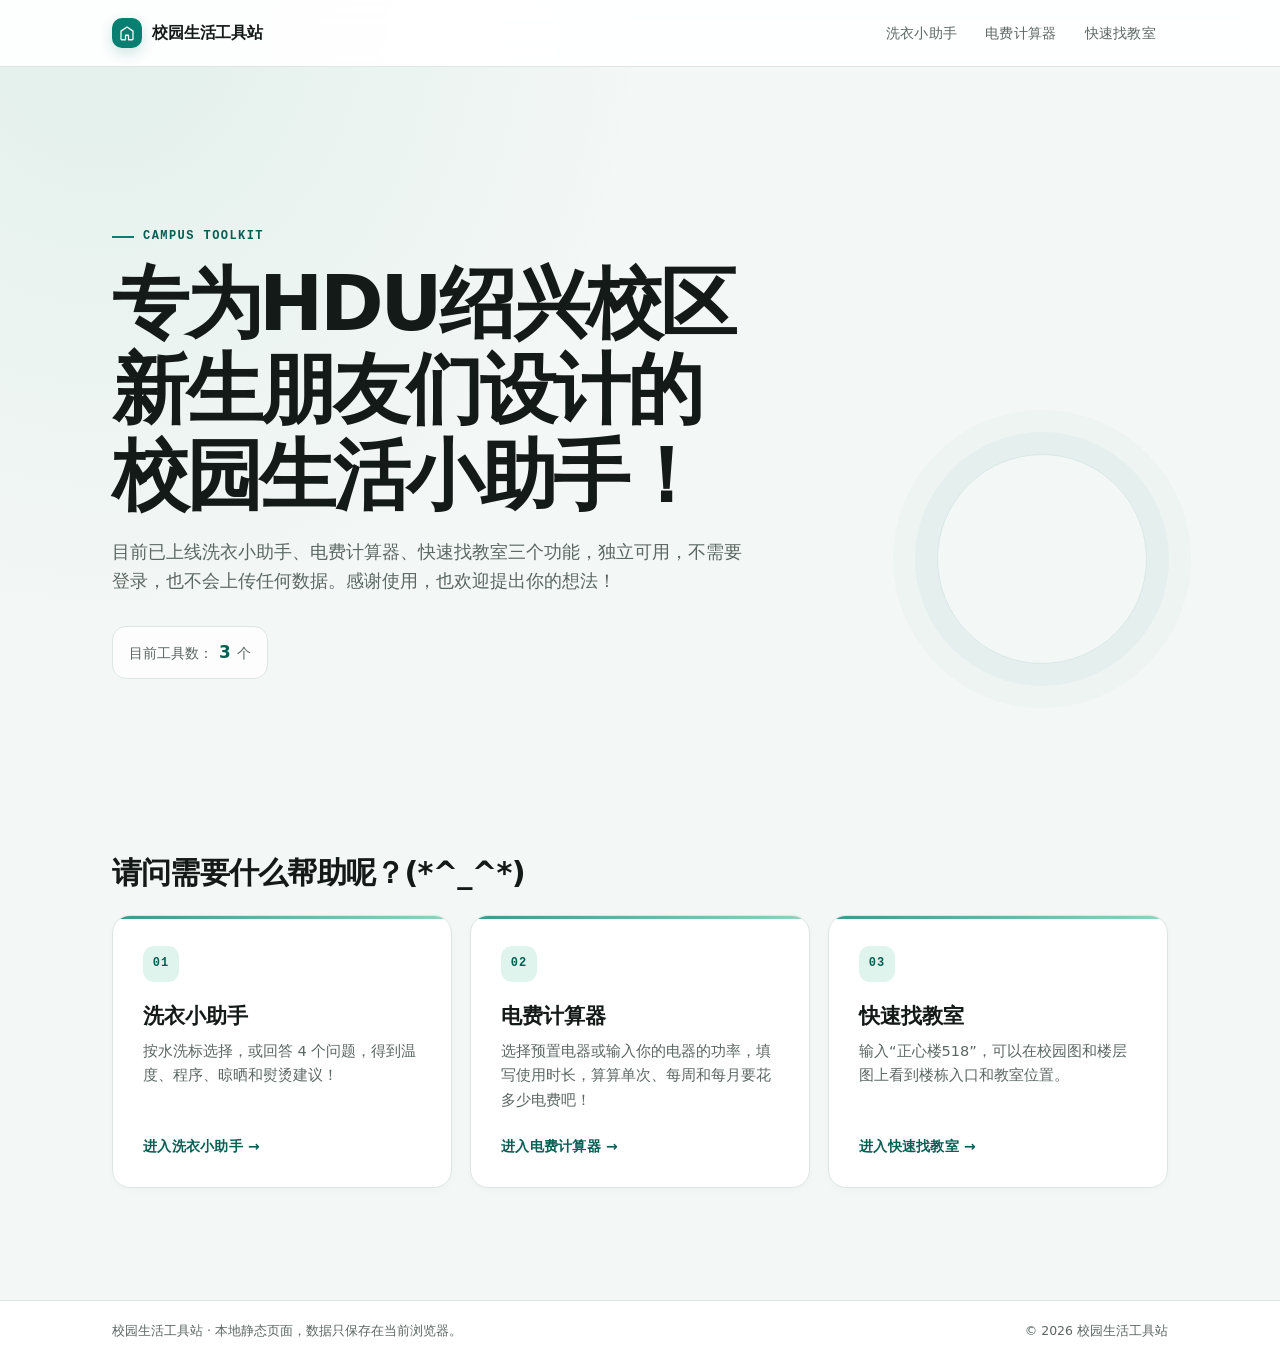
<file: index.html>
<!doctype html>
<html lang="zh-CN">
<head>
  <meta charset="utf-8">
  <meta name="viewport" content="width=device-width, initial-scale=1">
  <meta name="description" content="校园生活工具站：洗衣建议、宿舍电费估算和教室查找，三个本地静态工具。">
  <title>校园生活工具站</title>
  <link rel="stylesheet" href="css/style.css">
</head>
<body>
  <a class="skip-link" href="#main">跳到主要内容</a>

  <header class="site-header" data-component="SiteHeader">
    <div class="header-inner">
      <a class="brand" href="index.html" aria-label="校园生活工具站首页">
        <span class="brand-mark" aria-hidden="true">
          <svg viewBox="0 0 24 24" fill="none" stroke="currentColor" stroke-width="1.7" stroke-linecap="round" stroke-linejoin="round">
            <path d="M4 9.5 12 4l8 5.5V20a1 1 0 0 1-1 1h-5v-6H10v6H5a1 1 0 0 1-1-1V9.5Z"></path>
          </svg>
        </span>
        <span>校园生活工具站</span>
      </a>
      <nav class="site-nav" aria-label="主导航" data-component="PrimaryNav">
        <a href="laundry.html" data-nav="laundry">洗衣小助手</a>
        <a href="power.html" data-nav="power">电费计算器</a>
        <a href="findplace.html" data-nav="findplace">快速找教室</a>
      </nav>
    </div>
  </header>

  <main id="main" class="page" data-component="HomePage">
    <section class="home-hero" data-component="HomeHero" aria-labelledby="hero-title">
      <p class="eyebrow">CAMPUS TOOLKIT</p>
      <h1 id="hero-title">专为HDU绍兴校区新生朋友们设计的校园生活小助手！</h1>
      <p class="lede">目前已上线洗衣小助手、电费计算器、快速找教室三个功能，独立可用，不需要登录，也不会上传任何数据。感谢使用，也欢迎提出你的想法！</p>
      <div class="hero-meta" aria-label="站点概览">
        <span>目前工具数：<b>3</b>个</span>
      </div>
    </section>

    <section class="home-modules" data-component="HomeModules" aria-labelledby="modules-title">
      <div class="section-head">
        <h2 id="modules-title">请问需要什么帮助呢？(*^_^*)</h2>
      </div>
      <div class="module-grid">
        <a class="module-card" href="laundry.html" data-component="ModuleCard">
          <span class="module-index">01</span>
          <h3>洗衣小助手</h3>
          <p>按水洗标选择，或回答 4 个问题，得到温度、程序、晾晒和熨烫建议！</p>
          <span class="module-cta">进入洗衣小助手 →</span>
        </a>
        <a class="module-card" href="power.html" data-component="ModuleCard">
          <span class="module-index">02</span>
          <h3>电费计算器</h3>
          <p>选择预置电器或输入你的电器的功率，填写使用时长，算算单次、每周和每月要花多少电费吧！</p>
          <span class="module-cta">进入电费计算器 →</span>
        </a>
        <a class="module-card" href="findplace.html" data-component="ModuleCard">
          <span class="module-index">03</span>
          <h3>快速找教室</h3>
          <p>输入“正心楼518”，可以在校园图和楼层图上看到楼栋入口和教室位置。</p>
          <span class="module-cta">进入快速找教室 →</span>
        </a>
      </div>
    </section>
  </main>

  <footer class="site-footer" data-component="SiteFooter">
    <div class="footer-inner">
      <p>校园生活工具站 · 本地静态页面，数据只保存在当前浏览器。</p>
      <p>© <span data-year>2026</span> 校园生活工具站</p>
    </div>
  </footer>

  <script src="js/common.js"></script>
</body>
</html>
</file>
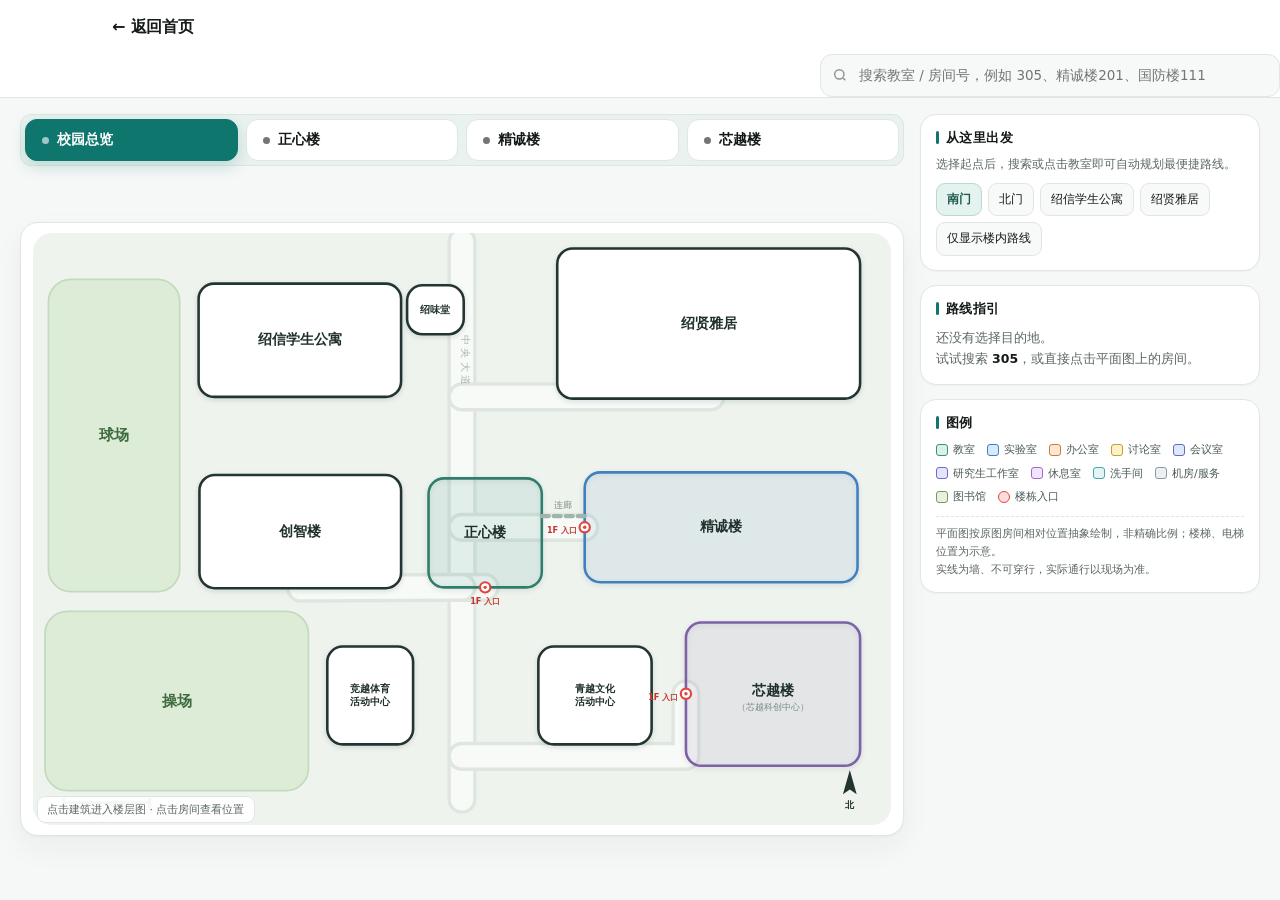
<file: findplace.html>
<!DOCTYPE html>
<html lang="zh-CN">
<head>
<meta charset="UTF-8">
<meta name="viewport" content="width=device-width, initial-scale=1">
<title>快速找教室 · 校园生活工具站</title>
<link rel="stylesheet" href="css/style.css">
<style>
  :root{
    --ink:#141a17; --muted:#5b6762; --line:#e0e6e2;
    --accent:#0f766e; --accent-soft:#e4f3ef;
    --bg:#f6f8f7; --card:#ffffff;
    --route:#e2453c;
  }
  *{box-sizing:border-box;}
  html,body{margin:0;padding:0;}
  body{
    background:var(--bg); color:var(--ink);
    font-family:"Segoe UI","PingFang SC","Microsoft YaHei",system-ui,-apple-system,sans-serif;
    -webkit-font-smoothing:antialiased;
  }
  /* 与站点其它页面一致的顶栏 */
  .sitebar{background:#fff;border-bottom:1px solid var(--line);}
  .sitebar-inner{
    max-width:1560px;margin:0 auto;padding:10px 20px;
    display:flex;align-items:center;justify-content:space-between;gap:10px 20px;flex-wrap:wrap;
  }
  .sbrand{display:inline-flex;align-items:center;gap:9px;color:var(--ink);font-size:14px;font-weight:600;text-decoration:none;}
  .sbrand-mark{
    display:grid;place-items:center;width:28px;height:28px;flex:0 0 auto;
    border:1px solid #c9d3ce;border-radius:8px;background:#eef3f1;color:#0a5a54;
  }
  .sbrand-mark svg{width:17px;height:17px;}
  .snav{display:flex;flex-wrap:wrap;gap:2px;}
  .snav a{padding:7px 11px;border-radius:8px;color:var(--muted);font-size:13.5px;font-weight:600;text-decoration:none;}
  .snav a:hover{background:#eef3f1;color:var(--ink);}
  .snav a[aria-current="page"]{background:var(--accent-soft);color:var(--accent);}

  header.appbar{
    position:sticky; top:0; z-index:30;
    background:rgba(255,255,255,.92); backdrop-filter:blur(10px);
    border-bottom:1px solid var(--line);
  }
  .hdr{
    max-width:1560px; margin:0 auto; padding:12px 20px;
    display:flex; align-items:center; gap:16px; flex-wrap:wrap;
  }
  .brand{display:flex; align-items:center; gap:10px;}
  .logo{
    width:34px;height:34px;border-radius:10px;background:var(--accent);
    display:grid;place-items:center;color:#fff;font-weight:700;font-size:15px;
    box-shadow:0 4px 10px rgba(15,118,110,.22);
  }
  .brand h1{font-size:16px;margin:0;font-weight:700;letter-spacing:.5px;}
  .brand p{margin:0;font-size:11px;color:var(--muted);letter-spacing:.3px;}
  .searchwrap{position:relative;flex:1 1 260px;min-width:0;max-width:460px;margin-left:auto;}
  .searchwrap input{
    width:100%;padding:10px 14px 10px 38px;border-radius:12px;border:1px solid var(--line);
    background:#f7f9f8;font-size:13.5px;outline:none;font-family:inherit;color:var(--ink);
    transition:.18s;
  }
  .searchwrap input:focus{background:#fff;border-color:var(--accent);box-shadow:0 0 0 3px rgba(15,118,110,.10);}
  .searchwrap svg{position:absolute;left:12px;top:50%;transform:translateY(-50%);opacity:.45;}
  .results{
    position:absolute;top:calc(100% + 6px);left:0;right:0;background:#fff;border:1px solid var(--line);
    border-radius:12px;box-shadow:0 16px 40px rgba(20,40,35,.14);overflow:hidden;display:none;z-index:50;
  }
  .results.show{display:block;}
  .result{
    padding:9px 12px;font-size:13px;display:flex;gap:8px;align-items:baseline;cursor:pointer;
    border-bottom:1px solid #f2f5f3;
  }
  .result:last-child{border-bottom:none;}
  .result:hover,.result.active{background:var(--accent-soft);}
  .result b{font-weight:700;}
  .result span{color:var(--muted);font-size:11.5px;}
  .result .bld{margin-left:auto;color:var(--accent);font-size:11px;white-space:nowrap;}

  .wrap{max-width:1560px;margin:0 auto;padding:16px 20px 40px;display:grid;grid-template-columns:minmax(0,1fr) 340px;gap:16px;align-items:start;}
  .main{min-width:0;}
  .tabs{display:flex;gap:8px;flex-wrap:wrap;margin-bottom:12px;}
  .tab{
    border:1px solid var(--line);background:#fff;color:var(--ink);
    padding:9px 16px;border-radius:12px;font-size:13.5px;cursor:pointer;font-family:inherit;
    display:flex;align-items:center;gap:8px;transition:.16s;font-weight:600;
  }
  .tab:hover{border-color:#c9d8d3;transform:translateY(-1px);}
  .tab.active{background:var(--accent);border-color:var(--accent);color:#fff;box-shadow:0 6px 16px rgba(15,118,110,.20);}
  .tab .dot{width:7px;height:7px;border-radius:50%;background:currentColor;opacity:.6;}
  .tab em{font-style:normal;font-weight:400;font-size:11px;opacity:.75;}

  .floorbar{display:flex;gap:6px;flex-wrap:wrap;align-items:center;margin:0 0 10px;min-height:34px;}
  .floorbar .lbl{font-size:12px;color:var(--muted);margin-right:4px;}
  .chip{
    min-width:38px;height:30px;padding:0 10px;border-radius:9px;border:1px solid var(--line);
    background:#fff;font-size:12.5px;cursor:pointer;font-family:inherit;color:var(--ink);font-weight:600;
  }
  .chip:hover{border-color:#c9d8d3;}
  .chip.active{background:var(--ink);color:#fff;border-color:var(--ink);}
  .chip.back{color:var(--accent);font-weight:700;}
  .chip.dim{opacity:.35;cursor:not-allowed;}

  .stage{
    background:var(--card);border:1px solid var(--line);border-radius:18px;
    padding:10px 12px;box-shadow:0 1px 2px rgba(20,40,35,.04),0 12px 30px rgba(20,40,35,.05);
    position:relative;overflow:hidden;
  }
  .stage svg{display:block;width:100%;height:auto;touch-action:manipulation;}
  .hint{
    position:absolute;left:16px;bottom:12px;font-size:11px;color:var(--muted);
    background:rgba(255,255,255,.9);padding:4px 9px;border-radius:8px;border:1px solid var(--line);
  }

  .side{display:flex;flex-direction:column;gap:14px;position:sticky;top:80px;}
  .card{background:var(--card);border:1px solid var(--line);border-radius:16px;padding:14px 15px;box-shadow:0 1px 2px rgba(20,40,35,.04);}
  .card h3{margin:0 0 10px;font-size:13px;letter-spacing:.4px;display:flex;align-items:center;gap:7px;}
  .card h3 .bar{width:3px;height:13px;border-radius:2px;background:var(--accent);}
  .card .sub{font-size:11.5px;color:var(--muted);line-height:1.6;margin:-2px 0 10px;}

  .startrow{display:flex;gap:6px;flex-wrap:wrap;}
  .startbtn{
    border:1px solid var(--line);background:#f8faf9;border-radius:9px;padding:6px 10px;
    font-size:12px;cursor:pointer;font-family:inherit;color:var(--ink);
  }
  .startbtn.active{background:var(--accent-soft);border-color:#b9d8cf;color:#1d5a4e;font-weight:700;}

  .empty{font-size:12.5px;color:var(--muted);line-height:1.7;}
  .empty b{color:var(--ink);}

  .routeinfo .target{font-size:15px;font-weight:700;display:flex;align-items:center;gap:6px;margin-bottom:2px;}
  .routeinfo .where{font-size:11.5px;color:var(--muted);margin-bottom:10px;}
  .steps{list-style:none;margin:0;padding:0;display:flex;flex-direction:column;gap:9px;}
  .steps li{display:flex;gap:9px;font-size:12.3px;line-height:1.55;}
  .steps .n{
    flex:0 0 19px;height:19px;border-radius:50%;background:var(--accent-soft);color:#1d5a4e;
    font-size:11px;display:grid;place-items:center;font-weight:700;margin-top:1px;
  }
  .sum{
    margin-top:12px;padding-top:10px;border-top:1px dashed var(--line);
    display:flex;justify-content:space-between;font-size:12px;color:var(--muted);
  }
  .sum b{color:var(--ink);font-size:14px;}

  .legend{display:flex;flex-wrap:wrap;gap:6px 12px;}
  .lg{display:flex;align-items:center;gap:5px;font-size:11px;color:#4a5b57;}
  .sw{width:12px;height:12px;border-radius:3px;border:1px solid;}
  .notes{font-size:10.5px;color:var(--muted);line-height:1.7;margin-top:10px;border-top:1px dashed var(--line);padding-top:8px;}

  /* svg */
  .room{cursor:pointer;transition:filter .12s;}
  .room:hover{filter:brightness(.965);}
  .room.sel{stroke:#e2453c !important;stroke-width:2.6 !important;filter:drop-shadow(0 0 5px rgba(226,69,60,.35));}
  .bldg{cursor:pointer;}
  .bldg:hover .bshape{stroke:var(--accent);stroke-width:4;}
  .route{fill:none;stroke:var(--route);stroke-width:5;stroke-linecap:round;stroke-linejoin:round;stroke-dasharray:10 8;animation:dash 1.1s linear infinite;filter:drop-shadow(0 1px 2px rgba(226,69,60,.28));}
  @keyframes dash{to{stroke-dashoffset:-36;}}
  .pin{animation:pulse 1.8s ease-out infinite;}
  @keyframes pulse{0%{r:6;opacity:.9}70%{r:15;opacity:0}100%{r:15;opacity:0}}
  .lbl{font-family:inherit;pointer-events:none;user-select:none;}
  .tiny{font-family:inherit;pointer-events:none;}

  @media (max-width:1080px){
    .wrap{grid-template-columns:1fr;padding:12px;}
    .side{position:static;flex-direction:row;flex-wrap:wrap;}
    .side .card{flex:1 1 300px;}
    .searchwrap{max-width:none;}
  }
  @media (max-width:640px){
    .-inner{padding:9px 14px;}
    .snav a{padding:6px 8px;font-size:13px;}
    .hdr{padding:10px 14px;gap:10px 12px;}
    .brand{flex:1 1 100%;min-width:0;}
    .brand h1{font-size:15px;}
    .searchwrap{flex:1 1 100%;min-width:0;max-width:none;margin-left:0;}
    .wrap{padding:12px 12px 32px;gap:12px;}
    .stage{padding:8px;}
    .tabs{gap:6px;}
    .tab{padding:8px 12px;font-size:13px;}
    .side{flex-direction:column;}
    .side .card{flex:1 1 auto;}
  }
</style>
</head>
<body>
  <header class="site-header">
    <div class="header-inner">
      <a class="brand" href="index.html">← 返回首页</a>
    </div>
    <div class="searchwrap">
      <svg width="16" height="16" viewBox="0 0 24 24" fill="none" stroke="currentColor" stroke-width="2.2">
        <circle cx="11" cy="11" r="7"></circle><path d="M20 20l-3.6-3.6"></path>
      </svg>
      <input id="q" type="text" placeholder="搜索教室 / 房间号，例如 305、精诚楼201、国防楼111" autocomplete="off">
      <div class="results" id="results"></div>
    </div>
</header>

<div class="wrap">
  <main class="main">
    <nav class="tabs" id="tabs"></nav>
    <div class="floorbar" id="floorbar"></div>
    <div class="stage">
      <svg id="map" xmlns="http://www.w3.org/2000/svg"></svg>
      <div class="hint" id="hint">点击建筑进入楼层图 · 点击房间查看位置</div>
    </div>
  </main>

  <aside class="side">
    <section class="card">
      <h3><span class="bar"></span>从这里出发</h3>
      <div class="sub">选择起点后，搜索或点击教室即可自动规划最便捷路线。</div>
      <div class="startrow" id="startrow"></div>
    </section>

    <section class="card" id="routecard">
      <h3><span class="bar"></span>路线指引</h3>
      <div id="routebody">
        <div class="empty">还没有选择目的地。<br>试试搜索 <b>305</b>，或直接点击平面图上的房间。</div>
      </div>
    </section>

    <section class="card">
      <h3><span class="bar"></span>图例</h3>
      <div class="legend" id="legend"></div>
      <div class="notes">
        平面图按原图房间相对位置抽象绘制，非精确比例；楼梯、电梯位置为示意。<br>
        实线为墙、不可穿行，实际通行以现场为准。
      </div>
    </section>
  </aside>
</div>

<script>
/* ============================================================
   基础工具
   ============================================================ */
const NS = 'http://www.w3.org/2000/svg';
const svg = document.getElementById('map');
const $ = (s) => document.querySelector(s);

function E(tag, attrs, parent){
  const n = document.createElementNS(NS, tag);
  if (attrs) for (const k in attrs){
    if (attrs[k] === null || attrs[k] === undefined) continue;
    n.setAttribute(k, attrs[k]);
  }
  if (parent) parent.appendChild(n);
  return n;
}
function txt(parent, x, y, s, opts = {}){
  const t = E('text', {
    x, y,
    'text-anchor': opts.anchor || 'middle',
    'font-size': opts.size || 12,
    'font-weight': opts.weight || 500,
    fill: opts.fill || '#20302d',
    'dominant-baseline': opts.baseline || 'middle',
    class: opts.cls || 'lbl'
  }, parent);
  t.textContent = s;
  return t;
}

/* 房间类型配色 */
const TYPES = {
  class:    { f:'#d9f2e6', s:'#3c9176', t:'#0f4c3b', n:'教室' },
  lab:      { f:'#d8e9fb', s:'#3f80c0', t:'#123f63', n:'实验室' },
  office:   { f:'#fde7d3', s:'#cf7a35', t:'#6b3410', n:'办公室' },
  discuss:  { f:'#fdf1c8', s:'#c3a02a', t:'#6b5410', n:'讨论室' },
  meeting:  { f:'#dfe7fb', s:'#5a6bc9', t:'#232f6b', n:'会议室' },
  study:    { f:'#e6e4fb', s:'#6f68d6', t:'#2f2a6b', n:'研究生工作室' },
  rest:     { f:'#f4e4fb', s:'#a06bc7', t:'#4d2a66', n:'休息室' },
  wc:       { f:'#e2f4f6', s:'#4aa3ad', t:'#154c52', n:'洗手间' },
  service:  { f:'#eceff4', s:'#8b98a8', t:'#3b4652', n:'机房/服务' },
  library:  { f:'#e9f0e1', s:'#7a9a5b', t:'#33481f', n:'图书馆' },
  hall:     { f:'#f7f8f6', s:'#b8c0b8', t:'#55605a', n:'公共空间' },
  atrium:   { f:'#f6f8f9', s:'#c8d0d6', t:'#8a959e', n:'中庭' }
};

/* 行 / 列 排布工具 */
function row(y, h, items, x0, x1, gap = 4){
  const sum = items.reduce((a, b) => a + (b[3] || 1), 0);
  const W = (x1 - x0) - gap * (items.length - 1);
  let x = x0;
  return items.map(it => {
    const w = W * (it[3] || 1) / sum;
    const r = { id: it[0], label: it[1], type: it[2], x, y, w, h };
    x += w + gap;
    return r;
  });
}
function col(x, w, items, y0, y1, gap = 4){
  const sum = items.reduce((a, b) => a + (b[3] || 1), 0);
  const H = (y1 - y0) - gap * (items.length - 1);
  let y = y0;
  return items.map(it => {
    const h = H * (it[3] || 1) / sum;
    const r = { id: it[0], label: it[1], type: it[2], x, y, w, h };
    y += h + gap;
    return r;
  });
}
const room = (id, label, type, x, y, w, h, extra) => Object.assign({ id, label, type, x, y, w, h }, extra || {});

/* ============================================================
   校园总览数据
   ============================================================ */
const CAMPUS = {
  W: 1000, H: 690,
  gateS: [735, 660],
  gateN: [735, 14],
  buildings: [
    { key:'qiuchang', name:'球场', kind:'ground', x:18, y:54, w:153, h:364, label:'球场' },
    { key:'shaoxin', name:'绍信学生公寓', kind:'dorm', x:193, y:59, w:236, h:132, label:'绍信学生公寓', entrance:[300,191] },
    { key:'shaowei', name:'绍味堂', kind:'food', x:436, y:61, w:66, h:57, label:'绍味堂', small:true },
    { key:'shaoxian', name:'绍贤雅居', kind:'dorm', x:611, y:18, w:353, h:175, label:'绍贤雅居', entrance:[790,193] },
    { key:'chuangzhi', name:'创智楼', kind:'teach', x:194, y:282, w:235, h:132, label:'创智楼', entrance:[312,414] },
    { key:'jingcheng', name:'精诚楼', kind:'teach', x:643, y:279, w:318, h:128, label:'精诚楼', entrance:[643,343] },
    { key:'zhengxin', name:'正心楼', kind:'teach', x:461, y:286, w:132, h:127, label:'正心楼', entrance:[527,413] },
    { key:'caochang', name:'操场', kind:'ground', x:14, y:441, w:307, h:209, label:'操场' },
    { key:'jingyue', name:'竞越体育活动中心', kind:'sport', x:343, y:482, w:100, h:114, label:'竞越体育活动中心', small:true },
    { key:'qingyue', name:'青越文化活动中心', kind:'sport', x:589, y:482, w:132, h:114, label:'青越文化活动中心', small:true },
    { key:'xinyue', name:'芯越楼', alias:'（芯越科创中心）', kind:'teach', x:761, y:454, w:203, h:167, label:'芯越楼', entrance:[761,537] }
  ],
  roads: [
    'M 500 10 L 500 660',
    'M 500 610 L 761 610 L 761 537',
    'M 500 343 L 643 343',
    'M 500 413 L 527 413',
    'M 500 191 L 790 191',
    'M 500 413 L 312 414'
  ]
};

/* ============================================================
   正心楼  —— 6 层
   ============================================================ */
const ZX_3 = {
  level: 3, H: 640,
  rooms: [
    ...row(70, 72, [
      ['wc','洗手间','wc',0.7], ['308','教室','class'], ['309','教室','class'],
      ['311','教室','class'], ['312','教室','class'], ['313','教室','class']
    ], 240, 862),
    ...col(860, 72, [
      ['314','休息室','rest',0.55], ['315','教室','class'], ['316','教室','class'],
      ['319','教室','class'], ['320','教室','class'], ['322','教室','class'],
      ['324','教室','class'], ['325','休息室','rest',0.55]
    ], 70, 502),
    ...row(500, 72, [
      ['dx','讨论室','discuss',0.85], ['305','教室','class'], ['304','教室','class'],
      ['303','教室','class'], ['302','教室','class'], ['301','教室','class']
    ], 70, 932),
    room('lib','图书馆','library',70,140,130,360,{vertical:true}),
    room('310','教室','class',340,180,300,58),
    room('321','教室','class',760,252,60,146),
    room('306','教室','class',340,402,300,58),
    room('311A','311-A 休息室','rest',646,180,52,58),
    room('311B','311-B 休息室','rest',646,246,52,58),
    room('317','317 讨论室','discuss',714,252,42,66),
    room('318','318 讨论室','discuss',714,326,42,66),
    room('323','323 讨论室','discuss',662,402,58,58),
    room('tea','茶水室','service',240,440,56,54),
    room('tel','电话间','service',300,440,56,54)
  ],
  corridors: [[[220,160],[840,160],[840,480],[220,480],[220,160]]],
  stairs: [
    { id:'nw', label:'楼梯', x:220, y:160 },
    { id:'ne', label:'电梯', x:840, y:160, kind:'lift' },
    { id:'sw', label:'楼梯', x:220, y:480 },
    { id:'se', label:'电梯', x:840, y:480, kind:'lift' }
  ],
  atrium: { x:240, y:180, w:580, h:280, label:'中庭上空' }
};

const ZX_4 = {
  level: 4, H: 640,
  rooms: [
    ...row(70, 72, [
      ['wc','洗手间','wc',0.7], ['409','教室','class'], ['410','教室','class'],
      ['412','教室','class'], ['413','教室','class'], ['414','教室','class',0.8], ['415','休息室','rest',0.8]
    ], 240, 862),
    ...col(860, 72, [
      ['416','教室','class'], ['417','教室','class'], ['420','教室','class'],
      ['421','教室','class'], ['423','教室','class'], ['425','教室','class']
    ], 70, 502),
    ...row(500, 72, [
      ['dx','讨论室','discuss',0.85], ['406','教室','class'], ['405','教室','class'],
      ['404','教室','class'], ['403','教室','class'], ['402','教室','class'], ['401','教室','class']
    ], 70, 932),
    room('lib','图书馆','library',70,140,130,360,{vertical:true}),
    room('411','教室','class',340,180,300,58),
    room('422','教室','class',760,252,60,146),
    room('407','教室','class',340,402,300,58),
    room('411A','411-A 休息室','rest',646,180,52,58),
    room('418','418 讨论室','discuss',714,252,42,66),
    room('419','419 讨论室','discuss',714,326,42,66),
    room('424','424 讨论室','discuss',662,402,58,58),
    room('tea','茶水间','service',240,440,56,54),
    room('tel','电话间','service',300,440,56,54)
  ],
  corridors: [[[220,160],[840,160],[840,480],[220,480],[220,160]]],
  stairs: [
    { id:'nw', label:'楼梯', x:220, y:160 },
    { id:'ne', label:'电梯', x:840, y:160, kind:'lift' },
    { id:'sw', label:'楼梯', x:220, y:480 },
    { id:'se', label:'电梯', x:840, y:480, kind:'lift' }
  ],
  atrium: { x:240, y:180, w:580, h:280, label:'中庭上空' }
};

const ZX_5 = {
  level: 5, H: 640,
  rooms: [
    ...row(70, 72, [
      ['506','多媒体阅览室','study',1.3], ['wc','洗手间','wc',0.6],
      ['507','教室','class'], ['512','教室','class'], ['513','教室','class']
    ], 240, 862),
    ...col(860, 72, [
      ['514','休息室','rest',0.6], ['515','教室','class'], ['518','教室','class'],
      ['521','教室','class'], ['522','休息室','rest',0.6]
    ], 70, 502),
    ...row(500, 72, [
      ['s1','静音休息室','rest',0.8], ['s2','静音休息室','rest',0.8], ['s3','静音休息室','rest',0.8],
      ['503','教室','class'], ['502','教室','class'], ['501','教室','class']
    ], 70, 932),
    room('lib','图书馆','library',70,140,130,360,{vertical:true}),
    room('510','教室','class',340,180,300,58),
    room('519','教室','class',760,252,60,146),
    room('504','教室','class',340,402,300,58),
    room('511','休息室','rest',640,180,58,58),
    room('516','516 讨论室','discuss',714,252,42,60),
    room('517','517 讨论室','discuss',714,318,42,60),
    room('520A','520-A 讨论室','discuss',660,252,50,40),
    room('520B','520-B 讨论室','discuss',660,300,50,40),
    room('523','523 讨论室','discuss',662,402,58,58),
    room('tea','茶水室','service',240,440,56,54)
  ],
  corridors: [[[220,160],[840,160],[840,480],[220,480],[220,160]]],
  stairs: [
    { id:'nw', label:'楼梯', x:220, y:160 },
    { id:'ne', label:'电梯', x:840, y:160, kind:'lift' },
    { id:'sw', label:'楼梯', x:220, y:480 },
    { id:'se', label:'电梯', x:840, y:480, kind:'lift' }
  ],
  atrium: { x:240, y:180, w:580, h:280, label:'中庭上空' }
};

const ZX_6 = {
  level: 6, H: 640,
  rooms: [
    ...row(70, 72, [
      ['622','办公室','office'], ['623','办公室','office'], ['624','办公室','office'],
      ['625','办公室','office'], ['626','办公室','office'], ['627','办公室','office'], ['628','办公室','office']
    ], 240, 862),
    ...col(860, 72, [
      ['631A1','631-A 办公室','office',1.1], ['631A2','631-A 办公室','office',1.1],
      ['634','办公室','office'], ['635','办公室','office'], ['636','工具间','service',0.7]
    ], 70, 502),
    ...row(500, 72, [
      ['610','办公室','office'], ['609','办公室','office'], ['608','办公室','office'],
      ['607','讨论室','discuss',0.9], ['606','办公室','office'], ['605','办公室','office'],
      ['604','讨论室','discuss',0.9], ['603','办公室','office'], ['602','办公室','office'], ['601','办公室','office']
    ], 70, 932),
    room('lib','值班 / 会议区','hall',70,140,130,360,{vertical:true}),
    room('621','621 值班室','office',70,140,130,36),
    room('620','620 值班室','office',70,180,130,36),
    room('619','619 值班室','office',70,220,130,36),
    room('618','618 值班室','office',70,260,130,36),
    room('616','616 会议室','meeting',70,300,130,40),
    room('615','615 会议室','meeting',70,344,130,40),
    room('614','614 值班室','office',70,388,130,36),
    room('613','613 值班室','office',70,428,130,36),
    room('612','612 值班室','office',70,468,130,36),
    room('611','611 值班室','office',70,508,130,36),
    room('629','629 讨论室','discuss',245,180,58,52),
    room('617','617 办公室','office',245,250,90,80),
    room('631C','631-C 办公室','office',742,252,70,86),
    room('633','633 办公室','office',742,360,70,86),
    room('630A','630-A 休息室','rest',600,180,52,52),
    room('630B','630-B 休息室','rest',656,180,52,52),
    room('tea','茶水间','service',240,430,56,54)
  ],
  corridors: [[[220,160],[840,160],[840,480],[220,480],[220,160]]],
  stairs: [
    { id:'nw', label:'楼梯', x:220, y:160 },
    { id:'ne', label:'电梯', x:840, y:160, kind:'lift' },
    { id:'sw', label:'楼梯', x:220, y:480 },
    { id:'se', label:'电梯', x:840, y:480, kind:'lift' }
  ],
  atrium: { x:240, y:180, w:580, h:280, label:'中庭上空' }
};

/* 6F 的西侧房间压缩到 70..572，避免与南侧行重叠 */
ZX_6.rooms = ZX_6.rooms.filter(r => !(r.x === 70 && r.y >= 140));
{
  const west = [
    ['621','621 值班室','office'], ['620','620 值班室','office'], ['619','619 值班室','office'],
    ['618','618 值班室','office'], ['616','616 会议室','meeting'], ['615','615 会议室','meeting'],
    ['614','614 值班室','office'], ['613','613 值班室','office'], ['612','612 值班室','office'],
    ['611','611 值班室','office']
  ];
  ZX_6.rooms.push(...col(70, 130, west, 140, 500, 3));
}

const ZX_2 = {
  level: 2, H: 600,
  rooms: [
    ...row(60, 78, [
      ['202','办公室','office'], ['203','办公室','office'], ['wc','洗手间','wc',0.6],
      ['204','教室','class'], ['205','教室','class'], ['206','教室','class']
    ], 140, 862),
    room('lib','图书馆','library',140,148,130,260,{vertical:true}),
    room('207','讨论间','discuss',660,160,100,66),
    room('208','讨论间','discuss',660,230,100,66),
    room('cafe','咖啡简餐','service',660,300,100,52),
    room('209','讨论间','discuss',660,356,100,52),
    room('xsg','校史馆','hall',150,420,150,124),
    room('201','办公室','office',312,424,84,66),
    room('210','办公室','office',406,424,84,66)
  ],
  corridors: [
    [[280,148],[660,148],[660,420],[280,420],[280,148]],
    [[280,300],[130,300]],
    [[660,300],[880,300]],
    [[420,420],[420,452]]
  ],
  stairs: [
    { id:'sw', label:'大阶梯', x:130, y:300 },
    { id:'se', label:'大阶梯', x:880, y:300 },
    { id:'nw', label:'楼梯', x:280, y:148 },
    { id:'ne', label:'楼梯', x:660, y:148 }
  ],
  atrium: { x:300, y:168, w:340, h:234, label:'中庭上空' },
  entrances: [
    { x:500, y:60, label:'北门', main:false },
    { x:500, y:544, label:'南门', main:true },
    { x:930, y:300, label:'连廊口', main:false }
  ]
};

/* ---------- 正心楼 1F：两大分区 ---------- */
const ZX_1 = {
  level: 1, H: 870,
  rooms: [],
  corridors: [
    [[500,790],[500,100]],
    [[70,129],[930,129]],
    [[70,209],[930,209]],
    [[70,289],[930,289]],
    [[70,369],[930,369]],
    [[70,449],[930,449]],
    [[70,529],[930,529]],
    [[70,609],[930,609]],
    [[70,689],[930,689]],
    [[70,769],[930,769]]
  ],
  stairs: [
    { id:'nw', label:'楼梯', x:470, y:129 },
    { id:'ne', label:'楼梯', x:560, y:129 },
    { id:'sw', label:'大阶梯', x:105, y:369 },
    { id:'se', label:'大阶梯', x:905, y:369 }
  ],
  entrances: [
    { x:500, y:790, label:'南门', main:true },
    { x:500, y:60,  label:'北门', main:false }
  ]
};
{
  const R = ZX_1.rooms;
  // 西侧
  R.push(...row(60, 58, [['130','教室','class'],['131','教室','class'],['132','休息室','rest'],['wc1','洗手间','wc',0.8]], 70, 440));
  R.push(...row(140,58, [['129','外送暂存','service'],['127','讨论间','discuss'],['126','讨论间','discuss'],['128','图书管理','service']], 70, 440));
  R.push(room('miji','密集书库','library',70,220,178,58));
  R.push(room('124','124 会议室','meeting',253,220,187,58));
  R.push(room('djt','大阶梯','hall',70,300,78,122,{vertical:true}));
  R.push(room('118','118 决策指挥中心','office',155,300,142,58));
  R.push(room('kz','控制室','service',303,300,137,28));
  R.push(room('123','123 会议室','meeting',303,332,137,90));
  R.push(room('117','117 装备储藏','service',155,382,142,58));
  R.push(...row(460,58, [['121','机房','service'],['120','机房','service'],['119','机房','service'],['xf','消防监控','service'],['115','矛盾纠纷处置','office']], 70, 440));
  R.push(...row(540,58, [['116','监控查看','service'],['114','消防器材','service'],['113','体能训练','service'],['112','校卫队会议','meeting'],['111','安全保卫部','office']], 70, 440));
  R.push(...row(620,58, [['107','教室','class'],['106','教室','class'],['105','财务报销大厅','hall'],['110','指挥中心','office'],['109','安全保卫部','office']], 70, 440));
  R.push(...row(700,58, [['104','办公室','office'],['103','办公室','office'],['102','办公室','office'],['101','办公室','office'],['108','安全保卫部','office']], 70, 440));
  // 东侧
  R.push(...row(60,58, [['133','教室','class'],['136','教室','class'],['134','讨论间','discuss'],['135','讨论间','discuss']], 560, 930));
  R.push(...row(140,58, [['137','教室','class'],['138','教室','class'],['141','档案室','service',1.2]], 560, 930));
  R.push(...row(220,58, [['140','讨论间','discuss'],['142','讨论间','discuss'],['143','讨论间','discuss'],['144','讨论间','discuss']], 560, 930));
  R.push(...row(300,58, [['145','讨论间','discuss'],['146','讨论间','discuss'],['147','讨论间','discuss'],['148','财务档案','service',1.3]], 560, 930));
  R.push(...row(380,58, [['150','讨论间','discuss'],['151','档案接待','hall',1.3],['149','保密室','service'],['152','档案办公','office',1.2]], 560, 930));
  R.push(room('139','139 讨论室','discuss',560,460,96,58));
  R.push(room('153','153 教室','class',662,460,196,58));
  R.push(room('lift','电梯厅','hall',864,460,66,58));
  R.push(room('lobby','入口大厅','hall',440,726,120,62));
  R.push(room('rest','休息区','hall',560,620,200,58));
}

const ZX_FLOORS = [ZX_1, ZX_2, ZX_3, ZX_4, ZX_5, ZX_6];

/* ============================================================
   精诚楼（原南科研楼） —— 8 层
   ============================================================ */
function jcUpper(level){
  const p = String(level);
  const n = (k) => p + String(k).padStart(2,'0');
  if (level === 3){
    return {
      north: [
        [n(27),'实验室','lab',1.2], [n(29),'工作室','study'], [n(31),'工作室','study'],
        [n(33),'工作室','study'], [n(35),'工作室','study'], ['wc','洗手间','wc',0.6],
        [n(37),'工作室','study'], [n(39),'工作室','study'], [n(41),'工作室','study'],
        ['share','共享空间','hall',1.1]
      ],
      row2: [
        [n(14),'办公室','office'], [n(16),'办公室','office'], [n(18),'办公室','office'], [n(20),'办公室','office'],
        [n(22),'办公室','office'], [n(24),'办公室','office'], [n(26),'办公室','office'], [n(28),'办公室','office'],
        [n(30),'办公室','office'],
        [n(32),'办公室','office'], [n(34),'办公室','office'], [n(36),'办公室','office'], [n(38),'办公室','office'],
        [n(40),'办公室','office'], [n(42),'办公室','office'], [n(44),'办公室','office'], [n(46),'办公室','office'],
        [n(43),'会议室','meeting']
      ],
      east: [
        [n(48),'工作室','study'], [n(45),'实验室','lab'], [n(47),'工作室','study'], [n(49),'工作室','study'],
        [n(51),'工作室','study'], [n(53),'工作室','study'], [n(55),'工作室','study'], [n(57),'工作室','study']
      ],
      innerSouth: [
        [n(12),'工作室','study'], [n(10),'工作室','study'], [n(8),'工作室','study'],
        [n(6),'工作室','study'], [n(4),'工作室','study'], [n(2),'工作室','study']
      ],
      bottom: [
        [n(25),'办公室','office'], [n(23),'办公室','office'], [n(21),'办公室','office'],
        [n(19),'办公室','office'], [n(17),'办公室','office'], [n(15),'办公室','office'],
        [n(13),'实验室','lab'], [n(11),'实验室','lab'],
        [n(9),'办公室','office'], [n(7),'办公室','office'], [n(5),'办公室','office'], [n(3),'办公室','office'],
        [n(1),'工作室','study']
      ]
    };
  }
  if (level === 4){
    return {
      north: [
        [n(21),'工作室','study'], [n(23),'工作室','study'], [n(25),'工作室','study'], [n(27),'工作室','study'],
        [n(29),'工作室','study'], [n(31),'工作室','study'], [n(33),'库房','service',0.8],
        [n(35),'工作室','study'], [n(37),'工作室','study']
      ],
      row2: [
        [n(14),'实验室','lab'], [n(16),'办公室','office'], [n(18),'办公室','office'], [n(20),'办公室','office'],
        [n(22),'办公室','office'], [n(24),'办公室','office'], [n(26),'办公室','office'], [n(28),'办公室','office'],
        [n(30),'实验室','lab'], [n(32),'办公室','office'], [n(34),'办公室','office'], [n(36),'办公室','office'],
        [n(38),'工作室','study'], [n(40),'办公室','office'], [n(42),'会议室','meeting']
      ],
      east: [],
      innerSouth: [
        [n(12),'工作室','study'], [n(10),'工作室','study'], [n(8),'工作室','study'],
        [n(6),'工作室','study'], [n(4),'工作室','study'], [n(2),'工作室','study']
      ],
      bottom: [
        [n(1),'会议室','meeting'], [n(3),'工作室','study'], [n(5),'工作室','study'],
        [n(7),'工作室','study'], [n(9),'实验室','lab'], [n(11),'办公室','office'],
        [n(13),'办公室','office'], [n(15),'库房','service',0.8], [n(17),'办公室','office'],
        [n(19),'会议室','meeting']
      ]
    };
  }
  // 5-8 层同一格局
  return {
    north: [
      [n(12),'工作室','study'], [n(10),'工作室','study'], [n(8),'工作室','study'],
      [n(6),'工作室','study'], [n(4),'工作室','study'], [n(2),'工作室','study']
    ],
    row2: [
      [n(23),'会议室','meeting'], [n(21),'办公室','office'], [n(19),'库房','service',0.8],
      [n(17),'办公室','office'], [n(15),'办公室','office'], [n(13),'办公室','office'],
      [n(11),'办公室','office'], [n(9),'办公室','office']
    ],
    east: [
      [n(1),'会议室','meeting'], [n(3),'实验室','lab'], [n(5),'工作室','study'], [n(7),'工作室','study']
    ],
    innerSouth: [],
    bottom: []
  };
}

function jcFloor(level){
  const H = 800;
  const base = {
    level, H,
    rooms: [],
    corridors: [
      [[270,250],[850,250],[850,640],[270,640],[270,250]],
      [[500,250],[500,90]],
      [[500,640],[500,740]],
      [[270,450],[160,450]]
    ],
    stairs: [
      { id:'nw', label:'楼梯', x:270, y:250 },
      { id:'ne', label:'电梯', x:850, y:250, kind:'lift' },
      { id:'sw', label:'楼梯', x:270, y:640 },
      { id:'se', label:'电梯', x:850, y:640, kind:'lift' }
    ],
    atrium: { x:290, y:268, w:530, h:352, label:'中庭 / 共享空间' },
    wing: { x:160, y:300, w:100, h:340 }
  };

  if (level === 1){
    base.rooms = [
      ...row(60, 74, [
        ['137','','hall',0.8], ['139','139 会议室','meeting',1.2], ['141','','hall',0.8],
        ['143','143 研究生工作室','study',1.2], ['145','145 研究生工作室','study',1.2],
        ['hall','大厅','hall',1.2], ['share','共享空间','hall',1.1]
      ], 250, 930),
      ...row(160, 74, [
        ['112','112 工作室','study'], ['114','114 工作室','study'], ['116','','hall',0.6],
        ['118','','hall',0.6], ['120','120 办公室','office'], ['122','122 办公室','office'],
        ['124','124 办公室','office'], ['126','126 办公室','office'],
        ['147','147 专用实验室','lab',1.4]
      ], 250, 930),
      ...col(860, 72, [
        ['149','','service',0.8], ['151','151 值班室','office',0.9], ['153','153 实验室','lab',1.3],
        ['155','155 管理室','office',0.9], ['157','','service',0.8]
      ], 260, 640),
      ...row(650, 70, [
        ['225','225 办公室','office',1.2], ['115','','office',0.7], ['113','','office',0.7],
        ['111','','office',0.7], ['109','','office',0.7], ['107','','office',0.7],
        ['105','','service',0.7], ['103','103 交电所','service',0.9], ['101','101 工作室','study']
      ], 250, 930),
      ...row(560, 70, [
        ['110','110 心理室','office',1.0], ['108','108 工作室','study',1.2], ['106','106 工作室','study',1.2],
        ['104','104 工作室','study',1.2], ['102','102 实验室','lab',1.4], ['water','开水房','service',0.8]
      ], 460, 850)
    ];
    const wing = ['135','133','131','129','127','125','123','119','121'];
    base.rooms.push(...col(70, 76, wing.map((v,i)=>[v, i===0?'':'', 'hall']), 300, 640, 3));
    base.wing = { x:62, y:292, w:88, h:356 };
  } else if (level === 2){
    base.rooms = [
      ...row(60, 74, [
        ['239','','hall',0.9], ['241','241 工作室','study',1.1], ['243','243 工作室','study',1.1],
        ['245','245 会议室','meeting',1.2], ['hall','大厅','hall',1.1], ['share','共享空间','hall',1.1]
      ], 250, 930),
      ...row(160, 74, [
        ['210','210 教室','class'], ['212','212 教室','class'], ['214','214 教室','class'],
        ['216','216 办公室','office'], ['218','218 办公室','office'],
        ['247','247 工作室','study'], ['251','251 工作室','study'], ['253','253 工作室','study']
      ], 250, 930),
      ...col(860, 72, [
        ['255','255 工作室','study',1.1], ['255A','255-A','service',0.7],
        ['257','257 办公室','office'], ['259','','service',0.8]
      ], 260, 560),
      ...row(560, 70, [
        ['208','208 工作室','study'], ['206','206 工作室','study'],
        ['204','204 实验室','lab',1.2], ['202','202 实验室','lab',1.2]
      ], 460, 850),
      ...row(660, 70, [
        ['227','','office',0.7], ['225','','office',0.7], ['223','','office',0.7], ['221','','office',0.7],
        ['219','','office',0.7], ['217','','office',0.7], ['215','','office',0.7], ['213','','office',0.7],
        ['211','','office',0.7], ['209','','office',0.7], ['207','','office',0.7],
        ['205','205 工作室','study',1.1], ['203','203 工作室','study',1.1], ['201','201 会议室','meeting',1.2]
      ], 250, 930)
    ];
    const wing = ['235','233','231','229'];
    const wr = col(160, 100, wing.map(v=>[v, v+' 教室','class']), 300, 640, 4);
    base.rooms.push(...wr);
  } else {
    const d = jcUpper(level);
    // 3F 以上房间多，改为加高的双层排布，避免一行挤满
    base.H = 900;
    base.corridors = [
      [[270,340],[850,340],[850,720],[270,720],[270,340]],
      [[500,340],[500,90]],
      [[500,720],[500,800]],
      [[270,540],[160,540]]
    ];
    base.stairs = [
      { id:'nw', label:'楼梯', x:270, y:340 },
      { id:'ne', label:'电梯', x:850, y:340, kind:'lift' },
      { id:'sw', label:'楼梯', x:270, y:720 },
      { id:'se', label:'电梯', x:850, y:720, kind:'lift' }
    ];
    base.atrium = { x:300, y:358, w:520, h:330, label:'中庭 / 共享空间' };
    base.wing = { x:160, y:390, w:100, h:300 };

    const half = Math.ceil(d.row2.length / 2);
    base.rooms = [
      ...row(60, 76, d.north, 250, 930),
      ...row(160, 76, d.row2.slice(0, half), 250, 930),
      ...row(246, 76, d.row2.slice(half), 250, 930),
      ...col(860, 72, d.east, 360, 700),
      ...row(610, 70, d.innerSouth, 400, 845),
      ...row(740, 76, d.bottom, 250, 930),
      room('water','开水间','service',700,470,60,50)
    ];
    if (level >= 5 && level <= 8){
      base.rooms.push(room('tea','茶水间','service',610,470,60,50));
    }
    // 露台
    base.rooms.push(room('terrace','露台','hall',170,752,64,64,{vertical:true}));
  }
  if (level === 2){
    base.entrances = [{ x:160, y:450, label:'西门', main:true }];
    base.link = { x:500, y:60, label:'连廊通正心楼' };
  } else if (level === 1){
    base.entrances = [{ x:160, y:450, label:'西门', main:true }];
  }
  return base;
}

const JC_FLOORS = [1,2,3,4,5,6,7,8].map(jcFloor);

/* ============================================================
   芯越楼（原国防楼） —— 3 层
   ============================================================ */
function XY(level){
  const H = 760;
  const base = {
    level, H, rooms: [],
    corridors: [
      [[300,150],[840,150],[840,560],[250,560],[250,250]],
      [[250,250],[160,250]],
      [[500,560],[500,640]]
    ],
    stairs: [
      { id:'nw', label:'楼梯', x:290, y:150 },
      { id:'ne', label:'电梯', x:850, y:150, kind:'lift' },
      { id:'sw', label:'楼梯', x:290, y:560 },
      { id:'se', label:'楼梯', x:850, y:560 }
    ],
    courtyard: { x:300, y:250, w:520, h:290, label:'内院' },
    entrances: [{ x:130, y:500, label:'西门', main:true }, { x:500, y:700, label:'南门' }]
  };
  if (level === 1){
    base.rooms = [
      ...row(60, 76, [
        ['117','117 实验室','lab',1.2], ['119','119 实验室','lab',1.2], ['121','121 实验室','lab',1.2],
        ['wc','洗手间','wc',0.7], ['123','123 实验室','lab',1.2]
      ], 260, 880),
      ...row(160, 76, [
        ['106','106 实验室','lab',1.2], ['108','108 实验室','lab',1.2],
        ['110','110 实验室','lab',1.4], ['112','112 实验室','lab',1.4]
      ], 330, 880),
      ...col(130, 110, [
        ['115','115 教室','class',1.6], ['113','113 门卫','office',0.7], ['111','111 教室','class',1.8]
      ], 260, 620),
      ...row(600, 80, [
        ['107','','service',0.9], ['105','105 企业展厅','hall',1.5], ['104','104 教室','class',1.0],
        ['102','102 会议室','meeting',1.2], ['103','103 教室','class',1.2], ['101','101 教室','class',1.4]
      ], 140, 880, 6)
    ];
  } else if (level === 2){
    base.rooms = [
      ...row(60, 76, [
        ['219','219 教室','class',1.3], ['221','221 教具间','service',0.9], ['223','223 教室','class',1.4],
        ['wc','洗手间','wc',0.7], ['225','225 办公室','office',1.0]
      ], 240, 880),
      ...row(160, 76, [
        ['214','214 办公室','office',0.8], ['216','216 教室','class'], ['218','218 教室','class'],
        ['220','220 教室','class'], ['222','222 教室','class']
      ], 300, 880),
      ...col(130, 110, [
        ['215','215 教室','class',1.5], ['213','213 教室','class',1.5],
        ['211','211 办公室','office',0.75], ['209','209 教室','class',1.5], ['212','212 办公室','office',0.75]
      ], 250, 640),
      ...row(600, 80, [
        ['210','210 教室','class'], ['208','208 教室','class'], ['206','206 会议室','meeting'],
        ['204','204 休息室','rest'], ['202','202 会议室','meeting'],
        ['203','203 教室','class',1.2], ['201','201 教室','class',1.6]
      ], 250, 880, 6),
      room('terrace','阳台','hall',890,470,40,110,{vertical:true}),
      room('lib2','图文二楼','library',240,60,92,60,{vertical:true})
    ];
  } else {
    base.rooms = [
      ...row(60, 76, [
        ['315','315 工具间','service',0.9], ['308','308 办公室','office',1.1],
        ['313','313 教室','class',1.4], ['wc','洗手间','wc',0.7], ['311','311 教室','class',1.4]
      ], 240, 880),
      ...col(130, 110, [
        ['309','309 办公室','office',1.2], ['307','307 教室','class',1.6], ['306','306 办公室','office',1.2]
      ], 250, 560),
      ...row(600, 80, [
        ['304','304 办公室','office',1.2], ['302','302 办公室','office',1.2], ['305','305 办公室','office',1.2],
        ['303','303 办公室','office',1.2], ['301','301 办公室','office',1.4]
      ], 250, 880, 6),
      room('terrace','阳台','hall',890,470,40,110,{vertical:true})
    ];
  }
  return base;
}
const XY_FLOORS = [1,2,3].map(XY);

/* ============================================================
   建筑注册
   ============================================================ */
const BUILDINGS = {
  zhengxin: {
    key:'zhengxin', name:'正心楼', alias:'', tag:'教学主楼',
    color:'#2f7d6d', floors: ZX_FLOORS,
    campusEntrance:[527,413], campusName:'正心楼南门',
    desc:'六层教学与办公综合楼，中庭式环形走廊。'
  },
  jingcheng: {
    key:'jingcheng', name:'精诚楼', alias:'南科研楼', tag:'科研楼',
    color:'#3f80c0', floors: JC_FLOORS,
    campusEntrance:[643,343], campusName:'精诚楼西门',
    desc:'八层科研楼，二层有连廊通往正心楼。'
  },
  xinyue: {
    key:'xinyue', name:'芯越楼', alias:'国防楼', tag:'教学科研',
    color:'#7b61a8', floors: XY_FLOORS,
    campusEntrance:[761,537], campusName:'芯越楼西门',
    desc:'三层教学科研楼，环绕内院布置。'
  }
};

const START_POINTS = {
  'gate-s': { name:'南门', pt:[500,660], short:'南门' },
  'gate-n': { name:'北门', pt:[500,14],  short:'北门' },
  'shaoxin':{ name:'绍信学生公寓', pt:[300,191], short:'绍信公寓' },
  'shaoxian':{ name:'绍贤雅居', pt:[790,193], short:'绍贤雅居' },
  'none':   { name:'仅显示楼内路线', pt:null, short:'楼内' }
};

/* ============================================================
   状态
   ============================================================ */
const S = {
  view:'campus',
  building:'zhengxin',
  floor:0,
  selected:null,       // {bId, floor, roomId}
  start:'gate-s',
  route:null
};

/* ============================================================
   校园地图绘制
   ============================================================ */
const ICONS = {
  stair: (g,x,y,scale=1)=>{},
};

function drawCampus(){
  svg.setAttribute('viewBox', `0 0 ${CAMPUS.W} ${CAMPUS.H}`);
  svg.innerHTML = '';
  const defs = E('defs', {}, svg);
  const pat = E('pattern', { id:'hatch', width:10, height:10, patternUnits:'userSpaceOnUse', patternTransform:'rotate(45)' }, defs);
  E('line', { x1:0,y1:0,x2:0,y2:10, stroke:'#d8e2dc', 'stroke-width':1.4 }, pat);
  const sh = E('filter', { id:'soft', x:'-20%', y:'-20%', width:'140%', height:'140%' }, defs);
  E('feDropShadow', { dx:0, dy:2, stdDeviation:3, 'flood-color':'#1b3b32', 'flood-opacity':0.13 }, sh);

  // 背景
  E('rect', { x:0,y:0,width:CAMPUS.W,height:CAMPUS.H, fill:'#eef3ee', rx:22 }, svg);

  // 草坪 / 操场
  const grounds = CAMPUS.buildings.filter(b => b.kind === 'ground');
  grounds.forEach(g=>{
    E('rect', { x:g.x, y:g.y, width:g.w, height:g.h, rx:26, fill:'#dcecd7', stroke:'#c3dabc', 'stroke-width':2 }, svg);
    txt(svg, g.x+g.w/2, g.y+g.h/2, g.label, { size:18, weight:700, fill:'#3f6b3f' });
  });

  // 道路
  CAMPUS.roads.forEach(d=>{
    E('path', { d, fill:'none', stroke:'#dfe6e0', 'stroke-width':34, 'stroke-linecap':'round', 'stroke-linejoin':'round' }, svg);
    E('path', { d, fill:'none', stroke:'#f7faf7', 'stroke-width':26, 'stroke-linecap':'round', 'stroke-linejoin':'round' }, svg);
  });
  // 中央大道文字
  const roadLbl = E('text', { x:0, y:0, 'font-size':11.5, fill:'#a9b6b0', 'letter-spacing':4, 'text-anchor':'middle', class:'lbl' }, svg);
  roadLbl.textContent = '中央大道';
  roadLbl.setAttribute('transform','translate(500,150) rotate(90)');

  // 建筑
  CAMPUS.buildings.filter(b=>b.kind!=='ground').forEach(b=>{
    const g = E('g', { class:'bldg', 'data-key':b.key }, svg);
    const isReal = !!BUILDINGS[b.key];
    const fill = isReal ? (BUILDINGS[b.key].color + '14') : '#ffffff';
    const stroke = isReal ? BUILDINGS[b.key].color : '#233531';
    const r = E('rect', {
      class:'bshape', x:b.x, y:b.y, width:b.w, height:b.h, rx:18,
      fill, stroke, 'stroke-width':3, filter:'url(#soft)'
    }, g);
    if (b.small){
      const lines = b.label.match(/.{1,4}/g) || [b.label];
      lines.forEach((ln,i)=>txt(g, b.x+b.w/2, b.y+b.h/2 + (i-(lines.length-1)/2)*16, ln, { size:11.5, weight:600 }));
    } else {
      txt(g, b.x+b.w/2, b.y+b.h/2 - (b.alias?4:0), b.label, { size:16, weight:700 });
      if (b.alias) txt(g, b.x+b.w/2, b.y+b.h/2+16, b.alias, { size:10.5, fill:'#7a8b86', weight:500 });
    }
    // 入口点
    if (b.entrance && isReal){
      const ex = b.entrance[0], ey = b.entrance[1];
      const cx = b.x + b.w/2, cy = b.y + b.h/2;
      E('circle', { cx:ex, cy:ey, r:6, fill:'#fff', stroke:'#e2453c', 'stroke-width':2.5 }, g);
      E('circle', { cx:ex, cy:ey, r:2, fill:'#e2453c' }, g);
      let lx = ex, ly = ey + 16, anchor = 'middle';
      if (Math.abs(ey - cy) < b.h*0.3 && Math.abs(ex - cx) > b.w*0.3){
        lx = ex + (ex < cx ? -9 : 9); ly = ey + 4; anchor = ex < cx ? 'end' : 'start';
      } else if (ey < cy){
        ly = ey - 9;
      }
      txt(g, lx, ly, '1F 入口', { anchor, size:9.5, weight:700, fill:'#c3362d' });
    }
    const ttl = E('title', {}, g);
    ttl.textContent = b.alias ? `${b.name}（${b.alias}）` : b.name;
    g.addEventListener('click', ()=>{
      if (isReal){ openBuilding(b.key); }
      else { S.selected = null; S.route = null; render(); toast(`${b.name} 暂无楼层平面图`); }
    });
  });

  // 连廊
  E('line', { x1:593, y1:330, x2:643, y2:330, stroke:'#9fb4ac', 'stroke-width':5, 'stroke-dasharray':'8 6', 'stroke-linecap':'round' }, svg);
  txt(svg, 618, 318, '连廊', { size:10, fill:'#7d8f88' });

  // 指北针
  const cg = E('g', { transform:'translate(952,644)' }, svg);
  E('path', { d:'M0,-18 L8,10 L0,4.5 L-8,10 Z', fill:'#233531' }, cg);
  txt(cg, 0, 23, '北', { size:11, weight:700 });

  // 路线
  if (S.route && S.route.campus){
    E('path', {
      class:'route',
      d: ptsToPath(S.route.campus.points)
    }, svg);
    const a = S.route.campus.points[0], z = S.route.campus.points[S.route.campus.points.length-1];
    E('circle', { cx:a[0], cy:a[1], r:7, fill:'#e2453c', stroke:'#fff', 'stroke-width':3 }, svg);
    E('circle', { cx:z[0], cy:z[1], r:7, fill:'#fff', stroke:'#e2453c', 'stroke-width':3 }, svg);
    E('circle', { class:'pin', cx:z[0], cy:z[1], r:6, fill:'#e2453c', opacity:.55 }, svg);
  }

  // 比例尺
  E('line', { x1:36, y1:664, x2:136, y2:664, stroke:'#8aa09a', 'stroke-width':3 }, svg);
  E('line', { x1:36, y1:658, x2:36, y2:670, stroke:'#8aa09a', 'stroke-width':3 }, svg);
  E('line', { x1:136, y1:658, x2:136, y2:670, stroke:'#8aa09a', 'stroke-width':3 }, svg);
  txt(svg, 86, 678, '约 40 m', { size:10, fill:'#8aa09a' });
}
function ptsToPath(pts){
  return pts.map((p,i)=> (i? 'L':'M') + p[0].toFixed(1) + ' ' + p[1].toFixed(1)).join(' ');
}

/* ============================================================
   楼层绘制
   ============================================================ */
function drawFloor(){
  const b = BUILDINGS[S.building];
  const f = b.floors[S.floor];
  const H = f.H || 700;
  svg.setAttribute('viewBox', `0 0 1000 ${H}`);
  svg.innerHTML = '';

  const defs = E('defs', {}, svg);
  const pat = E('pattern', { id:'ath', width:12, height:12, patternUnits:'userSpaceOnUse', patternTransform:'rotate(45)' }, defs);
  E('line', { x1:0,y1:0,x2:0,y2:12, stroke:'#dfe6ea', 'stroke-width':1.2 }, pat);

  E('rect', { x:0, y:0, width:1000, height:H, fill:'#ffffff' }, svg);

  // 建筑外轮廓
  E('rect', { x:52, y:44, width:896, height:H-88, rx:12, fill:'#fbfcfb', stroke:'#1f2d2b', 'stroke-width':3.5 }, svg);

  // 中庭
  if (f.atrium){
    E('rect', {
      x:f.atrium.x, y:f.atrium.y, width:f.atrium.w, height:f.atrium.h,
      rx:6, fill:'url(#ath)', stroke:'#d3dbe0', 'stroke-width':1.5
    }, svg);
    if (f.atrium.label){
      txt(svg, f.atrium.x+f.atrium.w/2, f.atrium.y+f.atrium.h/2, f.atrium.label, { size:15, fill:'#9aa6ae', weight:600 });
    }
  }
  if (f.courtyard){
    E('rect', { x:f.courtyard.x, y:f.courtyard.y, width:f.courtyard.w, height:f.courtyard.h, rx:6,
      fill:'#eef5ea', stroke:'#d6e3d1', 'stroke-width':1.5 }, svg);
    txt(svg, f.courtyard.x+f.courtyard.w/2, f.courtyard.y+f.courtyard.h/2, f.courtyard.label, { size:14, fill:'#a3b3a6' });
  }
  if (f.wing){
    E('rect', { x:f.wing.x, y:f.wing.y, width:f.wing.w, height:f.wing.h, rx:4,
      fill:'#f7f9f7', stroke:'#dbe3dd', 'stroke-width':1.5, 'stroke-dasharray':'5 4' }, svg);
  }

  // 走廊（先画在底层）
  f.corridors.forEach((pl, idx)=>{
    const d = ptsToPath(pl);
    E('path', { d, fill:'none', stroke:'#eef2f0', 'stroke-width':30, 'stroke-linecap':'round', 'stroke-linejoin':'round' }, svg);
    E('path', { d, fill:'none', stroke:'#e3eae6', 'stroke-width':1.2, 'stroke-dasharray':'4 6', 'stroke-linecap':'round' }, svg);
  });

  // 房间
  const rg = E('g', {}, svg);
  f.rooms.forEach(r=>{
    const t = TYPES[r.type] || TYPES.service;
    const sel = S.selected && S.selected.bId===S.building && S.selected.floor===S.floor && S.selected.roomId===r.id;
    const rect = E('rect', {
      class:'room' + (sel?' sel':''),
      x:r.x, y:r.y, width:r.w, height:r.h, rx:4,
      fill:t.f, stroke:t.s, 'stroke-width': sel?2.6:1.3
    }, rg);
    const ti = E('title', {}, rect);
    ti.textContent = roomFullName(r);
    rect.addEventListener('click', (e)=>{
      e.stopPropagation();
      selectRoom(S.building, S.floor, r.id);
    });

    drawRoomLabel(rg, r, t, sel);
  });

  // 楼梯 / 电梯
  const routeStairId = S.route && S.route.stair ? S.route.stair.id : null;
  (f.stairs || []).forEach(s=>{
    const g = E('g', {}, svg);
    if (s.id === routeStairId){
      E('circle', { cx:s.x, cy:s.y, r:20, fill:'#e2453c', opacity:.18 }, g);
      E('circle', { cx:s.x, cy:s.y, r:20, fill:'none', stroke:'#e2453c', 'stroke-width':2, opacity:.65 }, g);
      const tag = S.floor === 0 ? '由此上楼' : '到达此层';
      txt(g, s.x, s.y - 26, tag, { anchor:'middle', size:10.5, weight:700, fill:'#c3362d' });
    }
    E('rect', { x:s.x-14, y:s.y-14, width:28, height:28, rx:7, fill:'#233531', stroke:'#fff', 'stroke-width':2 }, g);
    if (s.kind === 'lift'){
      E('text', { x:s.x, y:s.y+1, 'text-anchor':'middle', 'dominant-baseline':'middle', 'font-size':12, fill:'#fff', 'font-weight':700, class:'lbl' }, g).textContent = '电';
    } else {
      for (let i=0;i<3;i++){
        E('line', { x1:s.x-7, y1:s.y-6+i*6, x2:s.x+7, y2:s.y-6+i*6, stroke:'#fff', 'stroke-width':1.6 }, g);
      }
    }
    const ti = E('title', {}, g);
    ti.textContent = s.label;
  });

  // 入口（仅一层标注）
  (S.floor === 0 ? (f.entrances || []) : []).forEach(en=>{
    const g = E('g', {}, svg);
    E('circle', { cx:en.x, cy:en.y, r:11, fill:'#e2453c', opacity:.14 }, g);
    E('circle', { cx:en.x, cy:en.y, r:6, fill:'#e2453c', stroke:'#fff', 'stroke-width':2.5 }, g);
    let lx = en.x, ly = en.y + 24, anchor = 'middle';
    if (en.x > 900){ lx = en.x - 16; anchor='end'; }
    else if (en.x < 300){ lx = en.x - 10; ly = en.y + 4; anchor='end'; }
    const t = E('text', { x:lx, y:ly, 'text-anchor':anchor, 'font-size':11.5, 'font-weight':700, fill:'#c3362d', class:'lbl' }, g);
    t.textContent = '入口 · ' + en.label;
  });

  // 连廊标记
  if (f.link){
    const g = E('g', {}, svg);
    E('rect', { x:f.link.x-54, y:f.link.y-13, width:108, height:26, rx:13, fill:'#fff', stroke:'#9fb4ac', 'stroke-width':1.5 }, g);
    E('text', { x:f.link.x, y:f.link.y+1, 'text-anchor':'middle', 'dominant-baseline':'middle', 'font-size':11, fill:'#5d726b', class:'lbl' }, g).textContent = f.link.label;
    E('path', { d:`M ${f.link.x} ${f.link.y+14} L ${f.link.x} ${f.link.y+34}`, stroke:'#9fb4ac', 'stroke-width':2.5, fill:'none' }, g);
    E('path', { d:`M ${f.link.x-5} ${f.link.y+30} L ${f.link.x} ${f.link.y+36} L ${f.link.x+5} ${f.link.y+30}`, fill:'none', stroke:'#9fb4ac', 'stroke-width':2.5 }, g);
  }

  // 路线
  if (S.route){
    const leg = S.route.legs.find(l => l.floor === S.floor);
    if (leg){
      E('path', { class:'route', d: ptsToPath(leg.points) }, svg);
      const end = leg.points[leg.points.length-1];
      E('circle', { class:'pin', cx:end[0], cy:end[1], r:6, fill:'#e2453c', opacity:.6 }, svg);
      E('circle', { cx:end[0], cy:end[1], r:5, fill:'#fff', stroke:'#e2453c', 'stroke-width':3 }, svg);
    }
  }

  // 楼层标题 & 指北针
  txt(svg, 60, 28, `${b.name} · ${f.level}F`, { anchor:'start', size:15, weight:700, fill:'#152523' });
  txt(svg, 60, H-18, b.alias ? `${b.alias} · 字母编号为房间号，示意非等比` : '示意非等比，以现场为准', { anchor:'start', size:10.5, fill:'#8b9a95' });
  const cg = E('g', { transform:`translate(944,${H-42})` }, svg);
  E('path', { d:'M0,-16 L7,9 L0,3.5 L-7,9 Z', fill:'#5d6b66' }, cg);
  txt(cg, 0, 19, '北', { size:9.5, weight:700, fill:'#5d6b66' });
}

function roomFullName(r){
  const id = r.id || '', lab = r.label || '';
  if (!lab) return id;
  if (!id || /^[a-zA-Z]/.test(id)) return lab;
  if (lab.startsWith(id)) return lab;
  if (/^\d+[A-Za-z-]/.test(id)) return lab;
  return id + ' ' + lab;
}

function drawRoomLabel(g, r, t, sel){
  const name = roomFullName(r);
  if (!name) return;
  // 中文按 1 字宽、英文数字按 0.55 字宽估算，避免标签溢出
  const est = s => [...s].reduce((a,ch)=> a + (/[\x00-\xff]/.test(ch) ? 0.55 : 1), 0);
  const vertical = r.vertical || (r.w < 56 && r.h > 52);
  const cx = r.x + r.w/2, cy = r.y + r.h/2;

  let lines;
  if (r.id && r.label && r.label !== r.id && !/^[a-zA-Z]/.test(r.id) && r.w > 62 && r.h >= 46){
    lines = [r.id, r.label];
  } else {
    lines = [name];
  }

  if (vertical){
    const fs = Math.min(12, Math.max(7.6, (r.h - 8) / Math.max(2, est(name) * 1.02)));
    const el = E('text', {
      x:cx, y:cy, 'text-anchor':'middle', 'dominant-baseline':'middle',
      'font-size':fs, 'font-weight':600, fill:t.t, class:'lbl',
      transform:`rotate(-90 ${cx} ${cy})`
    }, g);
    el.textContent = name;
    return;
  }

  const longest = Math.max(...lines.map(est));
  let fs = Math.min(13.5, (r.w - 7) / Math.max(2.2, longest * 0.98), (r.h - 6) / (lines.length * 1.45 + 0.3));
  fs = Math.max(7.4, fs);

  if (fs < 8.2 && lines.length > 1){
    lines = [r.id];
    fs = Math.max(7.6, Math.min(11, (r.w-6)/ (est(r.id)*0.98)));
  }

  lines.forEach((ln, i)=>{
    const y = cy + (i - (lines.length-1)/2) * (fs * 1.32);
    const el = E('text', {
      x:cx, y, 'text-anchor':'middle', 'dominant-baseline':'middle',
      'font-size': i===0 && lines.length>1 ? fs*1.02 : fs,
      'font-weight': i===0 ? 700 : 500,
      fill: i===0 ? t.t : t.t, class:'lbl'
    }, g);
    el.textContent = ln;
  });
}

/* ============================================================
   图修
   ============================================================ */
function buildGraph(polys){
  const nodes = [], adj = [], idx = new Map(), eset = new Set();
  const keyOf = p => p[0].toFixed(1) + ',' + p[1].toFixed(1);
  function add(p){
    const k = keyOf(p);
    if (idx.has(k)) return idx.get(k);
    const i = nodes.length;
    nodes.push([+p[0], +p[1]]); adj.push([]); idx.set(k, i);
    return i;
  }
  function link(a, b){
    if (a === b || a === null || b === null) return;
    const ek = Math.min(a,b) + '-' + Math.max(a,b);
    if (eset.has(ek)) return;
    eset.add(ek);
    const d = Math.hypot(nodes[a][0]-nodes[b][0], nodes[a][1]-nodes[b][1]);
    adj[a].push([b, d]); adj[b].push([a, d]);
  }
  const segs = [];
  polys.forEach(pl=>{
    const ids = pl.map(add);
    for (let i=0;i<ids.length-1;i++){ link(ids[i], ids[i+1]); segs.push([ids[i], ids[i+1]]); }
  });

  // 交叉的走廊自动打节点，保证连通
  function cross(p1,p2,p3,p4){
    const d = (p2[0]-p1[0])*(p4[1]-p3[1]) - (p2[1]-p1[1])*(p4[0]-p3[0]);
    if (Math.abs(d) < 1e-9) return null;
    const t = ((p3[0]-p1[0])*(p4[1]-p3[1]) - (p3[1]-p1[1])*(p4[0]-p3[0])) / d;
    const u = ((p3[0]-p1[0])*(p2[1]-p1[1]) - (p3[1]-p1[1])*(p2[0]-p1[0])) / d;
    if (t < -0.001 || t > 1.001 || u < -0.001 || u > 1.001) return null;
    return [p1[0]+t*(p2[0]-p1[0]), p1[1]+t*(p2[1]-p1[1])];
  }
  for (let i=0;i<segs.length;i++){
    for (let j=i+1;j<segs.length;j++){
      const [a1,b1] = segs[i], [a2,b2] = segs[j];
      if (a1===a2 || a1===b2 || b1===a2 || b1===b2) continue;
      const q = cross(nodes[a1], nodes[b1], nodes[a2], nodes[b2]);
      if (q){
        const k = add(q);
        link(k, a1); link(k, b1); link(k, a2); link(k, b2);
      }
    }
  }

  function attach(p){
    let best = { d: Infinity, a:null, b:null, q:null };
    const seen = new Set();
    for (let a=0;a<adj.length;a++){
      for (const [b] of adj[a]){
        const kk = Math.min(a,b)+'-'+Math.max(a,b);
        if (seen.has(kk)) continue;
        seen.add(kk);
        const A = nodes[a], B = nodes[b];
        const vx = B[0]-A[0], vy = B[1]-A[1];
        const L2 = vx*vx + vy*vy || 1;
        let t = ((p[0]-A[0])*vx + (p[1]-A[1])*vy) / L2;
        t = Math.max(0, Math.min(1, t));
        const q = [A[0]+vx*t, A[1]+vy*t];
        const d = Math.hypot(p[0]-q[0], p[1]-q[1]);
        if (d < best.d) best = { d, a, b, q };
      }
    }
    if (!best.q) return null;
    const i = add(best.q);
    link(i, best.a); link(i, best.b);
    return i;
  }
  function dijkstra(a, b){
    if (a === null || b === null) return null;
    const n = nodes.length;
    const dist = new Array(n).fill(Infinity);
    const prev = new Array(n).fill(-1);
    const done = new Array(n).fill(false);
    dist[a] = 0;
    for (let it=0; it<n; it++){
      let u = -1, best = Infinity;
      for (let i=0;i<n;i++) if (!done[i] && dist[i] < best){ best = dist[i]; u = i; }
      if (u < 0) break;
      if (u === b) break;
      done[u] = true;
      for (const [v,w] of adj[u]){
        if (dist[u] + w < dist[v]){ dist[v] = dist[u] + w; prev[v] = u; }
      }
    }
    if (dist[b] === Infinity) return null;
    const pts = [];
    let c = b;
    while (c !== -1){ pts.push(nodes[c]); c = prev[c]; }
    pts.reverse();
    return { points: pts, dist: dist[b] };
  }
  return { nodes, adj, attach, dijkstra };
}

const graphCache = new Map();
function getFloorGraph(bId, floorIdx){
  const key = bId + ':' + floorIdx;
  if (graphCache.has(key)) return graphCache.get(key);
  const f = BUILDINGS[bId].floors[floorIdx];
  const g = buildGraph(f.corridors);
  (f.stairs || []).forEach(s => { if (s._n === undefined) s._n = g.attach([s.x, s.y]); });
  (f.entrances || []).forEach(e => { if (e._n === undefined) e._n = g.attach([e.x, e.y]); });
  graphCache.set(key, g);
  return g;
}

const campusGraph = buildGraph([
  [[500,660],[500,610],[500,537],[500,475],[500,413],[500,343],[500,250],[500,191],[500,14]],
  [[500,610],[761,610],[761,537]],
  [[500,343],[643,343]],
  [[500,413],[527,413]],
  [[500,413],[312,414]],
  [[500,191],[300,191]],
  [[500,191],[790,193]],
  [[500,250],[130,250]]
]);

function campusRoute(startPt, endPt){
  const g = campusGraph;
  const a = g.attach(startPt), b = g.attach(endPt);
  return g.dijkstra(a, b);
}

const centerOf = r => [r.x + r.w/2, r.y + r.h/2];
const doorOf = (pts, r) => {
  const p = pts[pts.length-1];
  return [Math.max(r.x+2, Math.min(p[0], r.x+r.w-2)), Math.max(r.y+2, Math.min(p[1], r.y+r.h-2))];
};
const gapToRoom = (pts, r) => {
  const d = doorOf(pts, r), p = pts[pts.length-1];
  return Math.hypot(d[0]-p[0], d[1]-p[1]);
};
const intoRoom = (pts, r) => pts.concat([doorOf(pts, r)]);

function planRoute(bId, floorIdx, roomId, startId){
  const b = BUILDINGS[bId];
  const f = b.floors[floorIdx];
  const rm = f.rooms.find(r => r.id === roomId);
  if (!rm) return null;
  const start = START_POINTS[startId];

  let campus = null;
  if (start && start.pt){
    const cr = campusRoute(start.pt, b.campusEntrance);
    if (cr) campus = { points: cr.points, dist: cr.dist };
  }

  // 选择入口
  const f1 = b.floors[0];
  let entrance = (f1.entrances || []).find(e => e.main) || (f1.entrances || [])[0];
  if (startId === 'gate-n') {
    const north = (f1.entrances || []).find(e => /北/.test(e.label));
    if (north) entrance = north;
  }
  if (!entrance) return null;

  const legs = [];
  let stair = null;

  if (floorIdx === 0){
    const g = getFloorGraph(bId, 0);
    const p = g.dijkstra(g.attach([entrance.x, entrance.y]), g.attach(centerOf(rm)));
    if (p) legs.push({ floor:0, points: intoRoom(p.points, rm), dist: p.dist + gapToRoom(p.points, rm) });
  } else {
    let best = null;
    for (const s of f.stairs){
      const s1 = (f1.stairs || []).find(x => x.id === s.id);
      if (!s1) continue;
      const g1 = getFloorGraph(bId, 0), g2 = getFloorGraph(bId, floorIdx);
      const p1 = g1.dijkstra(g1.attach([entrance.x, entrance.y]), s1._n);
      const p2 = g2.dijkstra(s._n, g2.attach(centerOf(rm)));
      if (!p1 || !p2) continue;
      const d = p1.dist + p2.dist + gapToRoom(p2.points, rm);
      if (!best || d < best.d) best = { d, s, p1, p2 };
    }
    if (best){
      legs.push({ floor:0, points:best.p1.points, dist:best.p1.dist });
      legs.push({ floor:floorIdx, points: intoRoom(best.p2.points, rm), dist: best.p2.dist + gapToRoom(best.p2.points, rm) });
      stair = best.s;
    }
  }

  const campusMeters = campus ? campus.dist * 0.4 : 0;
  const floorMeters = legs.reduce((a,l)=>a+l.dist, 0) * 0.075;
  const total = campusMeters + floorMeters;
  const minutes = Math.max(1, Math.round(total / 1.25 / 60 * 10) / 10);

  return {
    bId, floorIdx, roomId: rm.id,
    campus, legs, stair,
    entrance, start,
    total, minutes,
    room: rm
  };
}

/* ============================================================
   渲染主循环
   ============================================================ */
function render(){
  if (S.view !== 'campus') S.building = S.view;
  renderTabs();
  renderFloorBar();
  renderStart();
  renderLegend();
  if (S.view === 'campus'){
    drawCampus();
    $('#hint').textContent = '点击建筑进入楼层图 · 点击房间查看位置';
  } else {
    drawFloor();
    const b = BUILDINGS[S.view];
    $('#hint').textContent = `${b.name} ${b.floors[S.floor].level}F · 点击房间查看位置与路线`;
  }
  renderRoutePanel();
}

function renderTabs(){
  const el = $('#tabs');
  el.innerHTML = '';
  const mk = (key, label, sub) => {
    const btn = document.createElement('button');
    btn.className = 'tab' + (S.view === key ? ' active' : '');
    btn.innerHTML = `<span class="dot"></span>${label}${sub?`<em>${sub}</em>`:''}`;
    btn.onclick = ()=>{
      if (key === 'campus'){ S.view = 'campus'; }
      else { S.view = key; if (S.selected && S.selected.bId !== key) S.selected = null; }
      render();
    };
    el.appendChild(btn);
  };
  mk('campus', '校园总览');
  mk('zhengxin', '正心楼');
  mk('jingcheng', '精诚楼');
  mk('xinyue', '芯越楼');
}

function renderFloorBar(){
  const el = $('#floorbar');
  el.innerHTML = '';
  if (S.view === 'campus') return;
  const b = BUILDINGS[S.view];
  const back = document.createElement('button');
  back.className = 'chip back';
  back.textContent = '← 校园总览';
  back.onclick = openCampus;
  el.appendChild(back);
  const lbl = document.createElement('span');
  lbl.className = 'lbl';
  lbl.textContent = '楼层';
  el.appendChild(lbl);
  b.floors.forEach((f, i)=>{
    const btn = document.createElement('button');
    btn.className = 'chip' + (S.floor === i ? ' active' : '');
    btn.textContent = f.level + 'F';
    btn.onclick = ()=>{ S.floor = i; render(); };
    el.appendChild(btn);
  });
  const tip = document.createElement('span');
  tip.className = 'lbl';
  tip.style.marginLeft = '6px';
  tip.textContent = b.desc;
  el.appendChild(tip);
}

function renderStart(){
  const el = $('#startrow');
  el.innerHTML = '';
  Object.entries(START_POINTS).forEach(([k,v])=>{
    const btn = document.createElement('button');
    btn.className = 'startbtn' + (S.start === k ? ' active' : '');
    btn.textContent = v.name;
    btn.onclick = ()=>{ S.start = k; recomputeRoute(); render(); };
    el.appendChild(btn);
  });
}

function renderLegend(){
  const el = $('#legend');
  if (el.dataset.done) return;
  el.dataset.done = '1';
  [['class','教室'],['lab','实验室'],['office','办公室'],['discuss','讨论室'],['meeting','会议室'],['study','研究生工作室'],['rest','休息室'],['wc','洗手间'],['service','机房/服务'],['library','图书馆']].forEach(([k,n])=>{
    const t = TYPES[k];
    const d = document.createElement('div');
    d.className = 'lg';
    d.innerHTML = `<span class="sw" style="background:${t.f};border-color:${t.s}"></span>${n}`;
    el.appendChild(d);
  });
  const d = document.createElement('div');
  d.className = 'lg';
  d.innerHTML = `<span class="sw" style="background:#fdd;border-color:#e2453c;border-radius:50%"></span>楼栋入口`;
  el.appendChild(d);
}

/* ============================================================
   交互
   ============================================================ */
function openBuilding(key){
  S.view = key;
  S.floor = 0;
  S.selected = null;
  S.route = null;
  try { history.pushState({ view:key }, '', '#' + key); } catch(e){}
  render();
  window.scrollTo({ top:0, behavior:'smooth' });
}

function openCampus(){
  // 有历史记录时交给返回键处理，避免手机返回直接退出整站
  if (history.state && history.state.view){
    history.back();
    return;
  }
  S.view = 'campus';
  S.floor = 0;
  render();
  window.scrollTo({ top:0, behavior:'smooth' });
}

window.addEventListener('popstate', ()=>{
  if (S.view !== 'campus'){
    S.view = 'campus';
    S.floor = 0;
    render();
    window.scrollTo({ top:0, behavior:'smooth' });
  }
});

function selectRoom(bId, floorIdx, roomId){
  S.selected = { bId, floor: floorIdx, roomId };
  S.route = planRoute(bId, floorIdx, roomId, S.start);
  renderRoutePanel();
  // 只重绘当前视图
  if (S.view === 'campus'){ drawCampus(); }
  else { drawFloor(); }
  // 高亮
  const f = BUILDINGS[bId].floors[floorIdx];
  const rm = f.rooms.find(r => r.id === roomId);
  if (rm){
    const sel = planRoute(bId, floorIdx, roomId, S.start);
    S.route = sel;
  }
}

function recomputeRoute(){
  if (!S.selected) return;
  S.route = planRoute(S.selected.bId, S.selected.floor, S.selected.roomId, S.start);
}

function renderRoutePanel(){
  const el = $('#routebody');
  if (!S.route){
    el.innerHTML = `<div class="empty">还没有选择目的地。<br>试试搜索 <b>305</b>，或直接点击平面图上的房间。</div>`;
    return;
  }
  const r = S.route;
  const b = BUILDINGS[r.bId];
  const f = b.floors[r.floorIdx];
  const name = roomFullName(r.room);

  const steps = [];
  if (r.campus && r.start && r.start.pt){
    const meters = Math.round(r.campus.dist * 0.4 / 5) * 5;
    steps.push(`从 <b>${r.start.name}</b> 出发，沿校园道路步行约 ${meters} 米，到达 <b>${b.name}${r.entrance.label}</b>。`);
  } else if (r.start && !r.start.pt){
    steps.push(`从 <b>${b.name}${r.entrance.label}</b> 进入（仅显示楼内路线）。`);
  } else {
    steps.push(`从 <b>${b.name}${r.entrance.label}</b> 进入。`);
  }

  if (r.floorIdx === 0){
    const leg0 = r.legs.find(l=>l.floor===0);
    const m = Math.round((leg0?.dist || 0) * 0.075);
    steps.push(`进入后沿一层走廊步行约 ${m} 米，到达 <b>${name}</b>。`);
  } else {
    const st = r.stair || { label:'楼梯' };
    const leg0 = r.legs.find(l=>l.floor===0);
    const m1 = Math.round((leg0?.dist || 0) * 0.075);
    steps.push(`进入后沿一层走廊步行约 ${m1} 米，找到 <b>${st.label}</b>，${st.kind==='lift'?'乘电梯':'沿楼梯'}上至 <b>${f.level} 层</b>。`);
    const m2 = Math.round((r.legs.find(l=>l.floor===r.floorIdx)?.dist || 0) * 0.075);
    steps.push(`出${st.label}后沿走廊步行约 ${m2} 米，到达 <b>${name}</b>。`);
  }

  el.innerHTML = `
    <div class="routeinfo">
      <div class="target">${name}</div>
      <div class="where">${b.name} · ${f.level}F ${b.alias?`（${b.alias}）`:''}</div>
      <ol class="steps">
        ${steps.map((s,i)=>`<li><span class="n">${i+1}</span><div>${s}</div></li>`).join('')}
      </ol>
      <div class="sum">
        <span>全程约 <b>${Math.round(r.total/5)*5} m</b></span>
        <span>步行约 <b>${r.minutes}</b> 分钟</span>
      </div>
    </div>`;
}

function toast(msg){
  const d = document.createElement('div');
  d.textContent = msg;
  d.style.cssText = 'position:fixed;left:50%;top:80px;transform:translateX(-50%);background:#152523;color:#fff;padding:10px 16px;border-radius:10px;font-size:13px;z-index:99;opacity:0;transition:.2s';
  document.body.appendChild(d);
  requestAnimationFrame(()=>{ d.style.opacity='1'; });
  setTimeout(()=>{ d.style.opacity='0'; setTimeout(()=>d.remove(), 250); }, 1800);
}

/* ============================================================
   搜索
   ============================================================ */
const INDEX = [];
Object.values(BUILDINGS).forEach(b=>{
  b.floors.forEach((f, fi)=>{
    f.rooms.forEach(r=>{
      if (!r.id || /^[a-zA-Z]/.test(r.id) || r.type === 'hall' || r.type === 'atrium') return;
      INDEX.push({
        bId:b.key, floor:fi, roomId:r.id, r,
        text: `${b.name} ${b.alias || ''} ${r.id} ${r.label}`,
        label: roomFullName(r),
        where: `${b.name} · ${f.level}F`
      });
    });
  });
});

const qEl = $('#q'), resEl = $('#results');
let activeResult = -1;
function doSearch(q){
  const s = q.trim();
  if (!s){ resEl.classList.remove('show'); return; }
  const norm = s.replace(/\s+/g,'').toLowerCase();
  let hits = INDEX.filter(it => it.text.replace(/\s+/g,'').toLowerCase().includes(norm));
  // 优先房间号完全匹配
  hits.sort((a,b)=>{
    const ea = a.roomId.toLowerCase() === norm ? 0 : (a.roomId.toLowerCase().startsWith(norm) ? 1 : 2);
    const eb = b.roomId.toLowerCase() === norm ? 0 : (b.roomId.toLowerCase().startsWith(norm) ? 1 : 2);
    return ea - eb;
  });
  hits = hits.slice(0, 8);
  if (!hits.length){
    resEl.innerHTML = `<div class="result"><span>没有找到“${s}”，试试 305 / 精诚楼201 / 国防楼111</span></div>`;
    resEl.classList.add('show');
    return;
  }
  resEl.innerHTML = hits.map((h,i)=>`
    <div class="result" data-i="${i}">
      <b>${h.roomId}</b><span>${h.r.label || ''}</span><span class="bld">${h.where}</span>
    </div>`).join('');
  resEl.classList.add('show');
  activeResult = 0;
  [...resEl.querySelectorAll('.result[data-i]')].forEach(el=>{
    el.onclick = ()=>{
      const h = hits[+el.dataset.i];
      gotoHit(h);
    };
  });
}
function gotoHit(h){
  S.view = h.bId; S.floor = h.floor;
  S.selected = { bId:h.bId, floor:h.floor, roomId:h.roomId };
  S.route = planRoute(h.bId, h.floor, h.roomId, S.start);
  resEl.classList.remove('show');
  qEl.blur();
  render();
  window.scrollTo({ top:0, behavior:'smooth' });
}
qEl.addEventListener('input', e=>doSearch(e.target.value));
qEl.addEventListener('focus', e=>{ if (e.target.value.trim()) doSearch(e.target.value); });
qEl.addEventListener('keydown', e=>{
  const items = [...resEl.querySelectorAll('.result[data-i]')];
  if (e.key === 'Escape'){ resEl.classList.remove('show'); return; }
  if (!items.length) return;
  if (e.key === 'ArrowDown' || e.key === 'ArrowUp'){
    e.preventDefault();
    activeResult = (activeResult + (e.key==='ArrowDown'?1:-1) + items.length) % items.length;
    items.forEach((el,i)=>el.classList.toggle('active', i===activeResult));
  }
  if (e.key === 'Enter'){
    e.preventDefault();
    const el = items[Math.max(0, activeResult)];
    if (el) el.click();
  }
});
document.addEventListener('click', e=>{
  if (!e.target.closest('.searchwrap')) resEl.classList.remove('show');
});

/* ============================================================
   启动
   ============================================================ */
(function initFromURL(){
  try{
    const p = new URLSearchParams(location.search);
    const b = p.get('b');
    const rm = p.get('room');
    if (b && BUILDINGS[b]){
      S.view = b;
      const fi = parseInt(p.get('f') || '0', 10);
      S.floor = Number.isFinite(fi) ? Math.min(Math.max(fi, 0), BUILDINGS[b].floors.length - 1) : 0;
      if (rm){
        const target = BUILDINGS[b].floors[S.floor].rooms.find(r => r.id === rm);
        if (target){
          S.selected = { bId:b, floor:S.floor, roomId:rm };
          S.route = planRoute(b, S.floor, rm, S.start);
        }
      }
    } else if (rm){
      const hit = INDEX.find(i => i.roomId.toLowerCase() === rm.toLowerCase());
      if (hit){
        S.view = hit.bId; S.floor = hit.floor;
        S.selected = { bId:hit.bId, floor:hit.floor, roomId:hit.roomId };
        S.route = planRoute(hit.bId, hit.floor, hit.roomId, S.start);
      }
    }
  }catch(e){ /* ignore */ }
})();

render();
</script>
</body>
</html>
</file>
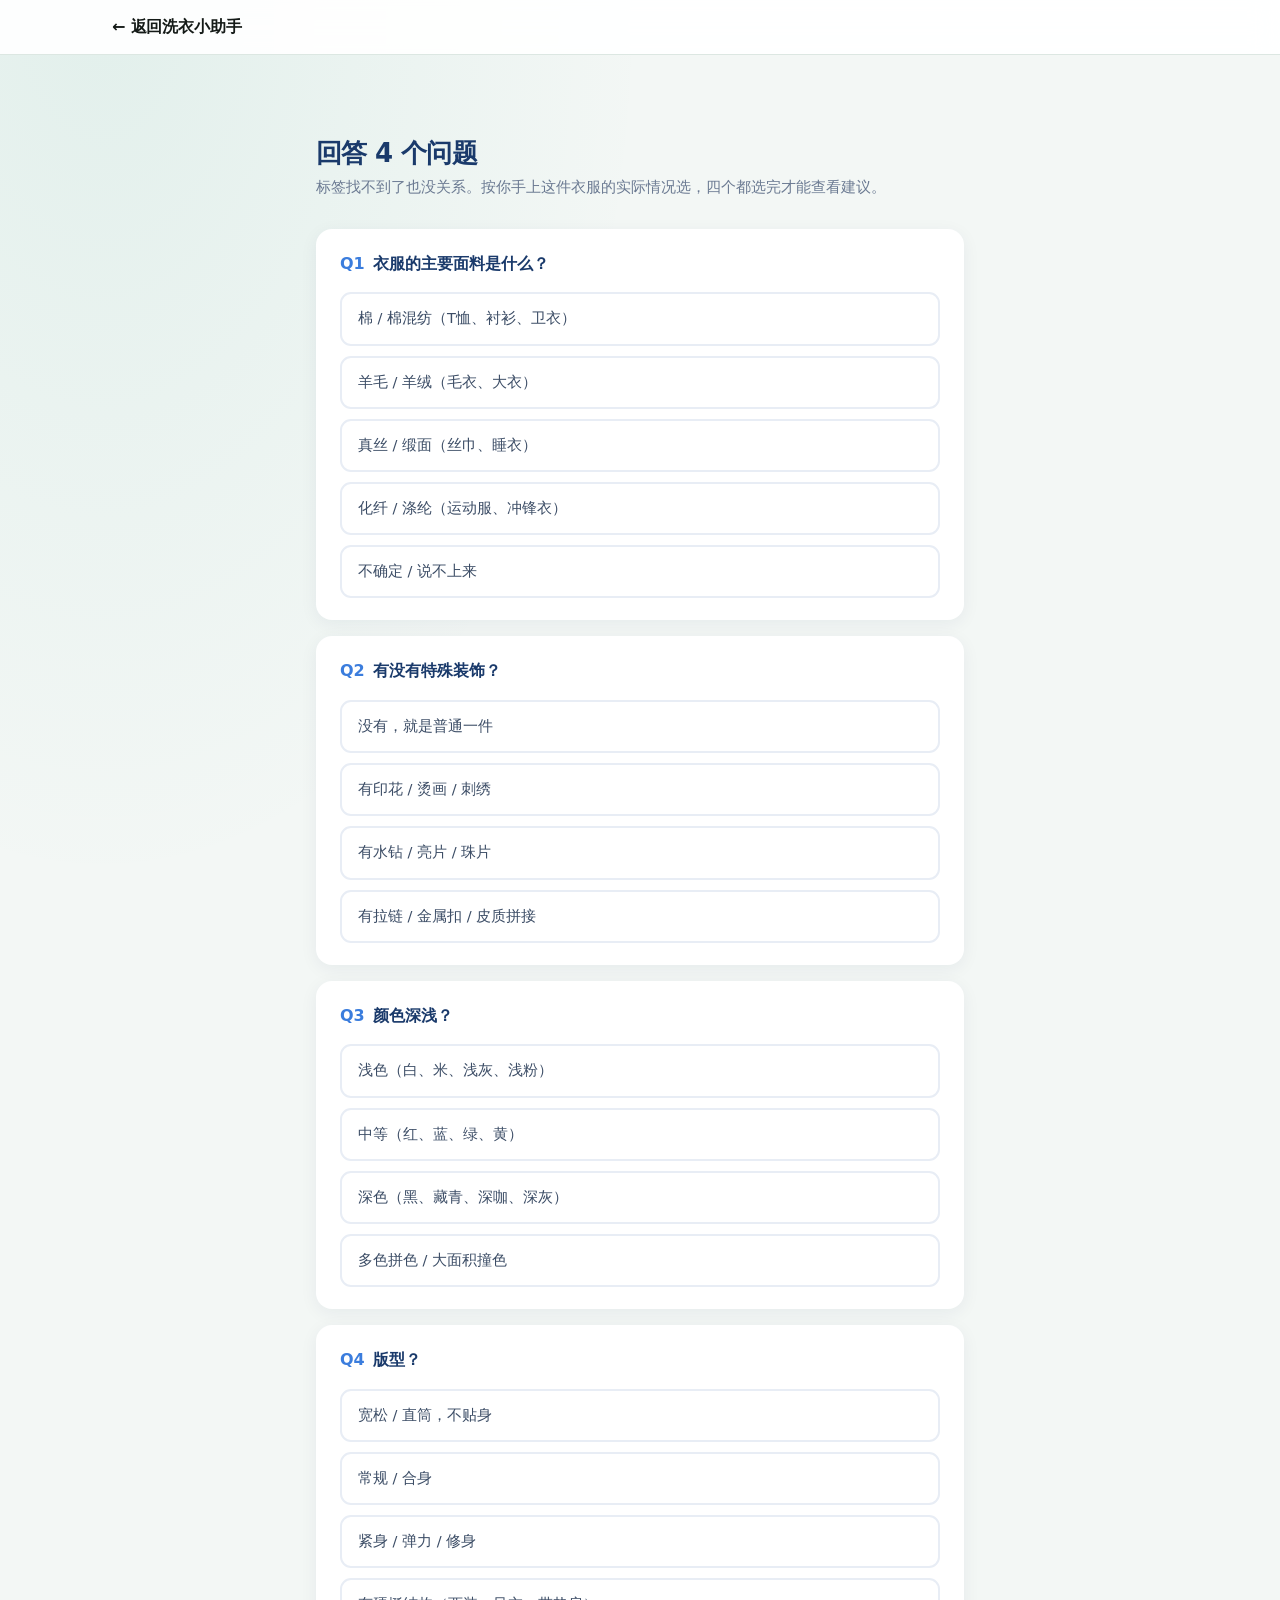
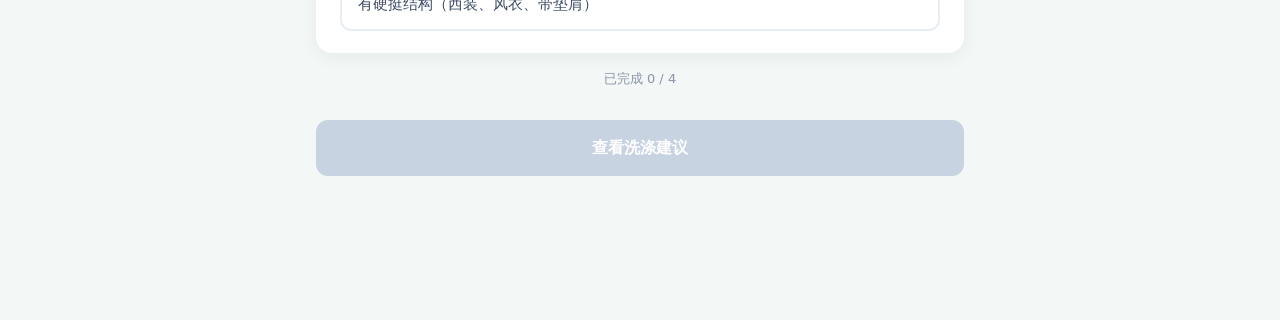
<file: laundry-quiz.html>
<!doctype html>
<html lang="zh-CN">
<head>
  <meta charset="utf-8">
  <meta name="viewport" content="width=device-width, initial-scale=1">
  <title>回答问题 · 洗衣小助手</title>
  <link rel="stylesheet" href="css/style.css">
  <style>
    .quiz-wrap { max-width: 680px; margin: 0 auto; padding: 0 16px 80px; }
    .quiz-wrap h1 { font-size: 26px; color: #1a3a6b; margin: 28px 0 8px; }
    .quiz-wrap .sub { color: #6b7a92; font-size: 14.5px; margin: 0 0 30px; }

    .q-block {
      background: #fff;
      border-radius: 16px;
      padding: 22px 24px;
      box-shadow: 0 4px 18px rgba(20,40,80,.06);
      margin-bottom: 16px;
    }
    .q-title {
      font-size: 16px;
      font-weight: 700;
      color: #1a3a6b;
      margin: 0 0 16px;
    }
    .q-title em {
      font-style: normal;
      color: #3b7ddd;
      margin-right: 8px;
    }
    .q-options { display: flex; flex-direction: column; gap: 10px; }
    .q-option {
      padding: 13px 16px;
      border: 2px solid #e8edf5;
      border-radius: 11px;
      cursor: pointer;
      font-size: 14.5px;
      color: #3c4d66;
      transition: all .16s;
      user-select: none;
    }
    .q-option:hover { border-color: #b8cdf0; background: #fafcff; }
    .q-option.selected {
      border-color: #3b7ddd;
      background: #f0f6ff;
      color: #1a3a6b;
      font-weight: 600;
    }

    .quiz-submit {
      width: 100%;
      padding: 15px;
      border: none;
      border-radius: 12px;
      background: linear-gradient(135deg, #3b7ddd, #2b5fc4);
      color: #fff;
      font-size: 16px;
      font-weight: 700;
      font-family: inherit;
      cursor: pointer;
      margin-top: 20px;
      box-shadow: 0 4px 14px rgba(59,125,221,.3);
    }
    .quiz-submit:disabled {
      background: #c8d3e2;
      box-shadow: none;
      cursor: not-allowed;
    }
    .quiz-status {
      text-align: center;
      font-size: 13px;
      color: #8a97ab;
      margin: 16px 0 10px;
    }
  </style>
</head>
<body>
  <header class="site-header">
    <div class="header-inner">
      <a class="brand" href="laundry.html">← 返回洗衣小助手</a>
    </div>
  </header>

  <main class="page">
    <div class="quiz-wrap">
      <h1>回答 4 个问题</h1>
      <p class="sub">标签找不到了也没关系。按你手上这件衣服的实际情况选，四个都选完才能查看建议。</p>

      <!-- 问题 1 -->
      <div class="q-block" data-key="fabric">
        <p class="q-title"><em>Q1</em>衣服的主要面料是什么？</p>
        <div class="q-options">
          <div class="q-option" data-val="cotton">棉 / 棉混纺（T恤、衬衫、卫衣）</div>
          <div class="q-option" data-val="wool">羊毛 / 羊绒（毛衣、大衣）</div>
          <div class="q-option" data-val="silk">真丝 / 缎面（丝巾、睡衣）</div>
          <div class="q-option" data-val="synthetic">化纤 / 涤纶（运动服、冲锋衣）</div>
          <div class="q-option" data-val="unknown">不确定 / 说不上来</div>
        </div>
      </div>

      <!-- 问题 2 -->
      <div class="q-block" data-key="decor">
        <p class="q-title"><em>Q2</em>有没有特殊装饰？</p>
        <div class="q-options">
          <div class="q-option" data-val="none">没有，就是普通一件</div>
          <div class="q-option" data-val="print">有印花 / 烫画 / 刺绣</div>
          <div class="q-option" data-val="bead">有水钻 / 亮片 / 珠片</div>
          <div class="q-option" data-val="zipper">有拉链 / 金属扣 / 皮质拼接</div>
        </div>
      </div>

      <!-- 问题 3 -->
      <div class="q-block" data-key="color">
        <p class="q-title"><em>Q3</em>颜色深浅？</p>
        <div class="q-options">
          <div class="q-option" data-val="light">浅色（白、米、浅灰、浅粉）</div>
          <div class="q-option" data-val="mid">中等（红、蓝、绿、黄）</div>
          <div class="q-option" data-val="dark">深色（黑、藏青、深咖、深灰）</div>
          <div class="q-option" data-val="multicolor">多色拼色 / 大面积撞色</div>
        </div>
      </div>

      <!-- 问题 4 -->
      <div class="q-block" data-key="fit">
        <p class="q-title"><em>Q4</em>版型？</p>
        <div class="q-options">
          <div class="q-option" data-val="loose">宽松 / 直筒，不贴身</div>
          <div class="q-option" data-val="regular">常规 / 合身</div>
          <div class="q-option" data-val="slim">紧身 / 弹力 / 修身</div>
          <div class="q-option" data-val="structured">有硬挺结构（西装、风衣、带垫肩）</div>
        </div>
      </div>

      <p class="quiz-status" id="quizStatus">已完成 0 / 4</p>
      <button class="quiz-submit" id="quizSubmit" disabled>查看洗涤建议</button>
    </div>
  </main>

  <script src="js/common.js"></script>
  <script>
    var answers = {};
    var blocks  = document.querySelectorAll('.q-block');
    var status  = document.getElementById('quizStatus');
    var submit  = document.getElementById('quizSubmit');

    blocks.forEach(function (block) {
      var key = block.getAttribute('data-key');
      var opts = block.querySelectorAll('.q-option');

      opts.forEach(function (opt) {
        opt.addEventListener('click', function () {
          opts.forEach(function (o) { o.classList.remove('selected'); });
          opt.classList.add('selected');
          answers[key] = opt.getAttribute('data-val');
          updateStatus();
        });
      });
    });

    function updateStatus() {
      var n = Object.keys(answers).length;
      status.textContent = '已完成 ' + n + ' / 4';
      submit.disabled = n < 4;
    }

    submit.addEventListener('click', function () {
      localStorage.setItem('laundryMode', 'quiz');
      localStorage.setItem('laundryQuiz', JSON.stringify(answers));
      localStorage.removeItem('laundryTag');
      location.href = 'laundry-result.html';
    });
  </script>
</body>
</html>
</file>
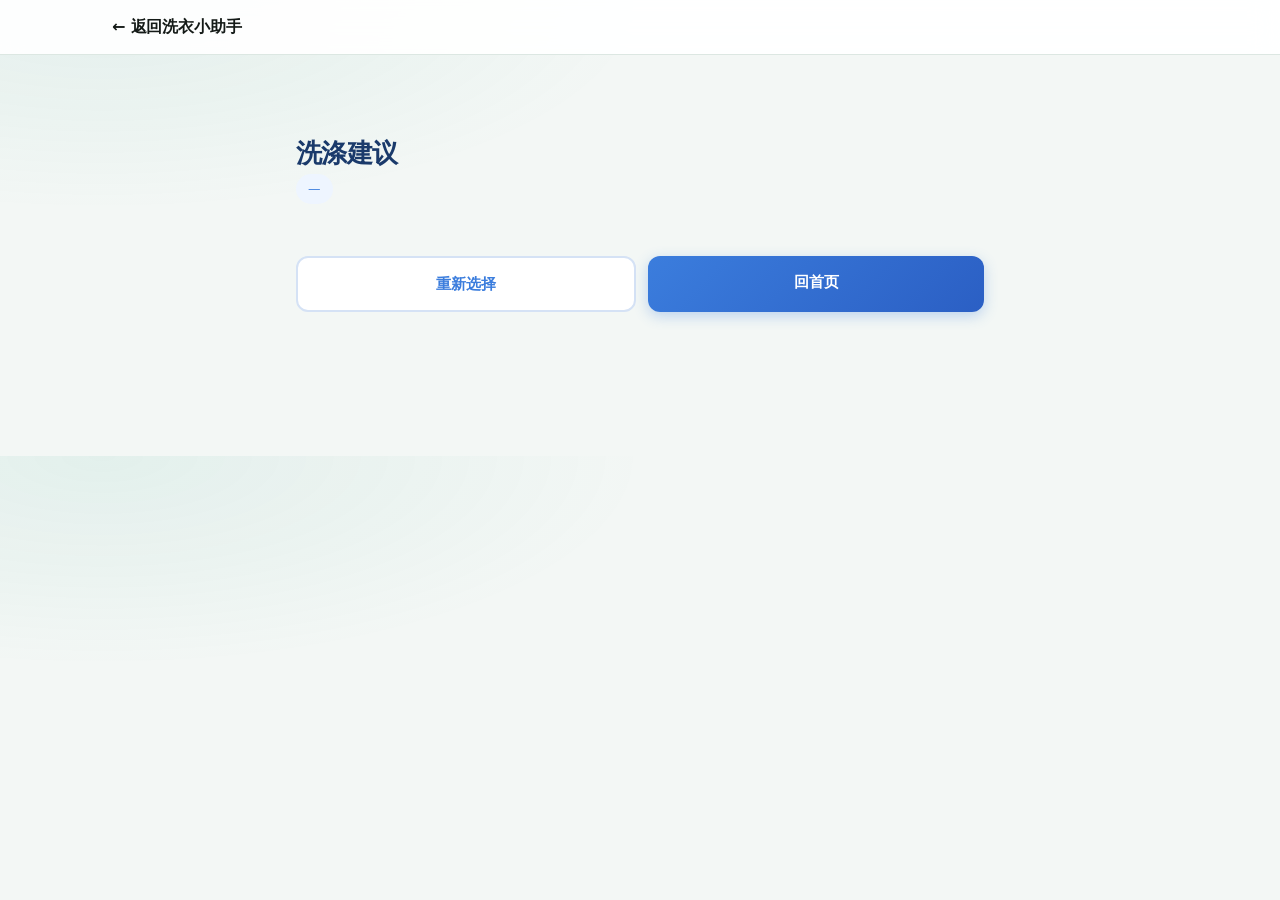
<file: laundry-result.html>
<!doctype html>
<html lang="zh-CN">
<head>
  <meta charset="utf-8">
  <meta name="viewport" content="width=device-width, initial-scale=1">
  <title>洗涤建议 · 洗衣小助手</title>
  <link rel="stylesheet" href="css/style.css">
  <style>
    .res-wrap { max-width: 720px; margin: 0 auto; padding: 0 16px 80px; }
    .res-wrap h1 { font-size: 26px; color: #1a3a6b; margin: 28px 0 6px; }
    .res-source {
      display: inline-block;
      font-size: 12.5px;
      color: #3b7ddd;
      background: #eef5ff;
      padding: 5px 12px;
      border-radius: 20px;
      margin-bottom: 24px;
    }

    .advice-card {
      background: #fff;
      border-radius: 16px;
      padding: 22px 24px;
      box-shadow: 0 4px 18px rgba(20,40,80,.06);
      margin-bottom: 14px;
      display: flex;
      gap: 16px;
      align-items: flex-start;
    }
    .advice-icon {
      font-size: 26px;
      line-height: 1.2;
      flex-shrink: 0;
      width: 38px;
      text-align: center;
    }
    .advice-body h3 {
      font-size: 15px;
      color: #1a3a6b;
      margin: 0 0 8px;
    }
    .advice-body p {
      font-size: 14.5px;
      color: #4a5b73;
      line-height: 1.75;
      margin: 0;
    }
    .advice-body b { color: #3b7ddd; }

    .warn-card {
      background: #fff7f2;
      border: 1.5px solid #ffd9c4;
    }
    .warn-card .advice-body h3 { color: #c6440f; }
    .warn-card .advice-body b { color: #c6440f; }

    .res-actions {
      display: flex;
      gap: 12px;
      margin-top: 28px;
    }
    .res-actions a {
      flex: 1;
      text-align: center;
      padding: 14px;
      border-radius: 12px;
      text-decoration: none;
      font-size: 15px;
      font-weight: 700;
      transition: all .18s;
    }
    .btn-primary {
      background: linear-gradient(135deg, #3b7ddd, #2b5fc4);
      color: #fff;
      box-shadow: 0 4px 14px rgba(59,125,221,.3);
    }
    .btn-ghost {
      background: #fff;
      color: #3b7ddd;
      border: 2px solid #d5e2f5;
    }
    .empty-tip {
      text-align: center;
      padding: 60px 20px;
      color: #8a97ab;
      font-size: 15px;
      line-height: 1.8;
    }
  </style>
</head>
<body>
  <header class="site-header">
    <div class="header-inner">
      <a class="brand" href="laundry.html">← 返回洗衣小助手</a>
    </div>
  </header>

  <main class="page">
    <div class="res-wrap">
      <h1>洗涤建议</h1>
      <span class="res-source" id="resSource">—</span>

      <div id="adviceList"></div>

      <div class="res-actions">
        <a class="btn-ghost" href="laundry.html">重新选择</a>
        <a class="btn-primary" href="index.html">回首页</a>
      </div>
    </div>
  </main>

  <script src="js/common.js"></script>
  <script>
    var mode = localStorage.getItem('laundryMode');
    var list = document.getElementById('adviceList');
    var src  = document.getElementById('resSource');

    // 标签图标 → 建议文案，键名与 laundry-tag.html 的 data-val 一一对应
    var TAG_ADVICE = {
      // 水洗
      'wash-30':   { icon:'🌡️', title:'水温 ≤30℃', text:'用冷水和中性洗涤剂，避免热水导致缩水、掉色。' },
      'wash-40':   { icon:'🌡️', title:'水温 ≤40℃', text:'温水洗涤更易去污，手洗或常规机洗都可以。' },
      'wash-60':   { icon:'🌡️', title:'水温 ≤60℃', text:'适合棉麻等耐热织物，可杀菌去油；深色和易掉色衣物分开洗。' },
      'wash-95':   { icon:'🌡️', title:'可高温煮洗（≤95℃）', text:'只适合白色棉麻、毛巾、床单等特别耐热的织物，化纤、羊毛、真丝绝不能用。' },
      'wash-hand': { icon:'🤲', title:'只能手洗（≤40℃）', text:'轻柔按压洗涤，不要机洗、不要搓揉拧绞；洗后用毛巾压干水分。' },
      'wash-no':   { icon:'🚫', title:'不可水洗', text:'不能自己泡水洗，需要干洗或专业护理；局部污渍用湿布轻擦。', warn:true },

      // 漂白
      'bleach-any': { icon:'🧴', title:'可以使用含氯漂白剂', text:'84 消毒液等可以用，但彩色衣物先在不显眼处测试，避免褪色。' },
      'bleach-oxy': { icon:'🧴', title:'只能用氧漂（彩漂）', text:'不能用 84 等含氯漂白剂，可用彩漂、过碳酸钠类氧漂产品。' },
      'bleach-no':  { icon:'🚫', title:'不可漂白', text:'任何漂白剂都不要用，包括 84 消毒液和彩漂。', warn:true },

      // 干衣机
      'tumble-any':  { icon:'🌀', title:'可以使用干衣机', text:'可以正常滚筒烘干，按衣物材质选择对应程序。' },
      'tumble-low':  { icon:'🌀', title:'只能低温烘干', text:'用低温档烘干，防止缩水和面料损伤；不确定时自然晾干更稳。' },
      'tumble-high': { icon:'🌀', title:'可以用高温烘干', text:'适合棉麻等耐热织物，注意不要烘过头，避免发硬起皱。' },
      'tumble-no':   { icon:'🚫', title:'不可烘干', text:'不能进烘干机，只能自然晾干，热风会造成缩水或变形。', warn:true },

      // 自然干燥
      'dry-line':   { icon:'🌿', title:'悬挂晾干', text:'用衣架或晾衣绳挂在通风处自然晾干。' },
      'dry-flat':   { icon:'🌿', title:'平摊晾干', text:'针织、毛衣等要平铺晾干，挂着会被重力拉长变形。' },
      'dry-shade':  { icon:'🌤️', title:'阴凉处晾干', text:'避开阳光直晒，放在通风阴凉处，减少褪色和面料老化。' },
      'dry-drip':   { icon:'💧', title:'滴干', text:'洗后不要脱水，直接挂起滴水晾干，适合容易起皱的衣物。' },
      'dry-nowring':{ icon:'🚫', title:'不可拧干', text:'不要拧绞，用手轻压或用毛巾卷起吸水，防止变形。', warn:true },

      // 熨烫
      'iron-low':  { icon:'♨️', title:'低温熨烫（≤110℃）', text:'适合真丝、羊毛、化纤，最好垫一层布再熨。' },
      'iron-mid':  { icon:'♨️', title:'中温熨烫（≤150℃）', text:'适合棉、涤棉，可稍加蒸汽，熨斗不要长时间停在一处。' },
      'iron-high': { icon:'♨️', title:'高温熨烫（≤200℃）', text:'适合棉麻，可先喷湿或垫布；深色衣物垫布防止亮痕。' },
      'iron-no':   { icon:'🚫', title:'不可熨烫', text:'熨烫会导致变形或留下亮痕，不要用熨斗。', warn:true },

      // 专业护理
      'clean-p':  { icon:'🧼', title:'可常规干洗（P）', text:'可送干洗店，使用四氯乙烯或碳氢溶剂常规干洗。' },
      'clean-f':  { icon:'🧼', title:'仅石油溶剂干洗（F）', text:'干洗时只能用石油类溶剂，温和处理，送店时提醒店员。' },
      'clean-w':  { icon:'💧', title:'可专业湿洗（W）', text:'可以送专业店做湿洗，不是普通在家水洗。' },
      'clean-no': { icon:'🚫', title:'不可干洗', text:'不能送干洗，按水洗符号处理。', warn:true }
    };
    var GROUP_ORDER = ['wash', 'bleach', 'tumble', 'dry', 'iron', 'clean'];

    // ===== 核心：根据模式生成建议 =====
    function buildAdvice() {
      var advice = [];

      if (mode === 'tag') {
        var tag = {};
        try {
          tag = JSON.parse(localStorage.getItem('laundryTag') || '{}');
        } catch (e) {
          tag = {};
        }
        var validKeys = GROUP_ORDER.filter(function (g) {
          return tag[g] && TAG_ADVICE[tag[g]];
        });
        if (validKeys.length === 0) return null;
        src.textContent = '依据：你选择的 ' + validKeys.length + ' 个洗护图标';

        // 按固定顺序输出
        GROUP_ORDER.forEach(function (g) {
          var v = tag[g];
          if (v && TAG_ADVICE[v]) advice.push(TAG_ADVICE[v]);
        });

        // 组合提醒
        if (tag.wash === 'wash-no' && tag.clean === 'clean-no') {
          advice.push({
            icon:'⚠️',
            title:'标签说明不能水洗也不能干洗',
            text:'这种情况比较少见，建议直接送专业洗衣店，让店员确认处理方式，不要自己尝试。',
            warn:true
          });
        }
        if (tag.wash === 'wash-hand' && tag.tumble && tag.tumble !== 'tumble-no') {
          advice.push({
            icon:'⚠️',
            title:'手洗衣物不建议机烘',
            text:'只能手洗通常意味着面料怕翻滚和高温，洗后压干水分、平铺阴干更安全。',
            warn:true
          });
        }
        if (tag.wash === 'wash-95' && tag.iron && tag.iron !== 'iron-no') {
          advice.push({
            icon:'ℹ️',
            title:'耐煮洗不等于耐高温熨烫',
            text:'洗涤温度高不代表熨烫也能用高温，熨烫仍按熨斗符号的点数来。'
          });
        }
        if (advice.length === 0) {
          advice.push({ icon:'ℹ️', title:'未读取到有效标签', text:'你选择的图标没有对应建议，建议返回重新选择。' });
        }
      }

      if (mode === 'quiz') {
        var q = JSON.parse(localStorage.getItem('laundryQuiz') || '{}');
        if (!q.fabric) return null;
        src.textContent = '依据：你的 4 个回答';

        var base = {
          cotton:    { temp:'≤40℃ 温水', prog:'常规机洗或手洗', extra:'冷水洗可减少缩水和掉色' },
          wool:      { temp:'≤30℃ 冷水', prog:'羊毛/轻柔程序',   extra:'千万别搓揉，会起球缩水' },
          silk:      { temp:'≤30℃ 冷水', prog:'手洗，轻柔按压',   extra:'不要拧绞，用毛巾吸干' },
          synthetic: { temp:'≤40℃ 温水', prog:'常规机洗',        extra:'不要高温，容易变形' },
          unknown:   { temp:'≤30℃ 冷水', prog:'最轻柔模式',      extra:'不确定的情况下越温和越安全' }
        }[q.fabric];

        advice.push({ icon:'💧', title:'水温与程序：' + base.temp, text:'推荐使用「' + base.prog + '」。' + base.extra + '。' });

        if (q.decor === 'print')  advice.push({ icon:'🎨', title:'翻面洗', text:'印花、烫画、刺绣朝内洗，避免摩擦脱落。不要用刷子刷图案。' });
        if (q.decor === 'bead')   advice.push({ icon:'✨', title:'装洗衣袋', text:'水钻、亮片一定要装进洗衣袋，防止掉钻和刮伤其他衣服。建议手洗。' });
        if (q.decor === 'zipper') advice.push({ icon:'🔗', title:'拉好拉链', text:'拉链拉到底、扣子扣好再洗，避免勾破面料。金属件最好包一层布。' });

        if (q.color === 'light')      advice.push({ icon:'⚪', title:'浅色分开洗', text:'浅色单独洗，别和深色混，否则会被染色。' });
        if (q.color === 'dark')       advice.push({ icon:'⚫', title:'深色单独洗', text:'深色第一次洗可能掉色，建议单独洗，冷水洗，反面晾晒。' });
        if (q.color === 'multicolor') advice.push({ icon:'🌈', title:'拼色小心', text:'拼色衣服容易互相串色，建议冷水快洗，不要浸泡。' });

        if (q.fit === 'slim')       advice.push({ icon:'📏', title:'不要热水、不要甩太干', text:'紧身弹力衣物用温水和轻柔模式，脱水时间短一点，防止变形。' });
        if (q.fit === 'structured') advice.push({ icon:'🧥', title:'建议少洗、送干洗', text:'有硬挺结构的衣服水洗容易变形塌陷，尽量局部清洁或送干洗。' });
        if (q.fit === 'loose')      advice.push({ icon:'🌿', title:'晾晒注意形状', text:'宽松衣服悬挂晾干时整理好肩线和下摆，防止挂着变形。' });

        if (q.fabric === 'wool' || q.fabric === 'silk') {
          advice.push({ icon:'⚠️', title:'这两个面料要特别当心', text:'羊毛和真丝都怕热水、怕搓揉、怕拧绞。建议手洗，用毛巾压干后平铺阴干。', warn:true });
        }
        if (q.decor === 'bead' && q.fabric === 'silk') {
          advice.push({ icon:'⚠️', title:'建议还是送干洗', text:'真丝加亮片，手洗也有风险，比较贵的话建议干洗。', warn:true });
        }
      }

      return advice;
    }

    // ===== 渲染 =====
    var advice = buildAdvice();
    if (!advice) {
      list.innerHTML = '<div class="empty-tip">没有读取到你的选择数据。<br>请返回<a href="laundry.html" style="color:#3b7ddd;">重新选择</a>。</div>';
      src.textContent = '';
    } else {
      var html = '';
      advice.forEach(function (a) {
        html += '<div class="advice-card' + (a.warn ? ' warn-card' : '') + '">' +
                  '<div class="advice-icon">' + a.icon + '</div>' +
                  '<div class="advice-body">' +
                    '<h3>' + a.title + '</h3>' +
                    '<p>' + a.text + '</p>' +
                  '</div>' +
                '</div>';
      });
      list.innerHTML = html;
    }
</script>
</body>
</html>
</file>
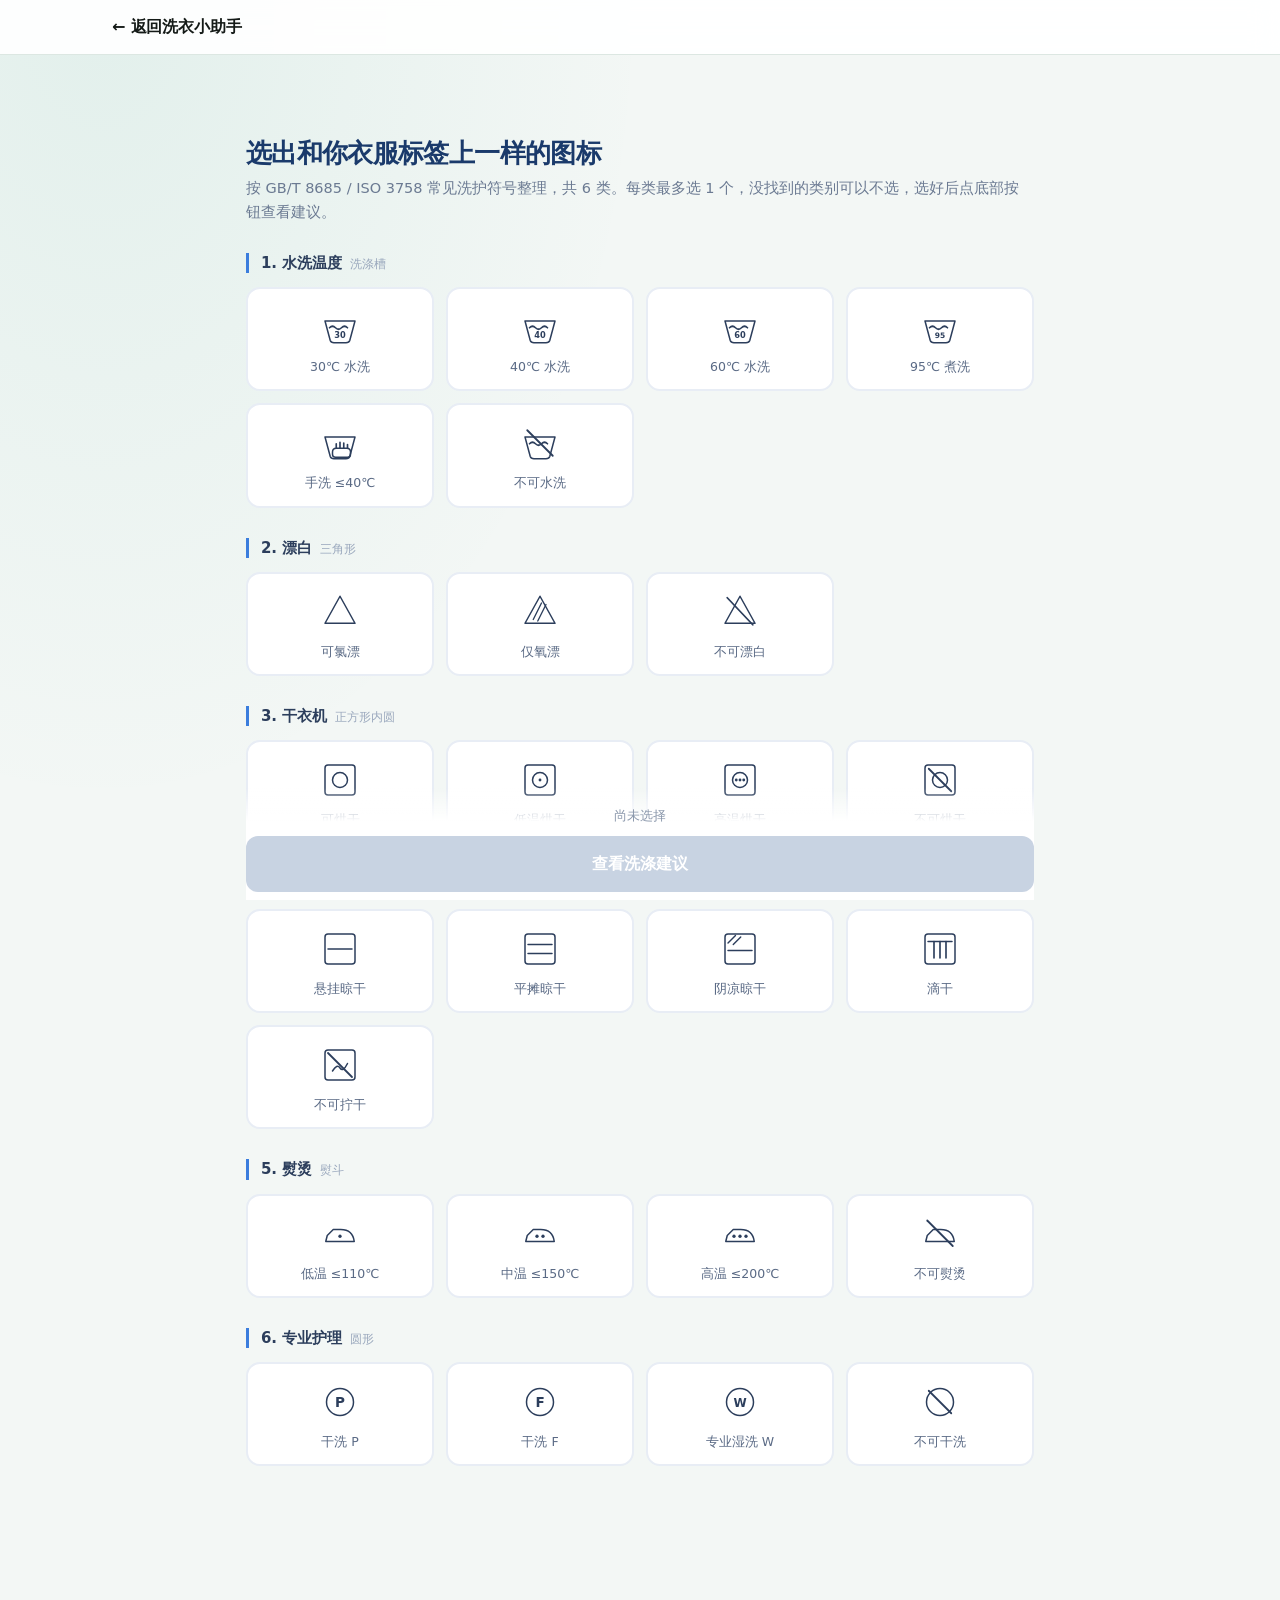
<file: laundry-tag.html>
<!doctype html>
<html lang="zh-CN">
<head>
  <meta charset="utf-8">
  <meta name="viewport" content="width=device-width, initial-scale=1">
  <title>选择水洗标 · 洗衣小助手</title>
  <link rel="stylesheet" href="css/style.css">
  <style>
    .tag-wrap { max-width: 820px; margin: 0 auto; padding: 0 16px 80px; }
    .tag-wrap h1 { font-size: 26px; color: #1a3a6b; margin: 28px 0 8px; }
    .tag-wrap .sub { color: #6b7a92; font-size: 14.5px; margin: 0 0 28px; line-height: 1.7; }
    .tag-group { margin-bottom: 30px; }
    .tag-group h3 {
      font-size: 15px;
      color: #2c3e5c;
      margin: 0 0 14px;
      padding-left: 12px;
      border-left: 3px solid #3b7ddd;
      display: flex;
      align-items: baseline;
      gap: 8px;
    }
    .tag-group h3 em {
      font-style: normal;
      font-size: 12px;
      color: #9aa8bd;
      font-weight: 400;
    }
    .symbol-grid {
      display: grid;
      grid-template-columns: repeat(4, 1fr);
      gap: 12px;
    }
    .symbol-item {
      background: #fff;
      border: 2px solid #e8edf5;
      border-radius: 14px;
      padding: 14px 8px;
      text-align: center;
      cursor: pointer;
      transition: all .18s;
      user-select: none;
      color: #2c3e5c;
    }
    .symbol-item:hover { border-color: #b8cdf0; }
    .symbol-item.selected {
      border-color: #3b7ddd;
      background: #f0f6ff;
      box-shadow: 0 4px 14px rgba(59,125,221,.18);
      color: #3b7ddd;
    }
    .symbol-item svg {
      width: 48px;
      height: 48px;
      display: block;
      margin: 0 auto 8px;
      stroke: currentColor;
      fill: none;
      stroke-width: 2;
      stroke-linecap: round;
      stroke-linejoin: round;
    }
    .symbol-item svg .thin  { stroke-width: 1.8; }
    .symbol-item svg .wave  { stroke-width: 2.2; }
    .symbol-item svg .thick { stroke-width: 2.4; }
    .symbol-item svg text,
    .symbol-item svg .dot { fill: currentColor; stroke: none; }
    .symbol-item span {
      font-size: 12.5px;
      color: #5a6a85;
      line-height: 1.3;
      display: block;
    }
    .symbol-item.selected span { color: #2b5fc4; }
    .tag-actions {
      position: sticky;
      bottom: 0;
      background: linear-gradient(to top, #fff 70%, rgba(255,255,255,0));
      padding: 18px 0 8px;
      margin-top: 10px;
    }
    .tag-actions button {
      width: 100%;
      padding: 15px;
      border: none;
      border-radius: 12px;
      background: linear-gradient(135deg, #3b7ddd, #2b5fc4);
      color: #fff;
      font-size: 16px;
      font-weight: 700;
      font-family: inherit;
      cursor: pointer;
      box-shadow: 0 4px 14px rgba(59,125,221,.3);
    }
    .tag-actions button:disabled {
      background: #c8d3e2;
      box-shadow: none;
      cursor: not-allowed;
    }
    .picked-hint {
      text-align: center;
      font-size: 13px;
      color: #8a97ab;
      margin-bottom: 10px;
      min-height: 19px;
      line-height: 1.5;
    }
    @media (max-width: 600px) {
      .symbol-grid { grid-template-columns: repeat(3, 1fr); gap: 8px; }
      .symbol-item svg { width: 40px; height: 40px; }
      .tag-group h3 { font-size: 14px; }
    }
  </style>
</head>
<body>
  <header class="site-header">
    <div class="header-inner">
      <a class="brand" href="laundry.html">← 返回洗衣小助手</a>
    </div>
  </header>
  <main class="page">
    <div class="tag-wrap">
      <h1>选出和你衣服标签上一样的图标</h1>
      <p class="sub">按 GB/T 8685 / ISO 3758 常见洗护符号整理，共 6 类。每类最多选 1 个，没找到的类别可以不选，选好后点底部按钮查看建议。</p>

      <!-- 组 1：水洗 -->
      <div class="tag-group">
        <h3>1. 水洗温度 <em>洗涤槽</em></h3>
        <div class="symbol-grid" data-group="wash">
          <div class="symbol-item" data-val="wash-30">
            <svg viewBox="0 0 64 64" aria-hidden="true">
              <path d="M12 24 H52 L45 50 Q44 53 40 53 H24 Q20 53 19 50 Z"/>
              <path class="wave" d="M18 33 Q22 29 26 33 T34 33 T42 33"/>
              <text x="32" y="47" text-anchor="middle" font-size="11" font-weight="700">30</text>
            </svg>
            <span>30℃ 水洗</span>
          </div>
          <div class="symbol-item" data-val="wash-40">
            <svg viewBox="0 0 64 64" aria-hidden="true">
              <path d="M12 24 H52 L45 50 Q44 53 40 53 H24 Q20 53 19 50 Z"/>
              <path class="wave" d="M18 33 Q22 29 26 33 T34 33 T42 33"/>
              <text x="32" y="47" text-anchor="middle" font-size="11" font-weight="700">40</text>
            </svg>
            <span>40℃ 水洗</span>
          </div>
          <div class="symbol-item" data-val="wash-60">
            <svg viewBox="0 0 64 64" aria-hidden="true">
              <path d="M12 24 H52 L45 50 Q44 53 40 53 H24 Q20 53 19 50 Z"/>
              <path class="wave" d="M18 33 Q22 29 26 33 T34 33 T42 33"/>
              <text x="32" y="47" text-anchor="middle" font-size="11" font-weight="700">60</text>
            </svg>
            <span>60℃ 水洗</span>
          </div>
          <div class="symbol-item" data-val="wash-95">
            <svg viewBox="0 0 64 64" aria-hidden="true">
              <path d="M12 24 H52 L45 50 Q44 53 40 53 H24 Q20 53 19 50 Z"/>
              <path class="wave" d="M18 33 Q22 29 26 33 T34 33 T42 33"/>
              <text x="32" y="47" text-anchor="middle" font-size="10" font-weight="700">95</text>
            </svg>
            <span>95℃ 煮洗</span>
          </div>
          <div class="symbol-item" data-val="wash-hand">
            <svg viewBox="0 0 64 64" aria-hidden="true">
              <path d="M12 24 H52 L45 50 Q44 53 40 53 H24 Q20 53 19 50 Z"/>
              <path d="M22 44 Q22 39 27 39 H41 Q46 39 46 44 V47 Q46 51 42 51 H26 Q22 51 22 47 Z"/>
              <path class="wave" d="M27 39 V33 M32 39 V31 M37 39 V32 M42 39 V34"/>
            </svg>
            <span>手洗 ≤40℃</span>
          </div>
          <div class="symbol-item" data-val="wash-no">
            <svg viewBox="0 0 64 64" aria-hidden="true">
              <path d="M12 24 H52 L45 50 Q44 53 40 53 H24 Q20 53 19 50 Z"/>
              <path class="wave" d="M18 33 Q22 29 26 33 T34 33 T42 33"/>
              <line class="thick" x1="15" y1="15" x2="49" y2="49"/>
            </svg>
            <span>不可水洗</span>
          </div>
        </div>
      </div>

      <!-- 组 2：漂白 -->
      <div class="tag-group">
        <h3>2. 漂白 <em>三角形</em></h3>
        <div class="symbol-grid" data-group="bleach">
          <div class="symbol-item" data-val="bleach-any">
            <svg viewBox="0 0 64 64" aria-hidden="true">
              <path d="M32 11 L52 47 H12 Z"/>
            </svg>
            <span>可氯漂</span>
          </div>
          <div class="symbol-item" data-val="bleach-oxy">
            <svg viewBox="0 0 64 64" aria-hidden="true">
              <path d="M32 11 L52 47 H12 Z"/>
              <path class="thin" d="M23 42 L34 20 M29 44 L40 22"/>
            </svg>
            <span>仅氧漂</span>
          </div>
          <div class="symbol-item" data-val="bleach-no">
            <svg viewBox="0 0 64 64" aria-hidden="true">
              <path d="M32 11 L52 47 H12 Z"/>
              <line class="thick" x1="15" y1="13" x2="49" y2="49"/>
            </svg>
            <span>不可漂白</span>
          </div>
        </div>
      </div>

      <!-- 组 3：干衣机 -->
      <div class="tag-group">
        <h3>3. 干衣机 <em>正方形内圆</em></h3>
        <div class="symbol-grid" data-group="tumble">
          <div class="symbol-item" data-val="tumble-any">
            <svg viewBox="0 0 64 64" aria-hidden="true">
              <rect x="12" y="12" width="40" height="40" rx="4"/>
              <circle cx="32" cy="32" r="10"/>
            </svg>
            <span>可烘干</span>
          </div>
          <div class="symbol-item" data-val="tumble-low">
            <svg viewBox="0 0 64 64" aria-hidden="true">
              <rect x="12" y="12" width="40" height="40" rx="4"/>
              <circle cx="32" cy="32" r="10"/>
              <circle class="dot" cx="32" cy="32" r="1.9"/>
            </svg>
            <span>低温烘干</span>
          </div>
          <div class="symbol-item" data-val="tumble-high">
            <svg viewBox="0 0 64 64" aria-hidden="true">
              <rect x="12" y="12" width="40" height="40" rx="4"/>
              <circle cx="32" cy="32" r="10"/>
              <circle class="dot" cx="27" cy="32" r="1.9"/>
              <circle class="dot" cx="32" cy="32" r="1.9"/>
              <circle class="dot" cx="37" cy="32" r="1.9"/>
            </svg>
            <span>高温烘干</span>
          </div>
          <div class="symbol-item" data-val="tumble-no">
            <svg viewBox="0 0 64 64" aria-hidden="true">
              <rect x="12" y="12" width="40" height="40" rx="4"/>
              <circle cx="32" cy="32" r="10"/>
              <line class="thick" x1="17" y1="17" x2="47" y2="47"/>
            </svg>
            <span>不可烘干</span>
          </div>
        </div>
      </div>

      <!-- 组 4：自然干燥 -->
      <div class="tag-group">
        <h3>4. 自然干燥 <em>正方形</em></h3>
        <div class="symbol-grid" data-group="dry">
          <div class="symbol-item" data-val="dry-line">
            <svg viewBox="0 0 64 64" aria-hidden="true">
              <rect x="12" y="12" width="40" height="40" rx="4"/>
              <path d="M16 32 H48"/>
            </svg>
            <span>悬挂晾干</span>
          </div>
          <div class="symbol-item" data-val="dry-flat">
            <svg viewBox="0 0 64 64" aria-hidden="true">
              <rect x="12" y="12" width="40" height="40" rx="4"/>
              <path d="M16 26 H48"/>
              <path d="M16 38 H48"/>
            </svg>
            <span>平摊晾干</span>
          </div>
          <div class="symbol-item" data-val="dry-shade">
            <svg viewBox="0 0 64 64" aria-hidden="true">
              <rect x="12" y="12" width="40" height="40" rx="4"/>
              <path d="M16 34 H48"/>
              <path class="thin" d="M16 24 L26 14"/>
              <path class="thin" d="M23 26 L33 16"/>
            </svg>
            <span>阴凉晾干</span>
          </div>
          <div class="symbol-item" data-val="dry-drip">
            <svg viewBox="0 0 64 64" aria-hidden="true">
              <rect x="12" y="12" width="40" height="40" rx="4"/>
              <path d="M16 22 H48"/>
              <path class="wave" d="M24 22 V44 M32 22 V44 M40 22 V44"/>
            </svg>
            <span>滴干</span>
          </div>
          <div class="symbol-item" data-val="dry-nowring">
            <svg viewBox="0 0 64 64" aria-hidden="true">
              <rect x="12" y="12" width="40" height="40" rx="4"/>
              <path d="M22 40 Q28 30 32 36 Q36 42 42 30"/>
              <line class="thick" x1="16" y1="16" x2="48" y2="48"/>
            </svg>
            <span>不可拧干</span>
          </div>
        </div>
      </div>

      <!-- 组 5：熨烫 -->
      <div class="tag-group">
        <h3>5. 熨烫 <em>熨斗</em></h3>
        <div class="symbol-grid" data-group="iron">
          <div class="symbol-item" data-val="iron-low">
            <svg viewBox="0 0 64 64" aria-hidden="true">
              <path d="M13 42 H51 Q49 26 33 26 H23 L15 34 Z"/>
              <circle class="dot" cx="32" cy="35" r="2.2"/>
            </svg>
            <span>低温 ≤110℃</span>
          </div>
          <div class="symbol-item" data-val="iron-mid">
            <svg viewBox="0 0 64 64" aria-hidden="true">
              <path d="M13 42 H51 Q49 26 33 26 H23 L15 34 Z"/>
              <circle class="dot" cx="28" cy="35" r="2.2"/>
              <circle class="dot" cx="36" cy="35" r="2.2"/>
            </svg>
            <span>中温 ≤150℃</span>
          </div>
          <div class="symbol-item" data-val="iron-high">
            <svg viewBox="0 0 64 64" aria-hidden="true">
              <path d="M13 42 H51 Q49 26 33 26 H23 L15 34 Z"/>
              <circle class="dot" cx="24" cy="35" r="2.2"/>
              <circle class="dot" cx="32" cy="35" r="2.2"/>
              <circle class="dot" cx="40" cy="35" r="2.2"/>
            </svg>
            <span>高温 ≤200℃</span>
          </div>
          <div class="symbol-item" data-val="iron-no">
            <svg viewBox="0 0 64 64" aria-hidden="true">
              <path d="M13 42 H51 Q49 26 33 26 H23 L15 34 Z"/>
              <line class="thick" x1="15" y1="14" x2="49" y2="48"/>
            </svg>
            <span>不可熨烫</span>
          </div>
        </div>
      </div>

      <!-- 组 6：专业护理 -->
      <div class="tag-group">
        <h3>6. 专业护理 <em>圆形</em></h3>
        <div class="symbol-grid" data-group="clean">
          <div class="symbol-item" data-val="clean-p">
            <svg viewBox="0 0 64 64" aria-hidden="true">
              <circle cx="32" cy="32" r="18"/>
              <text x="32" y="39" text-anchor="middle" font-size="18" font-weight="700">P</text>
            </svg>
            <span>干洗 P</span>
          </div>
          <div class="symbol-item" data-val="clean-f">
            <svg viewBox="0 0 64 64" aria-hidden="true">
              <circle cx="32" cy="32" r="18"/>
              <text x="32" y="39" text-anchor="middle" font-size="18" font-weight="700">F</text>
            </svg>
            <span>干洗 F</span>
          </div>
          <div class="symbol-item" data-val="clean-w">
            <svg viewBox="0 0 64 64" aria-hidden="true">
              <circle cx="32" cy="32" r="18"/>
              <text x="32" y="39" text-anchor="middle" font-size="16" font-weight="700">W</text>
            </svg>
            <span>专业湿洗 W</span>
          </div>
          <div class="symbol-item" data-val="clean-no">
            <svg viewBox="0 0 64 64" aria-hidden="true">
              <circle cx="32" cy="32" r="18"/>
              <line class="thick" x1="17" y1="17" x2="47" y2="47"/>
            </svg>
            <span>不可干洗</span>
          </div>
        </div>
      </div>

      <div class="tag-actions">
        <p class="picked-hint" id="pickedHint">尚未选择</p>
        <button id="confirmBtn" disabled>查看洗涤建议</button>
      </div>
    </div>
  </main>
  <script src="js/common.js"></script>
  <script>
    var picked = {};
    var items  = document.querySelectorAll('.symbol-item');
    var hint   = document.getElementById('pickedHint');
    var btn    = document.getElementById('confirmBtn');

    items.forEach(function (item) {
      item.addEventListener('click', function () {
        var grid  = item.parentNode;
        var group = grid.getAttribute('data-group');
        var val   = item.getAttribute('data-val');

        // 同组内互斥
        grid.querySelectorAll('.symbol-item').forEach(function (s) {
          if (s !== item) s.classList.remove('selected');
        });

        if (item.classList.contains('selected')) {
          item.classList.remove('selected');
          delete picked[group];
        } else {
          item.classList.add('selected');
          picked[group] = val;
        }
        updateUI();
      });
    });

    function updateUI() {
      var groups = Object.keys(picked);
      if (groups.length === 0) {
        hint.textContent = '尚未选择';
        btn.disabled = true;
        return;
      }
      var names = groups.map(function (g) {
        var el = document.querySelector('.symbol-item[data-val="' + picked[g] + '"] span');
        return el ? el.textContent.trim() : picked[g];
      });
      var text = names.slice(0, 2).join('、');
      if (names.length > 2) text += ' 等 ' + names.length + ' 项';
      hint.textContent = '已选：' + text;
      btn.disabled = false;
    }

    btn.addEventListener('click', function () {
      localStorage.setItem('laundryMode', 'tag');
      localStorage.setItem('laundryTag', JSON.stringify(picked));
      localStorage.removeItem('laundryQuiz');
      location.href = 'laundry-result.html';
    });
  </script>
</body>
</html>
</file>
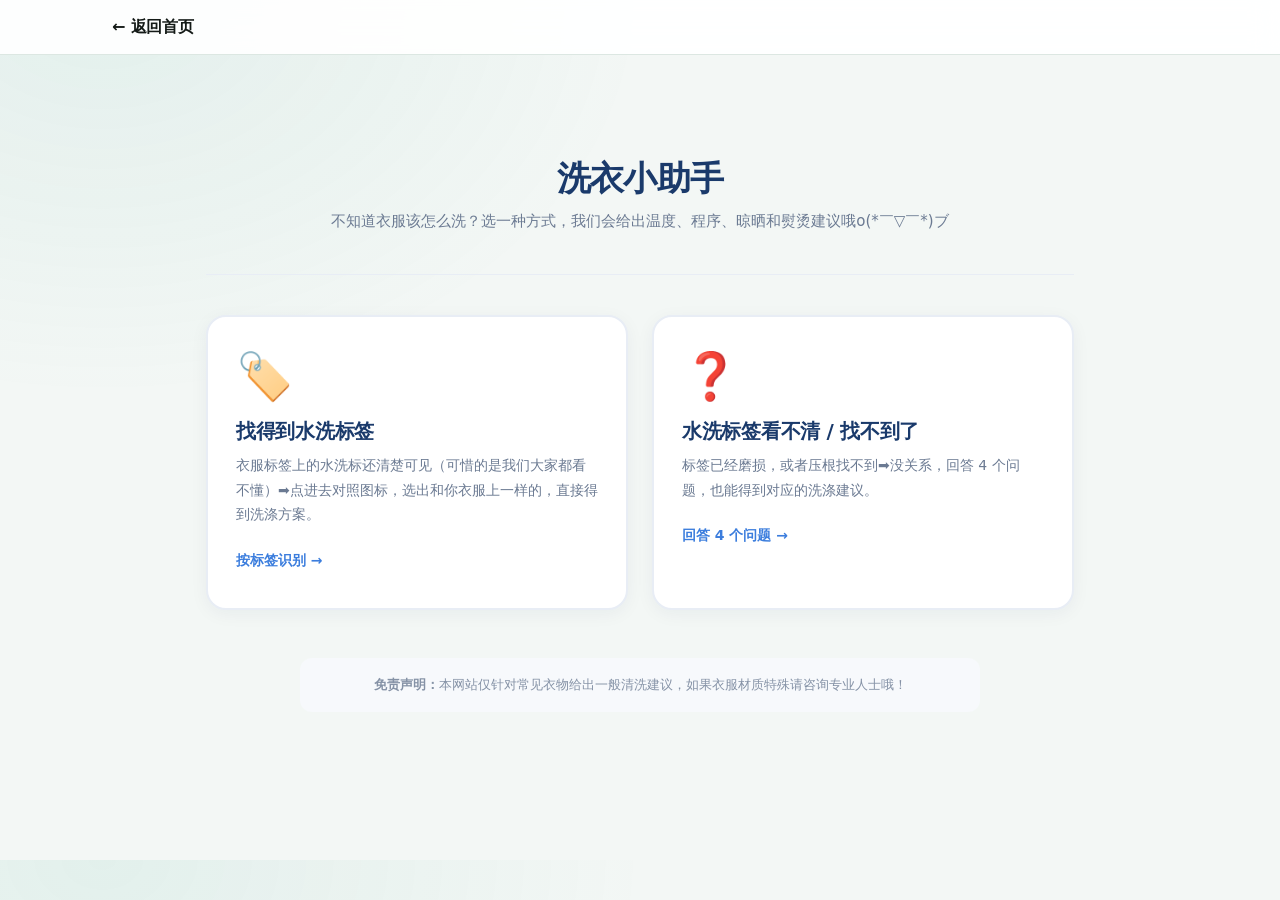
<file: laundry.html>
<!doctype html>
<html lang="zh-CN">
<head>
  <meta charset="utf-8">
  <meta name="viewport" content="width=device-width, initial-scale=1">
  <title>洗衣小助手 · 校园生活工具站</title>
  <link rel="stylesheet" href="css/style.css">
  <style>
    .laundry-entry {
      max-width: 900px;
      margin: 0 auto;
      padding: 0 16px 60px;
    }
    /* 上 1/3：标题区 */
    .entry-hero {
      padding: 48px 0 40px;
      text-align: center;
      border-bottom: 1px solid #e8edf5;
      margin-bottom: 40px;
    }
    .entry-hero h1 {
      font-size: 34px;
      margin: 0 0 12px;
      color: #1a3a6b;
    }
    .entry-hero p {
      color: #6b7a92;
      font-size: 15px;
      margin: 0;
      line-height: 1.7;
    }
    /* 下 2/3：左右两栏 */
    .entry-choices {
      display: grid;
      grid-template-columns: 1fr 1fr;
      gap: 24px;
    }
    .choice-card {
      display: block;
      text-decoration: none;
      background: #fff;
      border: 2px solid #e8edf5;
      border-radius: 20px;
      padding: 36px 28px;
      transition: all .22s;
      box-shadow: 0 4px 18px rgba(20, 40, 80, .05);
    }
    .choice-card:hover {
      border-color: #3b7ddd;
      transform: translateY(-4px);
      box-shadow: 0 12px 32px rgba(59, 125, 221, .16);
    }
    .choice-icon {
      font-size: 46px;
      line-height: 1;
      margin-bottom: 20px;
      display: block;
      text-decoration: none;
      border-bottom: none;
    }
    .choice-card h2 {
      font-size: 20px;
      color: #1a3a6b;
      margin: 0 0 10px;
    }
    .choice-card p {
      font-size: 14px;
      color: #6b7a92;
      line-height: 1.75;
      margin: 0 0 20px;
    }
    .choice-cta {
      font-size: 14px;
      font-weight: 700;
      color: #3b7ddd;
    }
    @media (max-width: 700px) {
      .entry-choices { grid-template-columns: 1fr; gap: 16px; }
      .entry-hero { padding: 32px 0 28px; }
      .entry-hero h1 { font-size: 26px; }
      .choice-card { padding: 28px 22px; }
    }
.choice-card,
.choice-card:hover,
.choice-card * {
  text-decoration: none;
}

.choice-card:hover .choice-cta {
  text-decoration: underline;
}
.laundry-disclaimer {
  margin: 48px auto 24px;
  max-width: 680px;
  padding: 16px 20px;
  font-size: 13px;
  line-height: 1.7;
  color: #8592a6;
  text-align: center;
  background: #f7f9fc;
  border-radius: 12px;
}
  </style>
</head>
<body>
  <header class="site-header">
    <div class="header-inner">
      <a class="brand" href="index.html">← 返回首页</a>
    </div>
  </header>

  <main class="page">
    <div class="laundry-entry">

      <section class="entry-hero">
        <h1>洗衣小助手</h1>
        <p>不知道衣服该怎么洗？选一种方式，我们会给出温度、程序、晾晒和熨烫建议哦o(*￣▽￣*)ブ</p>
      </section>

      <div class="entry-choices">

        <a class="choice-card" href="laundry-tag.html">
          <span class="choice-icon">🏷️</span>
          <h2>找得到水洗标签</h2>
          <p>衣服标签上的水洗标还清楚可见（可惜的是我们大家都看不懂）➡点进去对照图标，选出和你衣服上一样的，直接得到洗涤方案。</p>
          <span class="choice-cta">按标签识别 →</span>
        </a>

        <a class="choice-card" href="laundry-quiz.html">
          <span class="choice-icon">❓</span>
          <h2>水洗标签看不清 / 找不到了</h2>
          <p>标签已经磨损，或者压根找不到➡没关系，回答 4 个问题，也能得到对应的洗涤建议。</p>
          <span class="choice-cta">回答 4 个问题 →</span>
        </a>

      </div>
      <p class="laundry-disclaimer">
        <strong>免责声明：</strong>本网站仅针对常见衣物给出一般清洗建议，如果衣服材质特殊请咨询专业人士哦！
      </p>
    </div>
  </main>

  <script src="js/common.js"></script>
</body>
</html>
</file>
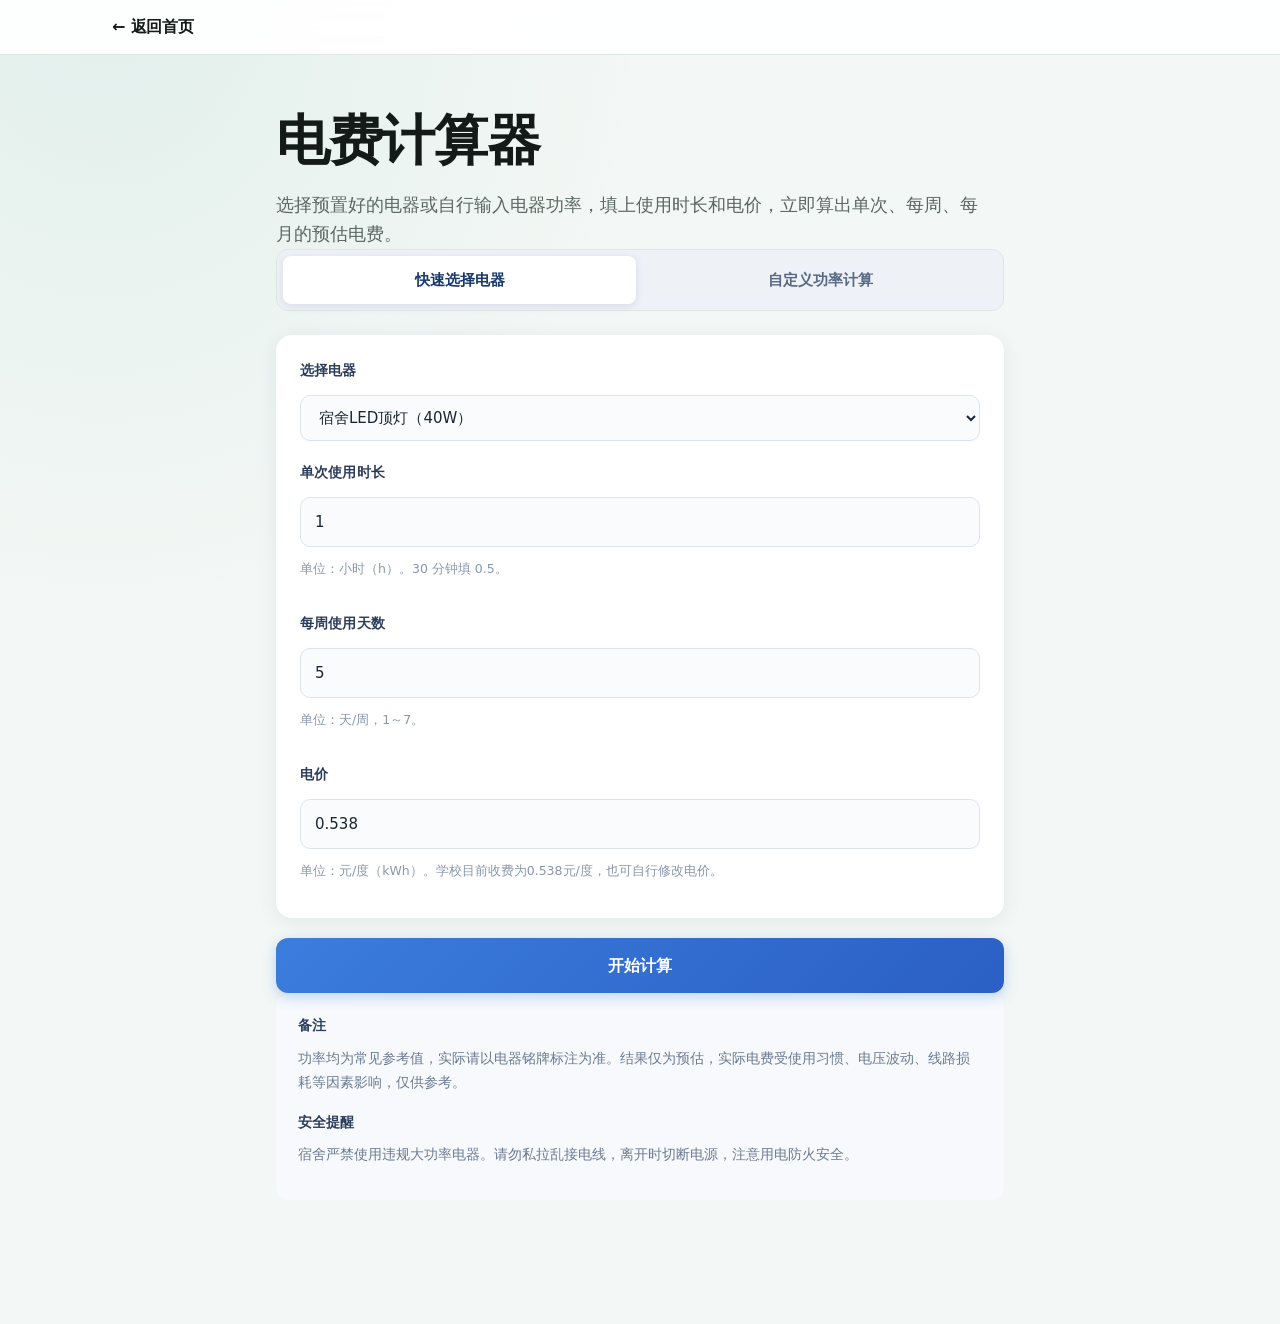
<file: power.html>
<!doctype html>
<html lang="zh-CN">
<head>
  <meta charset="utf-8">
  <meta name="viewport" content="width=device-width, initial-scale=1">
  <title>电费计算器 · 校园生活工具站</title>
  <link rel="stylesheet" href="css/style.css">
  <style>
    /* ===== 电费计算器专用样式 ===== */
    .calc-wrap { max-width: 760px; margin: 0 auto; padding: 0 16px 60px; }

    /* Tab 栏 */
    .tabs {
      display: flex;
      gap: 8px;
      background: #eef1f6;
      padding: 6px;
      border-radius: 12px;
      margin-bottom: 24px;
    }
    .tab-btn {
      flex: 1;
      padding: 12px 8px;
      border: none;
      background: transparent;
      border-radius: 8px;
      font-size: 15px;
      font-weight: 600;
      color: #5a6a85;
      cursor: pointer;
      transition: all .2s;
      font-family: inherit;
    }
    .tab-btn.active {
      background: #fff;
      color: #1a3a6b;
      box-shadow: 0 2px 8px rgba(20, 40, 80, .1);
    }

    /* 表单卡片 */
    .form-card {
      background: #fff;
      border-radius: 16px;
      padding: 24px;
      box-shadow: 0 4px 20px rgba(20, 40, 80, .07);
      margin-bottom: 20px;
    }
    .field { margin-bottom: 20px; }
    .field:last-child { margin-bottom: 0; }
    .field label {
      display: block;
      font-size: 14px;
      font-weight: 600;
      color: #2c3e5c;
      margin-bottom: 8px;
    }
    .field input,
    .field select {
      width: 100%;
      box-sizing: border-box;
      padding: 12px 14px;
      border: 1.5px solid #dde3ec;
      border-radius: 10px;
      font-size: 15px;
      font-family: inherit;
      color: #1a2634;
      background: #fafbfd;
      transition: border-color .2s;
    }
    .field input:focus,
    .field select:focus {
      outline: none;
      border-color: #3b7ddd;
      background: #fff;
    }
    .hint {
      font-size: 12.5px;
      color: #8a97ab;
      margin-top: 6px;
    }
    .unit-row { display: flex; gap: 10px; }
    .unit-row > * { flex: 1; }

    /* 计算按钮 */
    .calc-btn {
      width: 100%;
      padding: 15px;
      border: none;
      border-radius: 12px;
      background: linear-gradient(135deg, #3b7ddd, #2b5fc4);
      color: #fff;
      font-size: 16px;
      font-weight: 700;
      cursor: pointer;
      font-family: inherit;
      transition: transform .15s, box-shadow .15s;
      box-shadow: 0 4px 14px rgba(59, 125, 221, .3);
    }
    .calc-btn:active {
      transform: scale(.98);
      box-shadow: 0 2px 8px rgba(59, 125, 221, .3);
    }

    /* 结果卡片 */
    .result-card {
      display: none;
      background: #fff;
      border-radius: 16px;
      padding: 24px;
      box-shadow: 0 4px 20px rgba(20, 40, 80, .07);
      margin-bottom: 20px;
      border-left: 4px solid #3b7ddd;
    }
    .result-card.show { display: block; animation: fadeIn .3s; }
    @keyframes fadeIn {
      from { opacity: 0; transform: translateY(8px); }
      to   { opacity: 1; transform: translateY(0); }
    }

    .result-title {
      font-size: 15px;
      font-weight: 700;
      color: #2c3e5c;
      margin: 0 0 18px;
    }
    .result-main {
      text-align: center;
      padding: 16px 0 20px;
      border-bottom: 1px dashed #e4e9f1;
      margin-bottom: 18px;
    }
    .result-main .label { font-size: 13px; color: #8a97ab; margin-bottom: 6px; }
    .result-main .big {
      font-size: 38px;
      font-weight: 800;
      color: #3b7ddd;
      line-height: 1.1;
    }
    .result-main .big span { font-size: 17px; font-weight: 600; margin-left: 4px; }

    .detail-list { list-style: none; padding: 0; margin: 0; }
    .detail-list li {
      display: flex;
      justify-content: space-between;
      padding: 10px 0;
      font-size: 14.5px;
      color: #4a5b73;
      border-bottom: 1px solid #f2f5f9;
    }
    .detail-list li:last-child { border-bottom: none; }
    .detail-list li b { color: #1a2634; font-weight: 700; }

    /* 安全提示 */
    .safety-alert {
      display: none;
      margin-top: 18px;
      padding: 14px 16px;
      background: #fff4f0;
      border: 1.5px solid #ffd0bd;
      border-radius: 10px;
      font-size: 14px;
      color: #c6440f;
      line-height: 1.6;
    }
    .safety-alert.show { display: block; }
    .safety-alert b { display: block; margin-bottom: 4px; }

    /* 底部说明 */
    .footnote {
      background: #f7f9fc;
      border-radius: 14px;
      padding: 20px 22px;
      font-size: 13.5px;
      color: #6b7a92;
      line-height: 1.8;
    }
    .footnote h4 {
      font-size: 13.5px;
      color: #2c3e5c;
      margin: 0 0 8px;
      font-weight: 700;
    }
    .footnote h4:not(:first-child) { margin-top: 16px; }
    .footnote code {
      background: #e8eef8;
      padding: 2px 7px;
      border-radius: 5px;
      font-size: 12.5px;
      color: #2b5fc4;
    }
  </style>
</head>
<body>
  <header class="site-header">
    <div class="header-inner">
      <a class="brand" href="index.html">← 返回首页</a>
    </div>
  </header>

  <main class="page">
    <div class="calc-wrap">

      <h1>电费计算器</h1>
      <p class="lede">选择预置好的电器或自行输入电器功率，填上使用时长和电价，立即算出单次、每周、每月的预估电费。</p>

      <!-- ===== Tab 栏 ===== -->
      <div class="tabs">
        <button class="tab-btn active" data-tab="quick">快速选择电器</button>
        <button class="tab-btn" data-tab="custom">自定义功率计算</button>
      </div>

      <!-- ===== 表单区域 ===== -->
      <div class="form-card">

        <!-- 快速选择：电器下拉 -->
        <div class="field" id="field-quick">
          <label for="appliance">选择电器</label>
          <select id="appliance">
            <option value="40">宿舍LED顶灯（40W）</option>
            <option value="25">宿舍排气扇（25W）</option>
            <option value="800">宿舍空调（800W）</option>
            <option value="500">宿舍洗衣机（500W）</option>
            <option value="50">笔记本电脑（50W）</option>
            <option value="200">台式电脑(主机+显示器)（200W）</option>
            <option value="15">手机充电器（15W）</option>
            <option value="8">LED台灯（8W）</option>
            <option value="3">USB桌面小风扇（3W）</option>
            <option value="30">插电桌面小风扇（30W）</option>
            <option value="15">充电宝（15W）</option>
            <option value="3">蓝牙耳机充电仓（3W）</option>
            <option value="10">路由器/光猫（10W）</option>
            <option value="40">低功率卷发夹板（40W）</option>
          </select>
        </div>

        <!-- 自定义：功率输入 -->
        <div class="field" id="field-custom" style="display:none;">
          <label for="power">电器功率</label>
          <input type="number" id="power" placeholder="例如 800" min="1" step="1">
          <p class="hint">单位：瓦特（W），请查看电器铭牌。1000 W = 1 kW。</p>
        </div>

        <!-- 单次使用时长 -->
        <div class="field">
          <label for="hours">单次使用时长</label>
          <input type="number" id="hours" placeholder="例如 1.5" min="0.1" step="0.1" value="1">
          <p class="hint">单位：小时（h）。30 分钟填 0.5。</p>
        </div>

        <!-- 每周使用天数 -->
        <div class="field">
          <label for="days">每周使用天数</label>
          <input type="number" id="days" placeholder="例如 5" min="1" max="7" step="1" value="5">
          <p class="hint">单位：天/周，1～7。</p>
        </div>

        <!-- 电价 -->
        <div class="field">
          <label for="price">电价</label>
          <input type="number" id="price" placeholder="例如 0.538" min="0.01" step="0.01" value="0.538">
          <p class="hint">单位：元/度（kWh）。学校目前收费为0.538元/度，也可自行修改电价。</p>
        </div>

      </div>

      <button class="calc-btn" id="calcBtn">开始计算</button>

      <!-- ===== 结果卡片 ===== -->
      <div class="result-card" id="resultCard">

        <p class="result-title">📊 计算明细</p>

        <div class="result-main">
          <div class="label">每月预估电费</div>
          <div class="big" id="monthCost">0.00<span>元</span></div>
        </div>

        <ul class="detail-list">
          <li><span>电器功率</span><b id="dPower">— W</b></li>
          <li><span>单次使用时长</span><b id="dHours">— h</b></li>
          <li><span>单次耗电量</span><b id="dKwh">— 度</b></li>
          <li><span>单次电费</span><b id="dOnce">— 元</b></li>
          <li><span>每周使用</span><b id="dWeek">— 天</b></li>
          <li><span>每周电费</span><b id="dWeekCost">— 元</b></li>
          <li><span>电价标准</span><b id="dPrice">— 元/度</b></li>
        </ul>

        <!-- 安全提示：大功率时出现 -->
        <div class="safety-alert" id="safetyAlert">
          <b>⚠️ 安全提示</b>
          该电器功率较大（<span id="alertPower">0</span> W），宿舍通常严禁使用违规大功率电器。使用时容易导致跳闸、线路过热，存在火灾隐患。请遵守学校宿舍管理规定。
        </div>

      </div>

      <!-- ===== 底部说明区 ===== -->
      <div class="footnote">
        
        <h4>备注</h4>
        <p>
          功率均为常见参考值，实际请以电器铭牌标注为准。结果仅为预估，实际电费受使用习惯、电压波动、线路损耗等因素影响，仅供参考。
        </p>

        <h4>安全提醒</h4>
        <p>
          宿舍严禁使用违规大功率电器。请勿私拉乱接电线，离开时切断电源，注意用电防火安全。
        </p>
      </div>

    </div>
  </main>

  <script src="js/common.js"></script>
  <script>
    // ===== 元素引用 =====
    var tabBtns     = document.querySelectorAll('.tab-btn');
    var fieldQuick  = document.getElementById('field-quick');
    var fieldCustom = document.getElementById('field-custom');
    var appliance   = document.getElementById('appliance');
    var powerInput  = document.getElementById('power');
    var hoursInput  = document.getElementById('hours');
    var daysInput   = document.getElementById('days');
    var priceInput  = document.getElementById('price');
    var calcBtn     = document.getElementById('calcBtn');
    var resultCard  = document.getElementById('resultCard');
    var safetyAlert = document.getElementById('safetyAlert');

    var currentTab = 'quick';

    // ===== Tab 切换 =====
    tabBtns.forEach(function (btn) {
      btn.addEventListener('click', function () {
        tabBtns.forEach(function (b) { b.classList.remove('active'); });
        btn.classList.add('active');
        currentTab = btn.getAttribute('data-tab');

        if (currentTab === 'quick') {
          fieldQuick.style.display  = 'block';
          fieldCustom.style.display = 'none';
        } else {
          fieldQuick.style.display  = 'none';
          fieldCustom.style.display = 'block';
        }
        resultCard.classList.remove('show');
        safetyAlert.classList.remove('show');
      });
    });

    // ===== 计算 =====
    calcBtn.addEventListener('click', function () {
      // 1. 取功率
      var power;
      if (currentTab === 'quick') {
        if (!appliance.value) {
          alert('请先选择一个电器');
          return;
        }
        power = parseFloat(appliance.value);
      } else {
        power = parseFloat(powerInput.value);
        if (!power || power <= 0) {
          alert('请输入有效的功率（大于 0）');
          return;
        }
      }

      // 2. 取时长、天数、电价
      var hours = parseFloat(hoursInput.value);
      var days  = parseFloat(daysInput.value);
      var price = parseFloat(priceInput.value);

      if (!hours || hours <= 0) { alert('请输入有效的使用时长'); return; }
      if (!days || days < 1 || days > 7) { alert('每周使用天数需在 1～7 之间'); return; }
      if (!price || price <= 0) { alert('请输入有效的电价'); return; }

      // 3. 计算
      var kwhOnce   = power / 1000 * hours;     // 单次耗电量（度）
      var costOnce  = kwhOnce * price;          // 单次电费
      var costWeek  = costOnce * days;          // 每周电费
      var costMonth = costWeek * 4;             // 每月电费（按 4 周）

      // 4. 输出到页面
      document.getElementById('monthCost').innerHTML  = costMonth.toFixed(2) + '<span>元</span>';
      document.getElementById('dPower').textContent    = power + ' W';
      document.getElementById('dHours').textContent    = hours + ' h';
      document.getElementById('dKwh').textContent      = kwhOnce.toFixed(3) + ' 度';
      document.getElementById('dOnce').textContent     = costOnce.toFixed(3) + ' 元';
      document.getElementById('dWeek').textContent     = days + ' 天';
      document.getElementById('dWeekCost').textContent = costWeek.toFixed(2) + ' 元';
      document.getElementById('dPrice').textContent    = price + ' 元/度';

      // 5. 安全提示：功率 ≥ 1000 W
      if (power >= 1000) {
        document.getElementById('alertPower').textContent = power;
        safetyAlert.classList.add('show');
      } else {
        safetyAlert.classList.remove('show');
      }

      // 6. 显示结果卡片
      resultCard.classList.add('show');
      resultCard.scrollIntoView({ behavior: 'smooth', block: 'nearest' });
    });
  </script>
</body>
</html>
</file>
<file: css/style.css>
/* ==========================================================================
   校园生活工具站 · 首版样式
   设计方向：modern-product（近白底、细边框、单一主色、克制留白）
   ========================================================================== */

:root {
  --bg: #f6f8f7;
  --surface: #ffffff;
  --surface-soft: #eef3f1;
  --fg: #141a17;
  --muted: #5b6762;
  --border: #e0e6e2;
  --border-strong: #c9d3ce;
  --accent: #0f766e;
  --accent-soft: #e4f3ef;
  --accent-strong: #0a5a54;
  --danger: #b3261e;
  --danger-soft: #fdeceb;
  --warn: #8a5a00;
  --warn-soft: #fff6e0;
  --success: #176b3a;
  --success-soft: #e8f5ec;

  --radius: 14px;
  --radius-sm: 9px;
  --shadow: 0 1px 2px rgba(20, 26, 23, 0.04), 0 8px 24px rgba(20, 26, 23, 0.04);

  --font-display: "Segoe UI Variable Display", "Segoe UI", "PingFang SC", "Microsoft YaHei", system-ui, sans-serif;
  --font-body: "Segoe UI Variable Text", "Segoe UI", "PingFang SC", "Microsoft YaHei", system-ui, sans-serif;
  --font-mono: "Cascadia Code", "SFMono-Regular", Consolas, monospace;
  --max: 1120px;
}

*,
*::before,
*::after {
  box-sizing: border-box;
}

html {
  scroll-behavior: smooth;
}

body {
  margin: 0;
  background: var(--bg);
  color: var(--fg);
  font-family: var(--font-body);
  font-size: 16px;
  line-height: 1.6;
  -webkit-font-smoothing: antialiased;
  text-rendering: optimizeLegibility;
}

h1,
h2,
h3,
p {
  margin-top: 0;
}

h1 {
  margin-bottom: 18px;
  font-family: var(--font-display);
  font-size: clamp(2rem, 5vw, 3.4rem);
  font-weight: 650;
  line-height: 1.12;
  letter-spacing: -0.025em;
}

h2 {
  margin-bottom: 12px;
  font-family: var(--font-display);
  font-size: clamp(1.4rem, 2.6vw, 1.9rem);
  font-weight: 620;
  line-height: 1.2;
  letter-spacing: -0.015em;
}

h3 {
  margin-bottom: 8px;
  font-size: 1.1rem;
  font-weight: 600;
  line-height: 1.35;
  letter-spacing: -0.005em;
}

a {
  color: var(--accent-strong);
  text-decoration: none;
  text-underline-offset: 3px;
}

a:hover {
  text-decoration: underline;
}

img,
svg {
  display: block;
  max-width: 100%;
}

button,
input,
select {
  font: inherit;
}

:focus-visible {
  outline: 3px solid var(--accent);
  outline-offset: 2px;
}

::selection {
  background: var(--accent-soft);
  color: var(--fg);
}

/* ---------- 通用布局 ---------- */

.page {
  width: 100%;
  max-width: var(--max);
  margin: 0 auto;
  padding: clamp(24px, 5vw, 56px) clamp(16px, 4vw, 32px) 64px;
}

.page-narrow {
  max-width: 880px;
}

.eyebrow {
  margin: 0 0 14px;
  font-family: var(--font-mono);
  font-size: 12px;
  letter-spacing: 0.12em;
  text-transform: uppercase;
  color: var(--muted);
}

.lede {
  max-width: 62ch;
  margin-bottom: 0;
  color: var(--muted);
  font-size: clamp(1rem, 1.5vw, 1.12rem);
  line-height: 1.65;
}

.muted {
  color: var(--muted);
}

.error-text {
  min-height: 22px;
  margin: 8px 0 0;
  color: var(--danger);
  font-size: 13.5px;
}

.sr-only {
  position: absolute;
  width: 1px;
  height: 1px;
  padding: 0;
  margin: -1px;
  overflow: hidden;
  clip: rect(0, 0, 0, 0);
  white-space: nowrap;
  border: 0;
}

.skip-link {
  position: absolute;
  top: -56px;
  left: 12px;
  z-index: 30;
  padding: 9px 14px;
  border-radius: 8px;
  background: var(--fg);
  color: var(--surface);
  font-size: 14px;
}

.skip-link:focus {
  top: 12px;
  text-decoration: none;
}

/* ---------- 页头 / 页脚 ---------- */

.site-header {
  position: relative;
  z-index: 10;
  border-bottom: 1px solid var(--border);
  background: var(--surface);
}

.header-inner {
  display: flex;
  flex-wrap: wrap;
  align-items: center;
  justify-content: space-between;
  gap: 12px 20px;
  width: 100%;
  max-width: var(--max);
  margin: 0 auto;
  padding: 14px clamp(16px, 4vw, 32px);
}

.brand {
  display: inline-flex;
  align-items: center;
  gap: 10px;
  color: var(--fg);
  font-weight: 600;
  letter-spacing: -0.01em;
}

.brand:hover {
  text-decoration: none;
}

.brand-mark {
  display: grid;
  place-items: center;
  width: 30px;
  height: 30px;
  border: 1px solid var(--border-strong);
  border-radius: 9px;
  background: var(--surface-soft);
  color: var(--accent-strong);
}

.brand-mark svg {
  width: 18px;
  height: 18px;
}

.site-nav {
  display: flex;
  flex-wrap: wrap;
  gap: 4px;
}

.site-nav a {
  padding: 8px 12px;
  border-radius: 8px;
  color: var(--muted);
  font-size: 14px;
  font-weight: 550;
  letter-spacing: 0.02em;
}

.site-nav a:hover {
  background: var(--surface-soft);
  color: var(--fg);
  text-decoration: none;
}

.site-nav a[aria-current="page"] {
  background: var(--accent-soft);
  color: var(--accent-strong);
}

.site-footer {
  margin-top: 48px;
  border-top: 1px solid var(--border);
  background: var(--surface);
}

.footer-inner {
  display: flex;
  flex-wrap: wrap;
  align-items: center;
  justify-content: space-between;
  gap: 8px 24px;
  width: 100%;
  max-width: var(--max);
  margin: 0 auto;
  padding: 20px clamp(16px, 4vw, 32px);
  color: var(--muted);
  font-size: 12.5px;
}

.footer-inner p {
  margin: 0;
}

/* ---------- 首页 ---------- */

.home-hero {
  display: flex;
  flex-direction: column;
  justify-content: center;
  min-height: 50vh;
  padding: clamp(40px, 7vw, 76px) 0;
  border-bottom: 1px solid var(--border);
}

.home-hero h1 {
  max-width: 18ch;
}

.hero-meta {
  display: flex;
  flex-wrap: wrap;
  gap: 12px 28px;
  margin-top: 30px;
  padding-top: 18px;
  border-top: 1px solid var(--border);
  color: var(--muted);
  font-size: 14px;
}

.hero-meta span {
  display: inline-flex;
  align-items: baseline;
  gap: 8px;
}

.hero-meta b {
  color: var(--fg);
  font-weight: 600;
  font-variant-numeric: tabular-nums;
}

.home-modules {
  padding: clamp(32px, 6vw, 56px) 0 0;
}

.section-head {
  display: flex;
  flex-wrap: wrap;
  align-items: baseline;
  justify-content: space-between;
  gap: 8px 16px;
  margin-bottom: 20px;
}

.section-head h2 {
  margin: 0;
}

.section-head p {
  margin: 0;
  color: var(--muted);
  font-size: 13.5px;
}

.module-grid {
  display: grid;
  grid-template-columns: repeat(3, minmax(0, 1fr));
  gap: 16px;
}

.module-card {
  display: flex;
  flex-direction: column;
  min-height: 224px;
  padding: 22px;
  border: 1px solid var(--border);
  border-radius: var(--radius);
  background: var(--surface);
  color: var(--fg);
  transition: transform 0.15s ease, border-color 0.15s ease, box-shadow 0.15s ease;
}

.module-card:hover {
  border-color: var(--border-strong);
  box-shadow: var(--shadow);
  text-decoration: none;
  transform: translateY(-2px);
}

.module-index {
  color: var(--muted);
  font-family: var(--font-mono);
  font-size: 12px;
  letter-spacing: 0.08em;
}

.module-card h3 {
  margin-top: 18px;
  font-family: var(--font-display);
  font-size: 1.25rem;
}

.module-card p {
  margin-bottom: auto;
  color: var(--muted);
  font-size: 14.5px;
}

.module-cta {
  display: inline-flex;
  align-items: center;
  gap: 8px;
  margin-top: 22px;
  color: var(--accent-strong);
  font-size: 14px;
  font-weight: 600;
  letter-spacing: 0.02em;
}

/* ---------- 子页面标题区 ---------- */

.page-head {
  display: flex;
  flex-direction: column;
  justify-content: center;
  min-height: 33vh;
  margin-bottom: 28px;
  padding: clamp(28px, 5vw, 48px) 0 28px;
  border-bottom: 1px solid var(--border);
}

.page-head.is-compact {
  min-height: 0;
  margin-bottom: 20px;
  padding: 8px 0 20px;
}

.page-head h1 {
  max-width: 20ch;
  font-size: clamp(1.9rem, 4vw, 2.9rem);
}

/* ---------- 洗衣入口 ---------- */

.path-grid {
  display: grid;
  grid-template-columns: repeat(2, minmax(0, 1fr));
  gap: 16px;
}

.path-card {
  display: flex;
  flex-direction: column;
  min-height: 268px;
  padding: 24px;
  border: 1px solid var(--border);
  border-radius: var(--radius);
  background: var(--surface);
  color: var(--fg);
  transition: transform 0.15s ease, border-color 0.15s ease, box-shadow 0.15s ease;
}

.path-card:hover {
  border-color: var(--border-strong);
  box-shadow: var(--shadow);
  text-decoration: none;
  transform: translateY(-2px);
}

.path-kicker {
  color: var(--muted);
  font-family: var(--font-mono);
  font-size: 12px;
  letter-spacing: 0.08em;
}

.path-card h2 {
  margin-top: 14px;
}

.path-card p {
  color: var(--muted);
  font-size: 15px;
}

.symbol-preview {
  display: flex;
  gap: 10px;
  margin-top: auto;
  padding-top: 20px;
}

.symbol-preview svg {
  width: 46px;
  height: 46px;
  padding: 7px;
  border: 1px solid var(--border);
  border-radius: 10px;
  color: var(--fg);
}

.path-cta {
  margin-top: auto;
  padding-top: 20px;
  color: var(--accent-strong);
  font-size: 14px;
  font-weight: 600;
  letter-spacing: 0.02em;
}

/* ---------- 卡片 / 面板 ---------- */

.panel {
  padding: clamp(18px, 3vw, 26px);
  border: 1px solid var(--border);
  border-radius: var(--radius);
  background: var(--surface);
}

.panel + .panel {
  margin-top: 16px;
}

.panel-head {
  display: flex;
  flex-wrap: wrap;
  align-items: flex-start;
  justify-content: space-between;
  gap: 10px 18px;
  margin-bottom: 18px;
}

.panel-head h2 {
  margin: 0;
  font-size: 1.2rem;
}

.panel-head p {
  max-width: 60ch;
  margin: 0;
  color: var(--muted);
  font-size: 14px;
}

/* ---------- 水洗标选择 ---------- */

.selection-bar {
  display: flex;
  flex-wrap: wrap;
  align-items: center;
  justify-content: space-between;
  gap: 10px 16px;
  margin-bottom: 18px;
  padding: 14px 18px;
  border: 1px solid var(--border);
  border-radius: var(--radius-sm);
  background: var(--surface-soft);
  color: var(--muted);
  font-size: 14px;
}

.selection-bar strong {
  color: var(--fg);
  font-variant-numeric: tabular-nums;
}

.symbol-groups {
  display: grid;
  gap: 14px;
}

.symbol-group {
  padding: 18px;
  border: 1px solid var(--border);
  border-radius: var(--radius);
  background: var(--surface);
}

.symbol-group-head {
  display: flex;
  flex-wrap: wrap;
  align-items: baseline;
  gap: 6px 12px;
  margin-bottom: 14px;
}

.symbol-group-head h2 {
  margin: 0;
  font-size: 1.05rem;
}

.symbol-group-head span {
  color: var(--muted);
  font-size: 13px;
}

.symbol-options {
  display: flex;
  flex-wrap: wrap;
  gap: 10px;
}

.symbol-option {
  display: flex;
  flex-direction: column;
  align-items: center;
  gap: 8px;
  width: 106px;
  padding: 12px 8px;
  border: 1px solid var(--border);
  border-radius: 11px;
  background: var(--surface);
  color: var(--fg);
  cursor: pointer;
  font-size: 12.5px;
  line-height: 1.35;
  text-align: center;
  transition: border-color 0.15s ease, background 0.15s ease;
}

.symbol-option:hover {
  border-color: var(--border-strong);
  background: var(--surface-soft);
}

.symbol-option[aria-pressed="true"] {
  border-color: var(--accent);
  background: var(--accent-soft);
  box-shadow: inset 0 0 0 1px var(--accent);
}

.symbol-svg {
  width: 42px;
  height: 42px;
  color: var(--fg);
}

.symbol-option[aria-pressed="true"] .symbol-svg {
  color: var(--accent-strong);
}

/* ---------- 表单 ---------- */

.form-actions {
  display: flex;
  flex-wrap: wrap;
  align-items: center;
  gap: 12px;
  margin-top: 22px;
}

.btn {
  display: inline-flex;
  align-items: center;
  justify-content: center;
  gap: 8px;
  min-height: 44px;
  padding: 10px 20px;
  border: 1px solid transparent;
  border-radius: 10px;
  background: var(--accent);
  color: var(--surface);
  cursor: pointer;
  font-size: 15px;
  font-weight: 600;
  letter-spacing: 0.02em;
  transition: background 0.15s ease, transform 0.1s ease;
}

.btn:hover {
  background: var(--accent-strong);
  text-decoration: none;
}

.btn:active {
  transform: translateY(1px);
}

.btn-secondary {
  border-color: var(--border-strong);
  background: var(--surface);
  color: var(--fg);
}

.btn-secondary:hover {
  background: var(--surface-soft);
}

.btn-ghost {
  padding-inline: 12px;
  background: transparent;
  color: var(--muted);
}

.btn-ghost:hover {
  background: var(--surface-soft);
  color: var(--fg);
}

.field {
  display: flex;
  flex-direction: column;
  gap: 6px;
  min-width: 0;
}

.field label,
.field-label {
  color: var(--fg);
  font-size: 13.5px;
  font-weight: 600;
  letter-spacing: 0.01em;
}

.field-hint {
  color: var(--muted);
  font-size: 12.5px;
}

.input,
.select {
  width: 100%;
  min-height: 44px;
  padding: 10px 12px;
  border: 1px solid var(--border-strong);
  border-radius: 9px;
  background: var(--surface);
  color: var(--fg);
  font-size: 15px;
}

.input:focus,
.select:focus {
  border-color: var(--accent);
  outline: 3px solid var(--accent);
  outline-offset: 1px;
}

.input[aria-invalid="true"],
.select[aria-invalid="true"] {
  border-color: var(--danger);
}

.field-row {
  display: grid;
  grid-template-columns: repeat(2, minmax(0, 1fr));
  gap: 14px;
}

.form-stack {
  display: grid;
  gap: 16px;
}

/* ---------- 问卷 ---------- */

.quiz-form {
  display: grid;
  gap: 14px;
}

.question {
  min-width: 0;
  margin: 0;
  padding: 20px;
  border: 1px solid var(--border);
  border-radius: var(--radius);
  background: var(--surface);
}

.question legend {
  padding: 0;
  font-size: 1.05rem;
  font-weight: 600;
  line-height: 1.4;
}

.question.has-error {
  border-color: var(--danger);
}

.q-index {
  margin-right: 8px;
  color: var(--muted);
  font-family: var(--font-mono);
  font-size: 12px;
  letter-spacing: 0.08em;
}

.q-hint {
  margin: 6px 0 14px;
  color: var(--muted);
  font-size: 13px;
}

.option-grid {
  display: grid;
  grid-template-columns: repeat(auto-fit, minmax(170px, 1fr));
  gap: 8px;
}

.option {
  position: relative;
  display: flex;
  align-items: center;
  min-height: 46px;
  padding: 10px 14px;
  border: 1px solid var(--border);
  border-radius: 10px;
  background: var(--surface);
  cursor: pointer;
  font-size: 14.5px;
  transition: border-color 0.15s ease, background 0.15s ease;
}

.option:hover {
  background: var(--surface-soft);
}

.option input {
  position: absolute;
  width: 1px;
  height: 1px;
  opacity: 0;
}

.option:has(input:checked),
.option.is-selected {
  border-color: var(--accent);
  background: var(--accent-soft);
  box-shadow: inset 0 0 0 1px var(--accent);
}

.option:has(input:focus-visible),
.option.is-focused {
  outline: 3px solid var(--accent);
  outline-offset: 2px;
}

.progress {
  display: flex;
  flex-wrap: wrap;
  align-items: center;
  gap: 10px 14px;
  margin-bottom: 18px;
  color: var(--muted);
  font-size: 14px;
}

.progress-bar {
  flex: 1 1 160px;
  height: 6px;
  overflow: hidden;
  border: 1px solid var(--border);
  border-radius: 999px;
  background: var(--surface-soft);
}

.progress-bar span {
  display: block;
  width: 0;
  height: 100%;
  background: var(--accent);
  transition: width 0.2s ease;
}

/* ---------- 电费计算器 ---------- */

.calc-panel {
  max-width: 780px;
}

.tabs {
  display: flex;
  gap: 4px;
  margin-bottom: 20px;
  padding: 4px;
  border: 1px solid var(--border);
  border-radius: 11px;
  background: var(--surface-soft);
}

.tab {
  flex: 1;
  min-height: 42px;
  padding: 8px 12px;
  border: 0;
  border-radius: 8px;
  background: transparent;
  color: var(--muted);
  cursor: pointer;
  font-size: 14.5px;
  font-weight: 600;
  letter-spacing: 0.01em;
}

.tab:hover {
  color: var(--fg);
}

.tab[aria-selected="true"] {
  background: var(--surface);
  color: var(--fg);
  box-shadow: 0 1px 2px rgba(20, 26, 23, 0.06);
}

.inline-note {
  display: flex;
  flex-wrap: wrap;
  align-items: center;
  gap: 8px 14px;
  padding: 10px 12px;
  border: 1px solid var(--border);
  border-radius: 9px;
  background: var(--surface-soft);
  color: var(--muted);
  font-size: 13px;
}

.badge {
  display: inline-flex;
  align-items: center;
  min-height: 24px;
  padding: 2px 9px;
  border: 1px solid var(--border-strong);
  border-radius: 999px;
  background: var(--surface);
  color: var(--muted);
  font-size: 12px;
  font-weight: 600;
  letter-spacing: 0.02em;
}

.badge.is-warn {
  border-color: currentColor;
  background: var(--warn-soft);
  color: var(--warn);
}

.badge.is-danger {
  border-color: currentColor;
  background: var(--danger-soft);
  color: var(--danger);
}

.result {
  margin-top: 18px;
}

.result[hidden] {
  display: none;
}

.result-card {
  padding: clamp(20px, 3vw, 28px);
  border: 1px solid var(--border);
  border-radius: var(--radius);
  background: var(--surface);
}

.result-head {
  display: flex;
  flex-wrap: wrap;
  align-items: flex-end;
  justify-content: space-between;
  gap: 14px;
  margin-bottom: 18px;
  padding-bottom: 18px;
  border-bottom: 1px solid var(--border);
}

.result-label {
  margin: 0;
  color: var(--muted);
  font-size: 13px;
  letter-spacing: 0.02em;
}

.result-number {
  margin: 4px 0 0;
  font-family: var(--font-display);
  font-size: clamp(2rem, 5vw, 2.8rem);
  font-weight: 650;
  line-height: 1.05;
  letter-spacing: -0.02em;
  font-variant-numeric: tabular-nums;
}

.result-number small {
  font-size: 1rem;
  font-weight: 600;
  letter-spacing: 0;
}

.result-sub {
  max-width: 30ch;
  margin: 0;
  color: var(--muted);
  font-size: 13px;
}

.stat-grid {
  display: grid;
  grid-template-columns: repeat(3, minmax(0, 1fr));
  gap: 10px;
  margin-bottom: 18px;
}

.stat {
  min-width: 0;
  padding: 14px;
  border: 1px solid var(--border);
  border-radius: 10px;
  background: var(--surface-soft);
}

.stat span {
  display: block;
  color: var(--muted);
  font-size: 12.5px;
}

.stat strong {
  display: block;
  margin-top: 4px;
  font-size: 1.18rem;
  font-weight: 600;
  letter-spacing: -0.01em;
  font-variant-numeric: tabular-nums;
}

.stat em {
  display: block;
  margin-top: 2px;
  color: var(--muted);
  font-size: 12.5px;
  font-style: normal;
  font-variant-numeric: tabular-nums;
}

.detail-table {
  width: 100%;
  border-collapse: collapse;
  font-size: 14px;
}

.detail-table th,
.detail-table td {
  padding: 10px 0;
  border-bottom: 1px solid var(--border);
  text-align: left;
  vertical-align: top;
}

.detail-table th {
  width: 46%;
  color: var(--muted);
  font-weight: 500;
}

.detail-table td {
  text-align: right;
  font-variant-numeric: tabular-nums;
}

.detail-table tr:last-child th,
.detail-table tr:last-child td {
  border-bottom: 0;
}

/* ---------- 提示框 ---------- */

.callout {
  display: flex;
  gap: 12px;
  margin-top: 14px;
  padding: 14px 16px;
  border: 1px solid var(--border-strong);
  border-radius: 10px;
  background: var(--surface-soft);
  font-size: 14px;
  line-height: 1.55;
}

.callout p {
  margin: 0;
}

.callout strong {
  display: block;
  margin-bottom: 2px;
}

.callout-mark {
  display: grid;
  flex: 0 0 auto;
  place-items: center;
  width: 26px;
  height: 26px;
  border: 1px solid currentColor;
  border-radius: 50%;
  font-family: var(--font-mono);
  font-size: 12px;
  font-weight: 700;
}

.callout-danger {
  border-color: var(--danger);
  background: var(--danger-soft);
  color: var(--danger);
}

.callout-warn {
  border-color: var(--warn);
  background: var(--warn-soft);
  color: var(--warn);
}

.callout-info {
  color: var(--fg);
}

/* ---------- 说明区 ---------- */

.explain-grid {
  display: grid;
  grid-template-columns: repeat(3, minmax(0, 1fr));
  gap: 14px;
  margin-top: 28px;
}

.explain {
  padding: 18px;
  border: 1px solid var(--border);
  border-radius: var(--radius);
  background: var(--surface);
}

.explain h2 {
  margin-bottom: 8px;
  font-size: 1rem;
}

.explain p,
.explain li {
  color: var(--muted);
  font-size: 13.5px;
}

.explain ul {
  margin: 0;
  padding-left: 18px;
}

.explain li + li {
  margin-top: 5px;
}

.formula {
  margin: 0 0 10px;
  padding: 10px 12px;
  overflow-wrap: anywhere;
  border: 1px solid var(--border);
  border-radius: 8px;
  background: var(--surface-soft);
  color: var(--fg);
  font-family: var(--font-mono);
  font-size: 12.5px;
  line-height: 1.7;
}

/* ---------- 结果页 ---------- */

.result-summary {
  display: flex;
  flex-wrap: wrap;
  align-items: center;
  justify-content: space-between;
  gap: 12px 20px;
  margin-bottom: 18px;
}

.result-summary h1 {
  margin: 0;
  font-size: clamp(1.7rem, 3.6vw, 2.4rem);
}

.result-summary p {
  margin: 0;
  color: var(--muted);
  font-size: 14px;
}

.advice-grid {
  display: grid;
  grid-template-columns: repeat(2, minmax(0, 1fr));
  gap: 14px;
}

.advice-card {
  min-width: 0;
  padding: 18px;
  border: 1px solid var(--border);
  border-radius: var(--radius);
  background: var(--surface);
}

.advice-card h2 {
  margin-bottom: 10px;
  font-size: 1rem;
}

.advice-card ul {
  margin: 0;
  padding-left: 18px;
  font-size: 14px;
}

.advice-card li + li {
  margin-top: 6px;
}

.advice-choice {
  display: inline-block;
  margin-bottom: 8px;
  color: var(--muted);
  font-family: var(--font-mono);
  font-size: 12px;
  letter-spacing: 0.04em;
}

.basis {
  margin-top: 18px;
  padding: 18px;
  border: 1px solid var(--border);
  border-radius: var(--radius);
  background: var(--surface);
}

.basis h2 {
  margin-bottom: 10px;
  font-size: 1rem;
}

.basis ul {
  display: flex;
  flex-wrap: wrap;
  gap: 8px 10px;
  margin: 0;
  padding: 0;
  list-style: none;
}

.basis li {
  padding: 4px 10px;
  border: 1px solid var(--border);
  border-radius: 999px;
  background: var(--surface-soft);
  color: var(--muted);
  font-size: 12.5px;
}

.empty-state {
  padding: 40px 24px;
  border: 1px dashed var(--border-strong);
  border-radius: var(--radius);
  background: var(--surface);
  text-align: center;
}

.empty-state h1,
.empty-state h2 {
  font-size: 1.4rem;
}

.empty-state p {
  max-width: 46ch;
  margin: 0 auto 18px;
  color: var(--muted);
}

/* ---------- 找教室 ---------- */

.search-panel {
  max-width: 760px;
}

.examples {
  display: flex;
  flex-wrap: wrap;
  gap: 8px;
  margin-top: 12px;
}

.chip {
  min-height: 34px;
  padding: 6px 12px;
  border: 1px solid var(--border-strong);
  border-radius: 999px;
  background: var(--surface);
  color: var(--muted);
  cursor: pointer;
  font-size: 13px;
}

.chip:hover {
  background: var(--surface-soft);
  color: var(--fg);
}

.building-list {
  display: grid;
  grid-template-columns: repeat(auto-fit, minmax(190px, 1fr));
  gap: 10px;
  margin-top: 18px;
}

.building-item {
  padding: 14px;
  border: 1px solid var(--border);
  border-radius: 10px;
  background: var(--surface);
}

.building-item h3 {
  margin: 0 0 4px;
  font-size: 14.5px;
}

.building-item p {
  margin: 0;
  color: var(--muted);
  font-size: 12.5px;
}

.map-layout {
  display: grid;
  grid-template-columns: minmax(0, 1.15fr) minmax(0, 1fr);
  gap: 16px;
  align-items: start;
}

.map-card {
  min-width: 0;
  padding: 16px;
  border: 1px solid var(--border);
  border-radius: var(--radius);
  background: var(--surface);
}

.map-card-head {
  display: flex;
  flex-wrap: wrap;
  align-items: baseline;
  justify-content: space-between;
  gap: 4px 12px;
  margin-bottom: 12px;
}

.map-card-head h2 {
  margin: 0;
  font-size: 1rem;
}

.map-card-head span {
  color: var(--muted);
  font-size: 12.5px;
}

.map-svg {
  width: 100%;
  height: auto;
  border: 1px solid var(--border);
  border-radius: 10px;
  background: var(--surface-soft);
}

.map-svg text {
  font-family: var(--font-body);
}

.map-road {
  stroke: var(--border-strong);
  stroke-linecap: round;
  stroke-width: 7;
}

.map-road-center {
  stroke: var(--surface);
  stroke-dasharray: 6 8;
  stroke-linecap: round;
  stroke-width: 1.5;
}

.map-building {
  fill: var(--surface);
  stroke: var(--border-strong);
  stroke-width: 1.5;
}

.map-building.is-target {
  fill: var(--accent-soft);
  stroke: var(--accent);
  stroke-width: 2.5;
}

.map-building-label {
  fill: var(--muted);
  font-size: 14px;
  font-weight: 600;
}

.map-building-label.is-target {
  fill: var(--accent-strong);
}

.map-entrance {
  fill: var(--surface);
  stroke: var(--danger);
  stroke-width: 2;
}

.map-entrance.is-target {
  fill: var(--danger);
}

.map-entrance-label {
  fill: var(--danger);
  font-size: 11px;
  font-weight: 600;
}

.map-plaza {
  fill: var(--surface);
  stroke: var(--border-strong);
  stroke-width: 1.5;
}

.map-plaza-label {
  fill: var(--muted);
  font-size: 11px;
}

.floor-room {
  fill: var(--surface);
  stroke: var(--border-strong);
  stroke-width: 1.5;
}

.floor-room.is-target {
  fill: var(--accent-soft);
  stroke: var(--accent);
  stroke-width: 2.5;
}

.floor-room-label {
  fill: var(--muted);
  font-size: 13px;
  font-weight: 600;
}

.floor-room-label.is-target {
  fill: var(--accent-strong);
}

.floor-type {
  fill: var(--muted);
  font-size: 10px;
}

.floor-corridor {
  fill: var(--surface-soft);
  stroke: var(--border);
  stroke-dasharray: 4 5;
  stroke-width: 1;
}

.floor-corridor-label {
  fill: var(--muted);
  font-size: 11px;
  letter-spacing: 0.1em;
}

.floor-service {
  fill: var(--surface-soft);
  stroke: var(--border-strong);
  stroke-width: 1.5;
}

.floor-service-label {
  fill: var(--muted);
  font-size: 11px;
}

.place-summary {
  display: grid;
  grid-template-columns: repeat(4, minmax(0, 1fr));
  gap: 10px;
  margin: 0 0 18px;
}

.place-summary div {
  min-width: 0;
  padding: 12px 14px;
  border: 1px solid var(--border);
  border-radius: 10px;
  background: var(--surface-soft);
}

.place-summary dt {
  color: var(--muted);
  font-size: 12px;
}

.place-summary dd {
  margin: 3px 0 0;
  overflow-wrap: anywhere;
  font-size: 1rem;
  font-weight: 600;
}

.legend {
  display: flex;
  flex-wrap: wrap;
  gap: 8px 14px;
  margin-top: 10px;
  color: var(--muted);
  font-size: 12px;
}

.legend span {
  display: inline-flex;
  align-items: center;
  gap: 6px;
}

.legend i {
  display: inline-block;
  width: 12px;
  height: 12px;
  border: 1px solid var(--border-strong);
  border-radius: 3px;
  background: var(--surface);
}

.legend i.is-target {
  border-color: var(--accent);
  background: var(--accent-soft);
}

.legend i.is-entrance {
  border-color: var(--danger);
  border-radius: 50%;
  background: var(--danger);
}

/* ---------- 响应式 ---------- */

@media (max-width: 920px) {
  .module-grid {
    grid-template-columns: 1fr;
  }

  .module-card {
    min-height: 0;
  }

  .map-layout {
    grid-template-columns: 1fr;
  }

  .explain-grid {
    grid-template-columns: 1fr;
  }

  .advice-grid {
    grid-template-columns: 1fr;
  }
}

@media (max-width: 720px) {
  .path-grid {
    grid-template-columns: 1fr;
  }

  .path-card {
    min-height: 0;
  }

  .field-row {
    grid-template-columns: 1fr;
  }

  .stat-grid {
    grid-template-columns: 1fr;
  }

  .place-summary {
    grid-template-columns: repeat(2, minmax(0, 1fr));
  }

  .header-inner {
    align-items: flex-start;
  }

  .site-nav {
    width: 100%;
  }

  .page-head {
    min-height: 0;
  }
}

@media (max-width: 520px) {
  .symbol-option {
    width: calc(50% - 5px);
  }

  .place-summary {
    grid-template-columns: 1fr;
  }

  .hero-meta {
    gap: 8px 18px;
  }
}


/* Campus Tools UI refresh — append after the existing stylesheet. */
:root {
  --bg: #f3f7f5;
  --surface-soft: #eaf2ef;
  --border: #dce7e2;
  --border-strong: #c4d5ce;
  --accent: #087f70;
  --accent-soft: #e0f4ee;
  --accent-strong: #075e54;
  --shadow: 0 2px 6px rgba(15, 58, 47, .05), 0 18px 42px rgba(15, 58, 47, .08);
}
html { scroll-padding-top: 88px; }
body { background: radial-gradient(ellipse at 8% 0%, rgba(28, 153, 125, .08), transparent 34rem), var(--bg); }
.site-header { position: sticky; top: 0; background: rgba(255, 255, 255, .92); backdrop-filter: blur(14px); -webkit-backdrop-filter: blur(14px); }
.brand-mark { border: 0; border-radius: 10px; background: var(--accent); color: #fff; box-shadow: 0 5px 14px rgba(8, 127, 112, .2); }
.site-nav a { transition: color .16s ease, background .16s ease; }
.site-nav a[aria-current="page"] { font-weight: 650; }
.home-hero { position: relative; min-height: clamp(390px, 54vh, 580px); padding-block: clamp(56px, 9vw, 104px); border: 0; }
.home-hero::after { position: absolute; right: 2%; bottom: 18%; width: clamp(110px, 18vw, 210px); aspect-ratio: 1; border: 1px solid rgba(8, 127, 112, .12); border-radius: 50%; box-shadow: 0 0 0 22px rgba(8, 127, 112, .035), 0 0 0 44px rgba(8, 127, 112, .025); content: ""; pointer-events: none; }
.home-hero .eyebrow { display: inline-flex; align-items: center; gap: 9px; color: var(--accent-strong); font-weight: 700; }
.home-hero .eyebrow::before { width: 22px; height: 2px; background: var(--accent); content: ""; }
.home-hero h1 { max-width: 15ch; font-size: clamp(2.4rem, 6.2vw, 4.8rem); letter-spacing: -.045em; text-wrap: balance; }
.home-hero .lede { max-width: 56ch; }
.hero-meta { width: fit-content; gap: 12px; border: 1px solid var(--border); border-radius: 14px; background: rgba(255,255,255,.76); padding: 12px 16px; }
.hero-meta span { gap: 6px; }
.hero-meta b { color: var(--accent-strong); font-size: 1.05rem; }
.home-modules { padding-top: clamp(40px, 7vw, 72px); }
.section-head { margin-bottom: 24px; }
.section-head h2 { letter-spacing: -.025em; }
.module-grid { gap: 18px; }
.module-card { position: relative; min-height: 252px; overflow: hidden; padding: clamp(22px, 2.6vw, 30px); border-color: var(--border); border-radius: 18px; box-shadow: 0 2px 8px rgba(18, 50, 41, .025); transition: transform .2s ease, border-color .2s ease, box-shadow .2s ease; }
.module-card::before { position: absolute; top: 0; left: 0; width: 100%; height: 3px; background: linear-gradient(90deg, var(--accent), #75c9ae); content: ""; opacity: .8; }
.module-card:hover, .module-card:focus-visible { border-color: rgba(8, 127, 112, .42); box-shadow: var(--shadow); transform: translateY(-4px); }
.module-card:focus-visible { outline-offset: 4px; }
.module-index { display: grid; width: 36px; height: 36px; place-items: center; border-radius: 11px; background: var(--accent-soft); color: var(--accent-strong); font-weight: 700; }
.module-card h3 { margin-top: 20px; font-size: 1.32rem; }
.module-card p { line-height: 1.7; }
.module-cta { transition: gap .18s ease; }
.module-card:hover .module-cta, .module-card:focus-visible .module-cta { gap: 12px; }
.panel, .result-card, .path-card, .map-card, .basis, .advice-card { box-shadow: 0 2px 10px rgba(18, 50, 41, .035); }
.btn { box-shadow: 0 4px 12px rgba(8, 127, 112, .16); }
.btn-secondary, .btn-ghost { box-shadow: none; }
.input, .select, .chip, .tab, .symbol-option, .option { transition: border-color .16s ease, background .16s ease, box-shadow .16s ease; }
@media (max-width: 920px) { .module-grid { grid-template-columns: repeat(2, minmax(0, 1fr)); } .module-card:last-child { grid-column: 1 / -1; } .module-card { min-height: 230px; } }
@media (max-width: 720px) { .header-inner { gap: 10px; } .site-nav { width: 100%; flex-wrap: nowrap; gap: 6px; overflow-x: auto; padding: 2px 0 5px; scrollbar-width: thin; -webkit-overflow-scrolling: touch; } .site-nav a { flex: 0 0 auto; white-space: nowrap; } .home-hero { min-height: 0; padding-block: 56px 44px; } .home-hero::after { right: 5%; bottom: 10%; opacity: .5; } .hero-meta { gap: 8px 16px; } .module-grid { grid-template-columns: 1fr; } .module-card, .module-card:last-child { grid-column: auto; min-height: 0; } }
@media (max-width: 420px) { .hero-meta { width: 100%; justify-content: space-between; gap: 8px; padding: 11px 12px; font-size: 12px; } .home-hero h1 { font-size: clamp(2.15rem, 11vw, 2.8rem); } }
@media (prefers-reduced-motion: reduce) { *, *::before, *::after { scroll-behavior: auto !important; animation-duration: .01ms !important; animation-iteration-count: 1 !important; transition-duration: .01ms !important; } }
</file>
